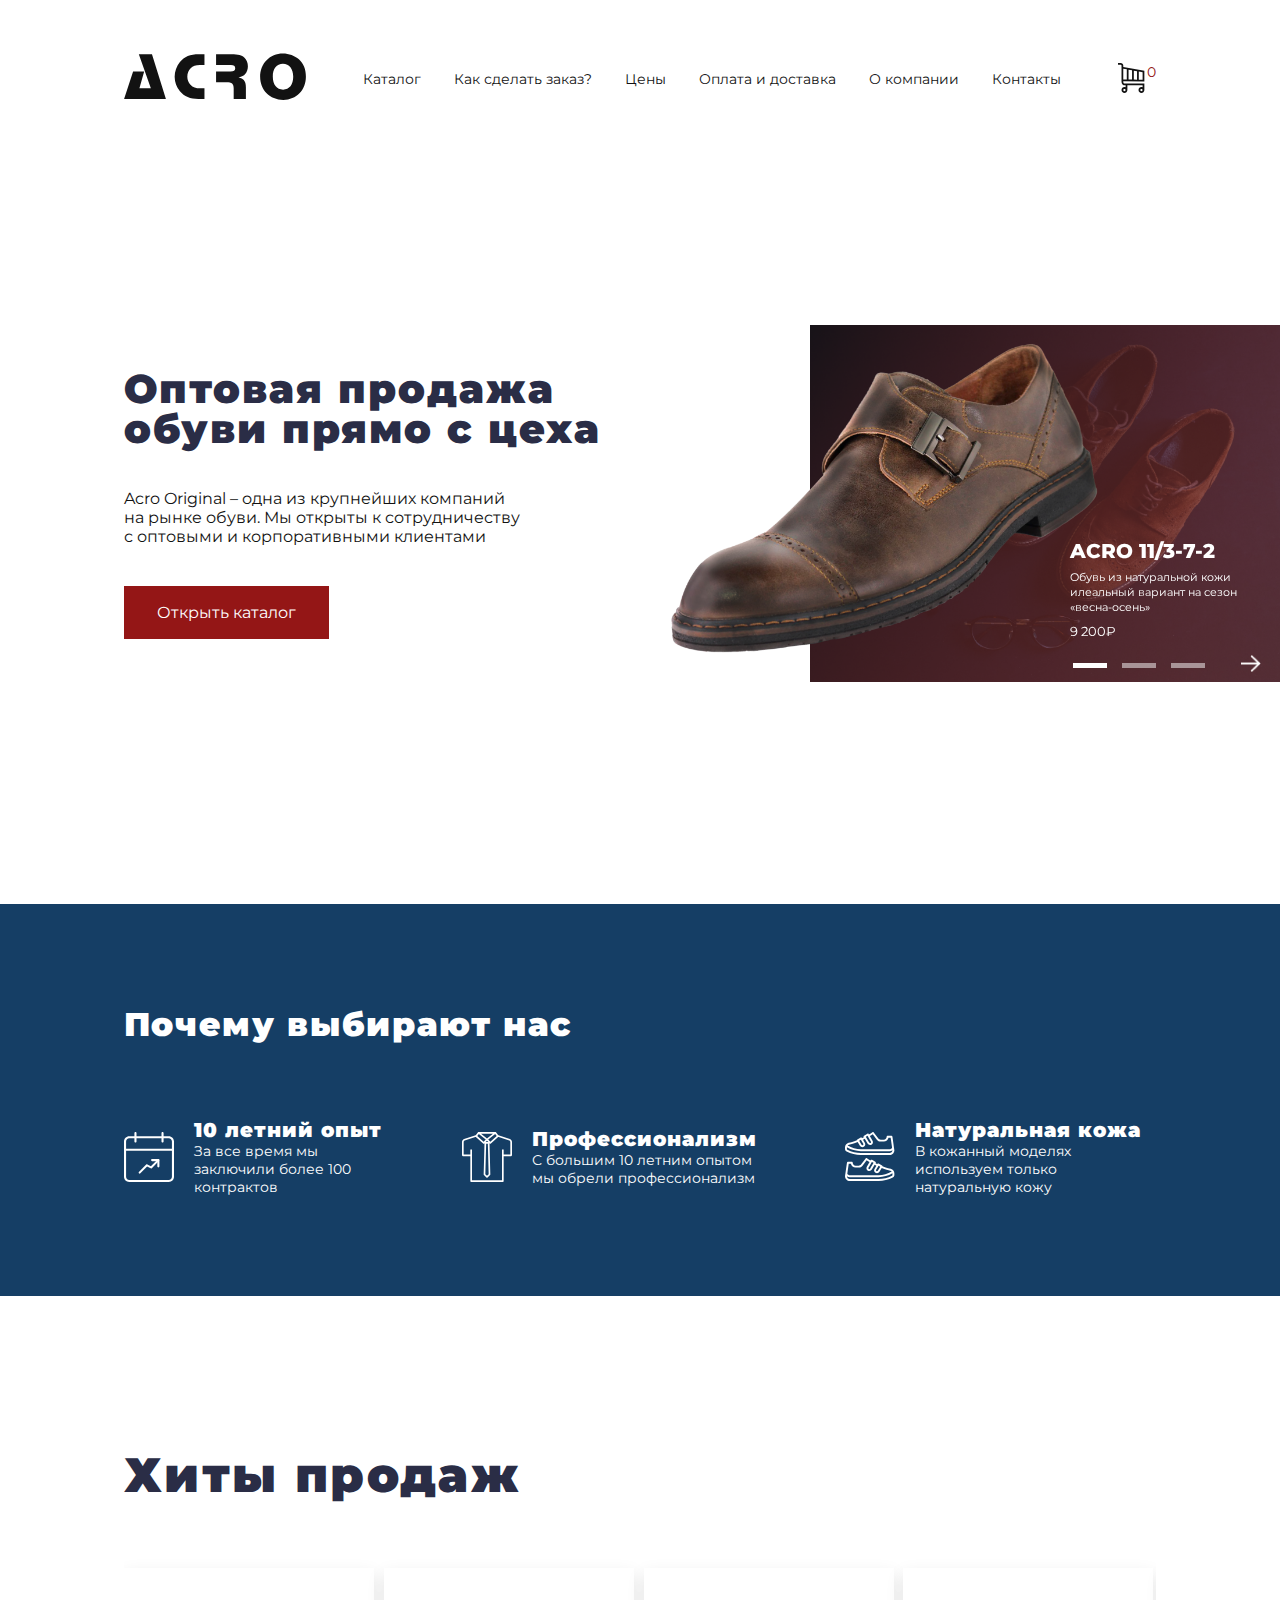
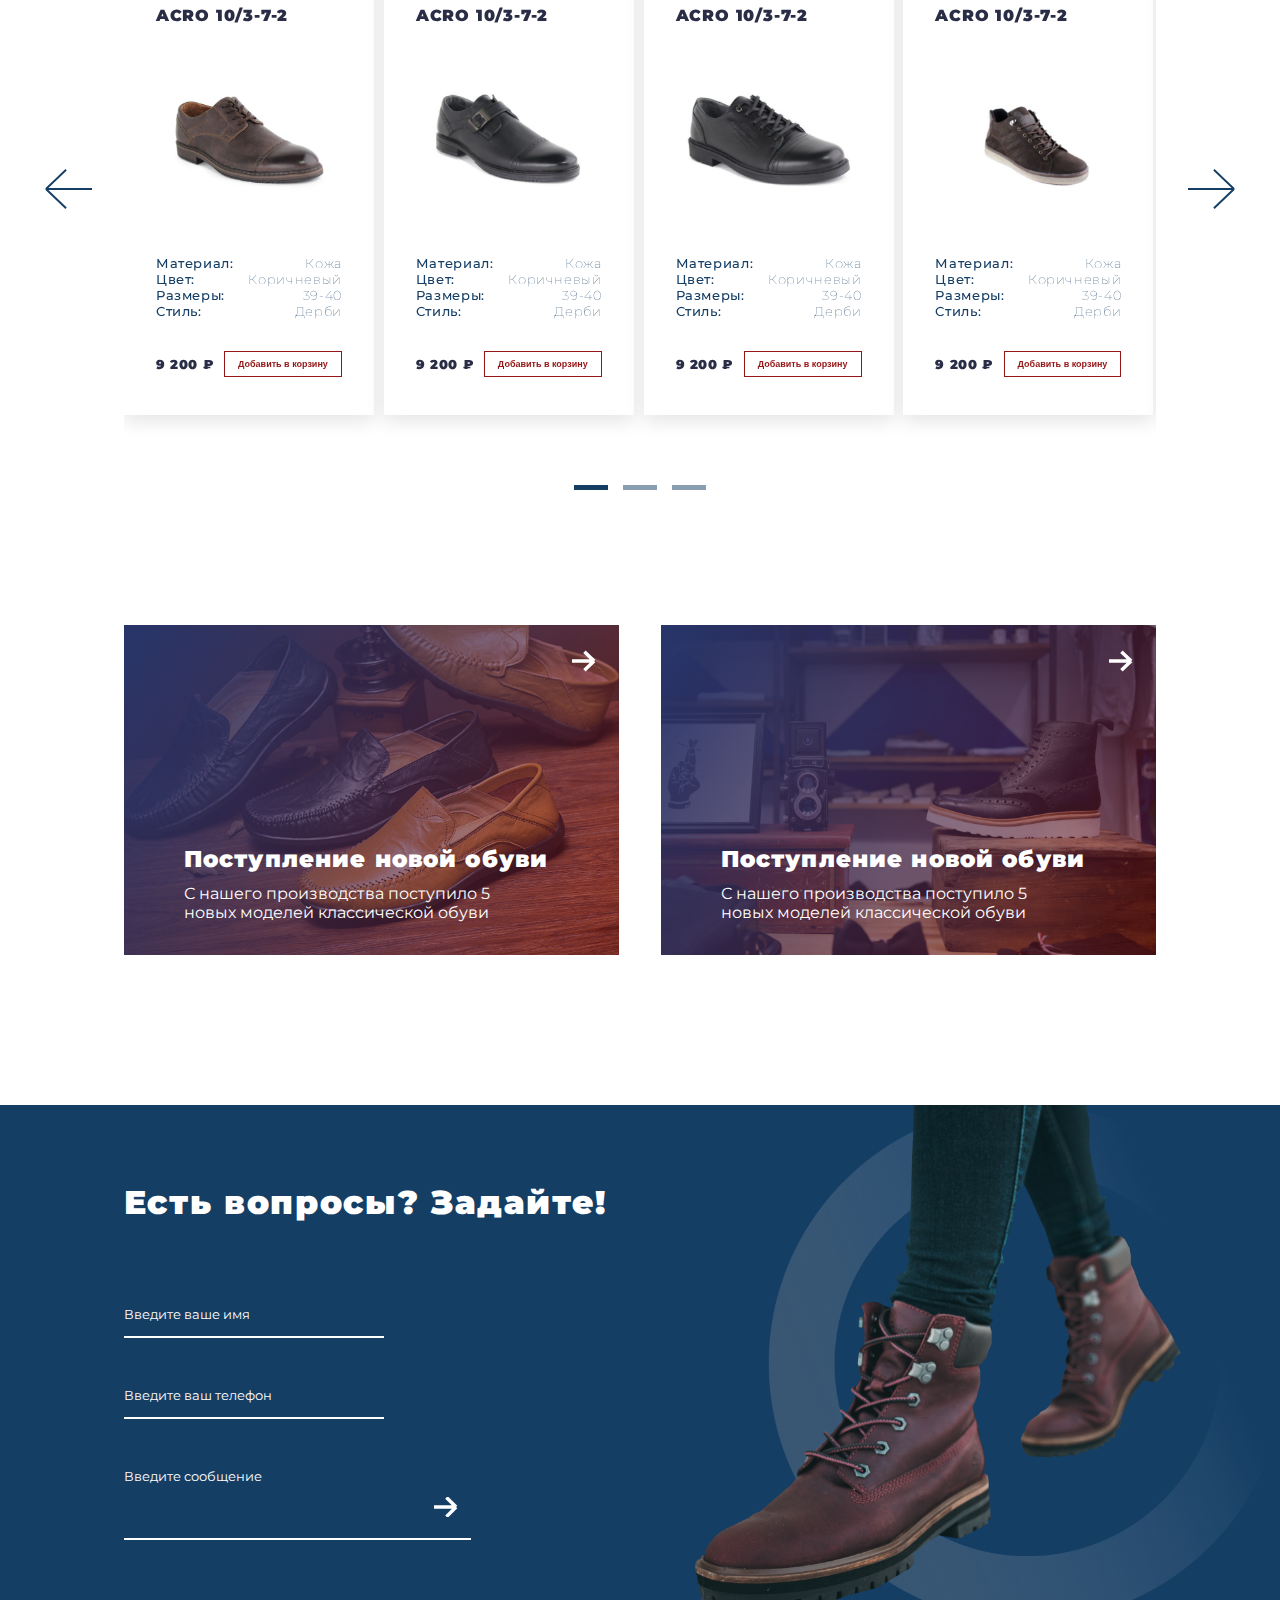
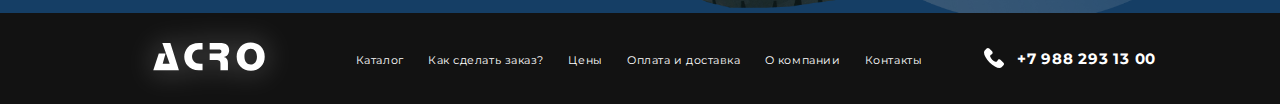
<file: index.html>
<!DOCTYPE html>
<html lang="ru">

<head>
    <meta charset="UTF-8">
    <meta name="viewport" content="width=device-width, initial-scale=1.0">
    <title>Продажа обуви</title>

    <link href="https://fonts.googleapis.com/css2?family=Montserrat:wght@400;900&display=swap" rel="stylesheet">

    <link rel="stylesheet" href="libs/Slick/slick.css">
    <link rel="stylesheet" href="libs/owl-carousel/assets/owl.carousel.css">
    <link rel="stylesheet" href="libs/owl-carousel/assets/owl.theme.default.css">

    <link rel="stylesheet" href="css/main.css">

</head>

<body>

    <header class="header">

        <div class="container">
            <div class="header__nav">

                <div class="header__logo">
                    <div class="header__nav-button">
                        <div class="menu-icon-wrapper">
                            <div class="menu-icon"></div>
                        </div>
                    </div>
                    <a href="index.html">
                        <img src="img/header/header-nav/logo.svg" alt="logo">
                    </a>
                </div>

                <div class="header__nav-link">
                    <a href="catalog.html">Каталог</a>
                    <a href="order.html">Как сделать заказ?</a>
                    <a href="prices.html">Цены</a>
                    <a href="delivery.html">Оплата и доставка</a>
                    <a href="about_company.html">О компании</a>
                    <a href="contacts.html">Контакты</a>
                </div>

                <div class="header__nav-cart">
                    <a href="#">
                        <img src="img/header/header-nav/cart.svg" alt="cart">
                        <p>0</p>
                    </a>
                </div>


            </div>

            <div class="header__promo">
                <div class="header__promo-text">
                    <h1>Оптовая продажа обуви прямо с цеха</h1>
                    <p>
                        Acro Original – одна из крупнейших компаний
                        на рынке обуви. Мы открыты к сотрудничеству
                        с оптовыми и корпоративными клиентами
                    </p>
                    <a href="catalog.html">Открыть каталог</a>
                </div>

                <div class="header__promo-carousel">
                    <div class="owl-carousel owl-carousel-header">

                        <div class="header-slide">

                            <img src="img/header/header-slider/1.png" alt="img">

                            <div class="header-slide__text">
                                <div class="header-slide__text-title">ACRO 11/3-7-2</div>
                                <div class="header-slide__text-subtitle">
                                    Обувь из натуральной кожи илеальный
                                    вариант на сезон «весна-осень»
                                </div>
                                <div class="header-slide__text-price">9 200₽</div>
                            </div>
                        </div>

                        <div class="header-slide">

                            <img src="img/header/header-slider/1.png" alt="img">

                            <div class="header-slide__text">
                                <div class="header-slide__text-title">ACRO 11/3-7-2</div>
                                <div class="header-slide__text-subtitle">
                                    Обувь из натуральной кожи илеальный
                                    вариант на сезон «весна-осень»
                                </div>
                                <div class="header-slide__text-price">9 200₽</div>
                            </div>
                        </div>

                        <div class="header-slide">

                            <img src="img/header/header-slider/1.png" alt="img">

                            <div class="header-slide__text">
                                <div class="header-slide__text-title">ACRO 11/3-7-2</div>
                                <div class="header-slide__text-subtitle">
                                    Обувь из натуральной кожи илеальный
                                    вариант на сезон «весна-осень»
                                </div>
                                <div class="header-slide__text-price">9 200₽</div>
                            </div>
                        </div>

                    </div>
                </div>
            </div>
        </div>

    </header>

    <main>

        <section class="choice">
            <div class="container">
                <h2 class="choice__title">Почему выбирают нас</h2>
                <div class="choice__blocks">

                    <div class="choice__blocks-block">
                        <img src="img/choice/1.svg" alt="img">
                        <div class="choice-text">
                            <div class="choice-title">10 летний опыт</div>
                            <div class="choice-subtitle">
                                За все время мы заключили
                                более 100 контрактов
                            </div>
                        </div>
                    </div>

                    <div class="choice__blocks-block">
                        <img src="img/choice/2.svg" alt="img">
                        <div class="choice-text">
                            <div class="choice-title">Профессионализм</div>
                            <div class="choice-subtitle">
                                С большим 10 летним опытом
                                мы обрели профессионализм
                            </div>
                        </div>
                    </div>

                    <div class="choice__blocks-block">
                        <img src="img/choice/3.svg" alt="img">
                        <div class="choice-text">
                            <div class="choice-title">Натуральная кожа</div>
                            <div class="choice-subtitle">
                                В кожанный моделях используем
                                только натуральную кожу
                            </div>
                        </div>
                    </div>

                </div>
            </div>
        </section>

        <section class="bestsellers">
            <div class="container">
                <h2 class="bestsellers__title">Хиты продаж</h2>
                <div class="owl-carousel owl-bestsellers-slider">

                    <a href="card-product.html" class="bestsellers-card">

                        <div class="bestsellers-card__title">ACRO 10/3-7-2</div>

                        <img src="img/bestsellers/product/1.png" alt="product">

                        <ul>

                            <li>
                                <p>Материал:</p>
                                <span>Кожа</span>
                            </li>

                            <li>
                                <p>Цвет:</p>
                                <span>Коричневый</span>
                            </li>

                            <li>
                                <p>Размеры:</p>
                                <span>39-40</span>
                            </li>

                            <li>
                                <p>Стиль:</p>
                                <span>Дерби</span>
                            </li>

                        </ul>

                        <div class="bestsellers-card__bottom">
                            <div class="bestsellers-card__bottom-price">9 200 ₽</div>
                            <button class="bestsellers-card__bottom-cart">Добавить в корзину</button>
                        </div>

                    </a>

                    <a href="card-product.html" class="bestsellers-card">

                        <div class="bestsellers-card__title">ACRO 10/3-7-2</div>

                        <img src="img/bestsellers/product/2.png" alt="product">

                        <ul>

                            <li>
                                <p>Материал:</p>
                                <span>Кожа</span>
                            </li>

                            <li>
                                <p>Цвет:</p>
                                <span>Коричневый</span>
                            </li>

                            <li>
                                <p>Размеры:</p>
                                <span>39-40</span>
                            </li>

                            <li>
                                <p>Стиль:</p>
                                <span>Дерби</span>
                            </li>

                        </ul>

                        <div class="bestsellers-card__bottom">
                            <div class="bestsellers-card__bottom-price">9 200 ₽</div>
                            <button class="bestsellers-card__bottom-cart">Добавить в корзину</button>
                        </div>

                    </a>

                    <a href="card-product.html" class="bestsellers-card">

                        <div class="bestsellers-card__title">ACRO 10/3-7-2</div>

                        <img src="img/bestsellers/product/3.png" alt="product">

                        <ul>

                            <li>
                                <p>Материал:</p>
                                <span>Кожа</span>
                            </li>

                            <li>
                                <p>Цвет:</p>
                                <span>Коричневый</span>
                            </li>

                            <li>
                                <p>Размеры:</p>
                                <span>39-40</span>
                            </li>

                            <li>
                                <p>Стиль:</p>
                                <span>Дерби</span>
                            </li>

                        </ul>

                        <div class="bestsellers-card__bottom">
                            <div class="bestsellers-card__bottom-price">9 200 ₽</div>
                            <button class="bestsellers-card__bottom-cart">Добавить в корзину</button>
                        </div>

                    </a>

                    <a href="card-product.html" class="bestsellers-card">

                        <div class="bestsellers-card__title">ACRO 10/3-7-2</div>

                        <img src="img/bestsellers/product/4.png" alt="product">

                        <ul>

                            <li>
                                <p>Материал:</p>
                                <span>Кожа</span>
                            </li>

                            <li>
                                <p>Цвет:</p>
                                <span>Коричневый</span>
                            </li>

                            <li>
                                <p>Размеры:</p>
                                <span>39-40</span>
                            </li>

                            <li>
                                <p>Стиль:</p>
                                <span>Дерби</span>
                            </li>

                        </ul>

                        <div class="bestsellers-card__bottom">
                            <div class="bestsellers-card__bottom-price">9 200 ₽</div>
                            <button class="bestsellers-card__bottom-cart">Добавить в корзину</button>
                        </div>

                    </a>


                    <a href="card-product.html" class="bestsellers-card">

                        <div class="bestsellers-card__title">ACRO 10/3-7-2</div>

                        <img src="img/bestsellers/product/1.png" alt="product">

                        <ul>

                            <li>
                                <p>Материал:</p>
                                <span>Кожа</span>
                            </li>

                            <li>
                                <p>Цвет:</p>
                                <span>Коричневый</span>
                            </li>

                            <li>
                                <p>Размеры:</p>
                                <span>39-40</span>
                            </li>

                            <li>
                                <p>Стиль:</p>
                                <span>Дерби</span>
                            </li>

                        </ul>

                        <div class="bestsellers-card__bottom">
                            <div class="bestsellers-card__bottom-price">9 200 ₽</div>
                            <button class="bestsellers-card__bottom-cart">Добавить в корзину</button>
                        </div>

                    </a>

                    <a href="card-product.html" class="bestsellers-card">

                        <div class="bestsellers-card__title">ACRO 10/3-7-2</div>

                        <img src="img/bestsellers/product/2.png" alt="product">

                        <ul>

                            <li>
                                <p>Материал:</p>
                                <span>Кожа</span>
                            </li>

                            <li>
                                <p>Цвет:</p>
                                <span>Коричневый</span>
                            </li>

                            <li>
                                <p>Размеры:</p>
                                <span>39-40</span>
                            </li>

                            <li>
                                <p>Стиль:</p>
                                <span>Дерби</span>
                            </li>

                        </ul>

                        <div class="bestsellers-card__bottom">
                            <div class="bestsellers-card__bottom-price">9 200 ₽</div>
                            <button class="bestsellers-card__bottom-cart">Добавить в корзину</button>
                        </div>

                    </a>

                    <a href="card-product.html" class="bestsellers-card">

                        <div class="bestsellers-card__title">ACRO 10/3-7-2</div>

                        <img src="img/bestsellers/product/3.png" alt="product">

                        <ul>

                            <li>
                                <p>Материал:</p>
                                <span>Кожа</span>
                            </li>

                            <li>
                                <p>Цвет:</p>
                                <span>Коричневый</span>
                            </li>

                            <li>
                                <p>Размеры:</p>
                                <span>39-40</span>
                            </li>

                            <li>
                                <p>Стиль:</p>
                                <span>Дерби</span>
                            </li>

                        </ul>

                        <div class="bestsellers-card__bottom">
                            <div class="bestsellers-card__bottom-price">9 200 ₽</div>
                            <button class="bestsellers-card__bottom-cart">Добавить в корзину</button>
                        </div>

                    </a>

                    <a href="card-product.html" class="bestsellers-card">

                        <div class="bestsellers-card__title">ACRO 10/3-7-2</div>

                        <img src="img/bestsellers/product/4.png" alt="product">

                        <ul>

                            <li>
                                <p>Материал:</p>
                                <span>Кожа</span>
                            </li>

                            <li>
                                <p>Цвет:</p>
                                <span>Коричневый</span>
                            </li>

                            <li>
                                <p>Размеры:</p>
                                <span>39-40</span>
                            </li>

                            <li>
                                <p>Стиль:</p>
                                <span>Дерби</span>
                            </li>

                        </ul>

                        <div class="bestsellers-card__bottom">
                            <div class="bestsellers-card__bottom-price">9 200 ₽</div>
                            <button class="bestsellers-card__bottom-cart">Добавить в корзину</button>
                        </div>

                    </a>

                    <a href="card-product.html" class="bestsellers-card">

                        <div class="bestsellers-card__title">ACRO 10/3-7-2</div>

                        <img src="img/bestsellers/product/1.png" alt="product">

                        <ul>

                            <li>
                                <p>Материал:</p>
                                <span>Кожа</span>
                            </li>

                            <li>
                                <p>Цвет:</p>
                                <span>Коричневый</span>
                            </li>

                            <li>
                                <p>Размеры:</p>
                                <span>39-40</span>
                            </li>

                            <li>
                                <p>Стиль:</p>
                                <span>Дерби</span>
                            </li>

                        </ul>

                        <div class="bestsellers-card__bottom">
                            <div class="bestsellers-card__bottom-price">9 200 ₽</div>
                            <button class="bestsellers-card__bottom-cart">Добавить в корзину</button>
                        </div>

                    </a>

                    <a href="card-product.html" class="bestsellers-card">

                        <div class="bestsellers-card__title">ACRO 10/3-7-2</div>

                        <img src="img/bestsellers/product/2.png" alt="product">

                        <ul>

                            <li>
                                <p>Материал:</p>
                                <span>Кожа</span>
                            </li>

                            <li>
                                <p>Цвет:</p>
                                <span>Коричневый</span>
                            </li>

                            <li>
                                <p>Размеры:</p>
                                <span>39-40</span>
                            </li>

                            <li>
                                <p>Стиль:</p>
                                <span>Дерби</span>
                            </li>

                        </ul>

                        <div class="bestsellers-card__bottom">
                            <div class="bestsellers-card__bottom-price">9 200 ₽</div>
                            <button class="bestsellers-card__bottom-cart">Добавить в корзину</button>
                        </div>

                    </a>

                    <a href="card-product.html" class="bestsellers-card">

                        <div class="bestsellers-card__title">ACRO 10/3-7-2</div>

                        <img src="img/bestsellers/product/3.png" alt="product">

                        <ul>

                            <li>
                                <p>Материал:</p>
                                <span>Кожа</span>
                            </li>

                            <li>
                                <p>Цвет:</p>
                                <span>Коричневый</span>
                            </li>

                            <li>
                                <p>Размеры:</p>
                                <span>39-40</span>
                            </li>

                            <li>
                                <p>Стиль:</p>
                                <span>Дерби</span>
                            </li>

                        </ul>

                        <div class="bestsellers-card__bottom">
                            <div class="bestsellers-card__bottom-price">9 200 ₽</div>
                            <button class="bestsellers-card__bottom-cart">Добавить в корзину</button>
                        </div>

                    </a>

                    <a href="card-product.html" class="bestsellers-card">

                        <div class="bestsellers-card__title">ACRO 10/3-7-2</div>

                        <img src="img/bestsellers/product/4.png" alt="product">

                        <ul>

                            <li>
                                <p>Материал:</p>
                                <span>Кожа</span>
                            </li>

                            <li>
                                <p>Цвет:</p>
                                <span>Коричневый</span>
                            </li>

                            <li>
                                <p>Размеры:</p>
                                <span>39-40</span>
                            </li>

                            <li>
                                <p>Стиль:</p>
                                <span>Дерби</span>
                            </li>

                        </ul>

                        <div class="bestsellers-card__bottom">
                            <div class="bestsellers-card__bottom-price">9 200 ₽</div>
                            <button class="bestsellers-card__bottom-cart">Добавить в корзину</button>
                        </div>

                    </a>


                </div>
            </div>
        </section>

        <section class="news">
            <div class="container container--news">

                <a href="#" class="news__block" style="background-image: linear-gradient(122.94deg, #27356A 0%, rgba(148, 22, 22, 0.42) 100%),
            url(img/news/news-bg/1.png);">
                    <img src="img/news/arrow/arrow.svg" alt="arrow">
                    <h3 class="news__block-text-title">Поступление новой обуви</h3>
                    <div class="news__block-text-subtitle">
                        С нашего производства поступило 5
                        новых моделей классической обуви
                    </div>
                </a>

                <a href="#" class="news__block" style="background-image: linear-gradient(122.94deg, #27356A 0%, rgba(148, 22, 22, 0.42) 100%),
            url(img/news/news-bg/2.png);">
                    <img src="img/news/arrow/arrow.svg" alt="arrow">
                    <h3 class="news__block-text-title">Поступление новой обуви</h3>
                    <div class="news__block-text-subtitle">
                        С нашего производства поступило 5
                        новых моделей классической обуви
                    </div>
                </a>

            </div>
        </section>

        <section class="feedback">
            <div class="container">
                <img src="img/feedback/bg.png" alt="feedback">
                <h2 class="feedback__title">Есть вопросы? Задайте!</h2>
                <form action="#">
                    <input type="text" name="name" placeholder="Введите ваше имя">
                    <input type="number" name="telephone" placeholder="Введите ваш телефон">
                    <input type="text" name="message" placeholder="Введите сообщение">
                    <button type="submit"></button>
                </form>
            </div>
        </section>

    </main>

    <footer class="footer">
        <div class="container">
            <div class="footer__nav">

                <div class="footer__logo">
                    <a href="index.html">
                        <img src="img/footer/logo/logo.svg" alt="logo">
                    </a>
                </div>

                <div class="footer__nav-link">
                    <a href="catalog.html">Каталог</a>
                    <a href="order.html">Как сделать заказ?</a>
                    <a href="prices.html">Цены</a>
                    <a href="delivery.html">Оплата и доставка</a>
                    <a href="about_company.html">О компании</a>
                    <a href="contacts.html">Контакты</a>
                </div>

                <div class="footer__telephone">
                    <img src="img/footer/icon/icon.svg" alt="telephone">
                    <div class="footer__telephone-number">+7 988 293 13 00</div>
                </div>

            </div>
        </div>
    </footer>

    <script src="libs/jquery/jquery-3.4.1.min.js"></script>

    <script src="libs/Slick/slick.js"></script>
    <script src="libs/owl-carousel/owl.carousel.js"></script>
    <script src="js/main.js"></script>
</body>

</html>
</file>
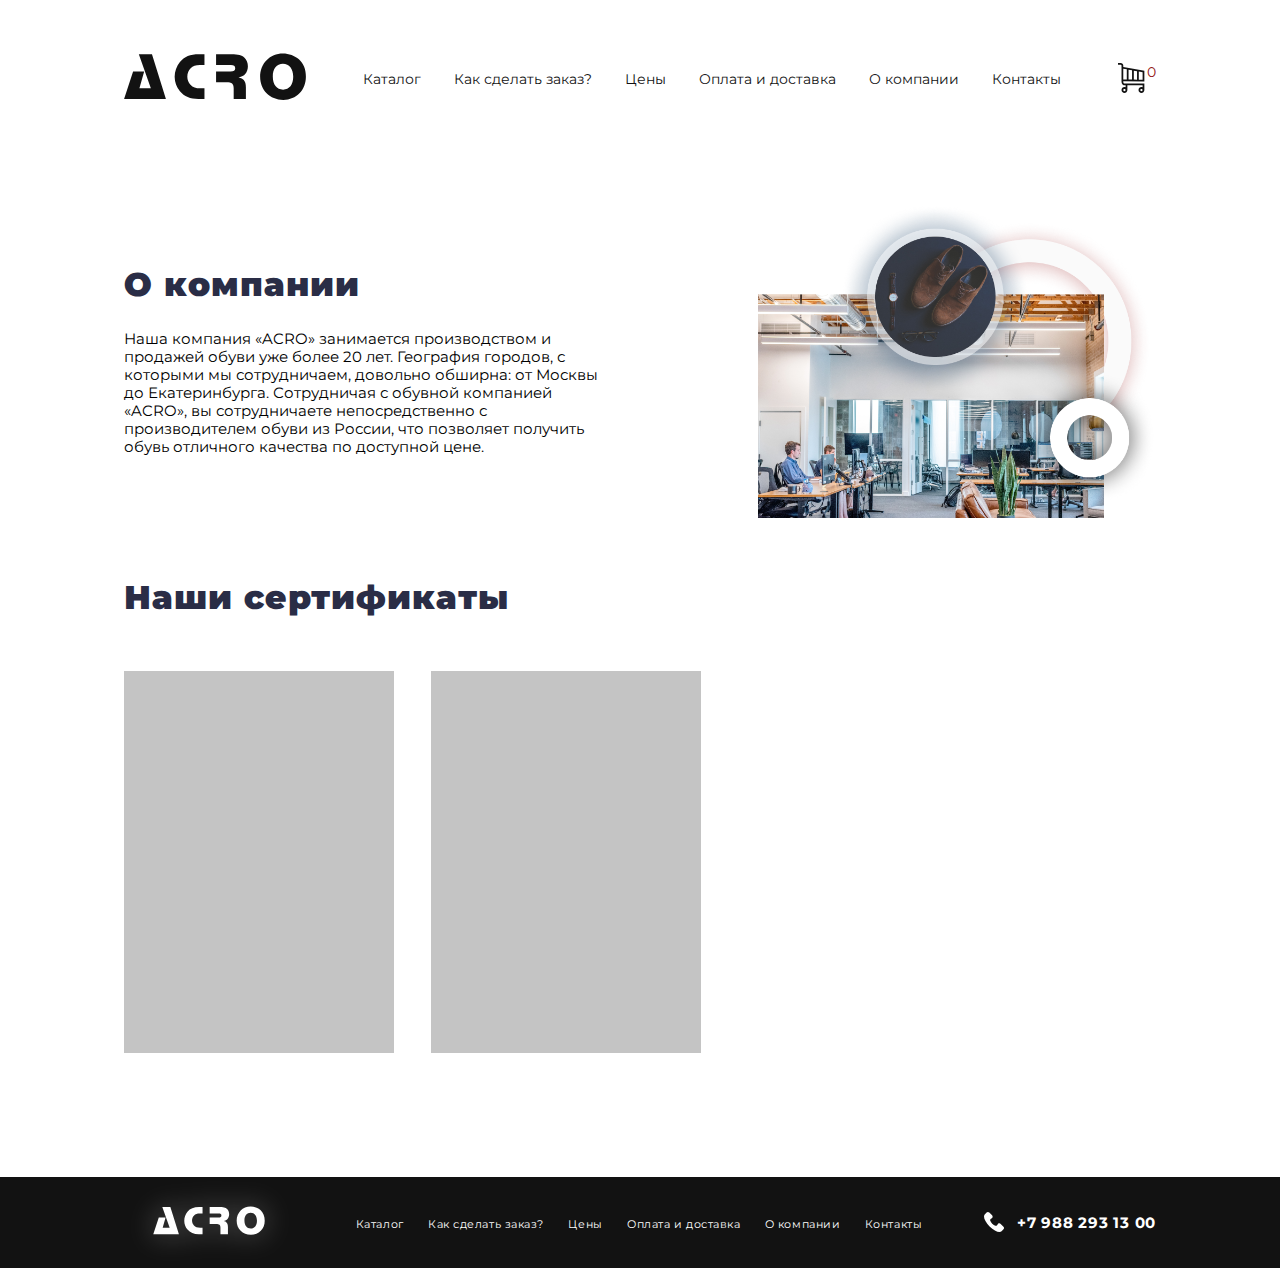
<file: about_company.html>
<!DOCTYPE html>
<html lang="ru">

<head>
    <meta charset="UTF-8">
    <meta name="viewport" content="width=device-width, initial-scale=1.0">
    <title>Catalog</title>

    <link href="https://fonts.googleapis.com/css2?family=Montserrat:wght@400;900&display=swap" rel="stylesheet">

    <link rel="stylesheet" href="about_company/css/main.css">
</head>

<body>
    <header class="header">

        <div class="container">
            <div class="header__nav">

                <div class="header__logo">
                    <div class="header__nav-button">
                        <div class="menu-icon-wrapper">
                            <div class="menu-icon"></div>
                        </div>
                    </div>
                    <a href="index.html">
                        <img src="img/header/header-nav/logo.svg" alt="logo">
                    </a>
                </div>

                <div class="header__nav-link">
                    <a href="catalog.html">Каталог</a>
                    <a href="order.html">Как сделать заказ?</a>
                    <a href="prices.html">Цены</a>
                    <a href="delivery.html">Оплата и доставка</a>
                    <a href="about_company.html">О компании</a>
                    <a href="contacts.html">Контакты</a>
                </div>

                <div class="header__nav-cart">
                    <a href="#">
                        <img src="img/header/header-nav/cart.svg" alt="cart">
                        <p>0</p>
                    </a>
                </div>

            </div>
        </div>

    </header>

    <main>
        <div class="container">
            <section class="about-company-row">
                <div class="about-company-row__text">
                    <h1 class="about-company-row__text-title">О компании</h1>
                    <p class="about-company-row__text-subtitle">
                        Наша компания «ACRO» занимается производством
                        и продажей обуви уже более 20 лет. География городов,
                        с которыми мы сотрудничаем, довольно обширна:
                        от Москвы до Екатеринбурга.
                        Сотрудничая с обувной компанией «ACRO», вы сотрудничаете непосредственно
                        с производителем обуви из России, что позволяет получить обувь отличного качества по доступной
                        цене.
                    </p>
                </div>

                <img src="about_company/img/1.png" alt="about-company" class="about-company-img">
            </section>

            <section class="certificates">
                <h2 class="certificates__title">Наши сертификаты</h2>
                <div class="certificates__img">
                    <img src="about_company/img/certificates/1.svg" alt="certificates">
                    <img src="about_company/img/certificates/1.svg" alt="certificates">
                </div>
            </section>
        </div>
    </main>

    <footer class="footer">
        <div class="container">
            <div class="footer__nav">

                <div class="footer__logo">
                    <a href="index.html">
                        <img src="img/footer/logo/logo.svg" alt="logo">
                    </a>
                </div>

                <div class="footer__nav-link">
                    <a href="catalog.html">Каталог</a>
                    <a href="order.html">Как сделать заказ?</a>
                    <a href="prices.html">Цены</a>
                    <a href="delivery.html">Оплата и доставка</a>
                    <a href="about_company.html">О компании</a>
                    <a href="contacts.html">Контакты</a>
                </div>

                <div class="footer__telephone">
                    <img src="img/footer/icon/icon.svg" alt="telephone">
                    <div class="footer__telephone-number">+7 988 293 13 00</div>
                </div>

            </div>
        </div>
    </footer>

    <script src="libs/jquery/jquery-3.4.1.min.js"></script>
    <script src="js/main.js"></script>
</body>

</html>
</file>
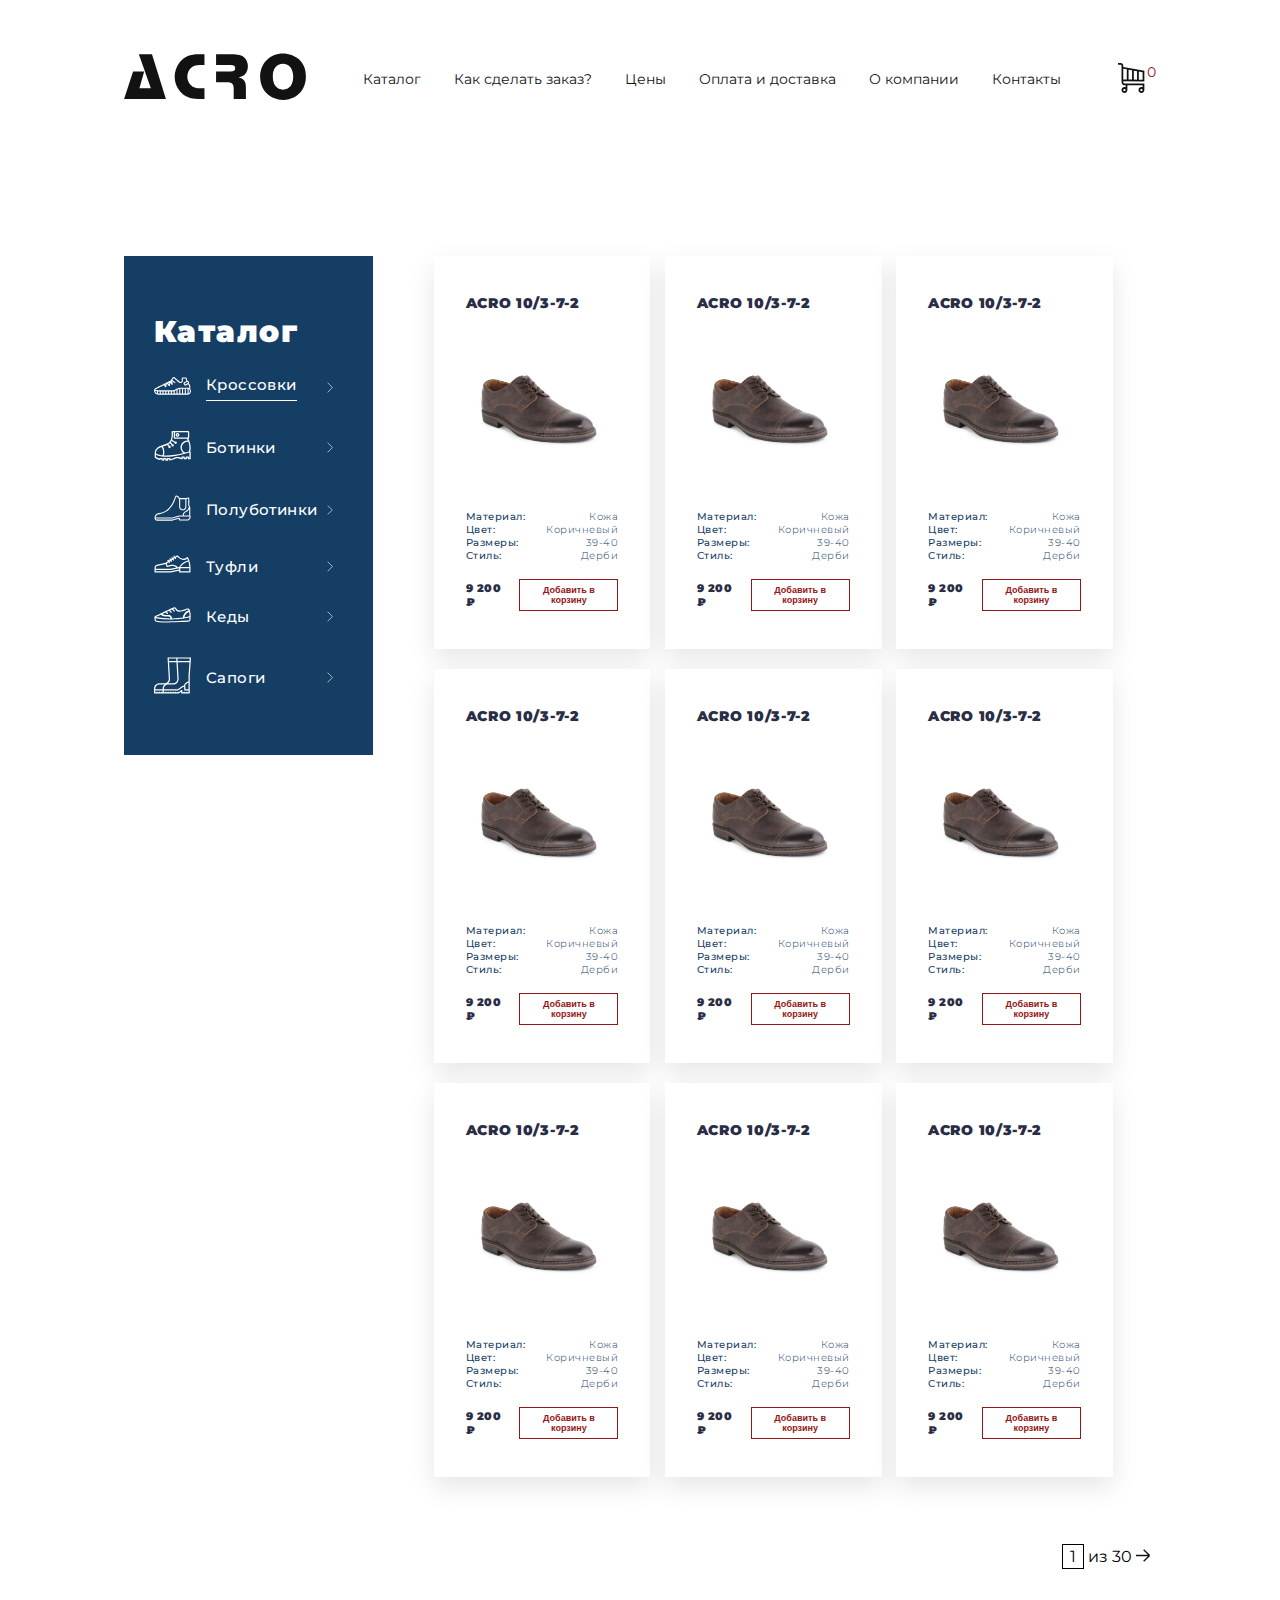
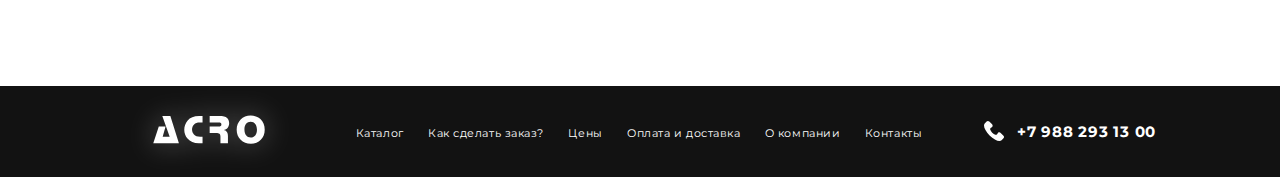
<file: catalog.html>
<!DOCTYPE html>
<html lang="ru">

<head>
    <meta charset="UTF-8">
    <meta name="viewport" content="width=device-width, initial-scale=1.0">
    <title>Catalog</title>
    
    <link href="https://fonts.googleapis.com/css2?family=Montserrat:wght@400;900&display=swap" rel="stylesheet">

    <link rel="stylesheet" href="catalog/css/main.css">
</head>

<body>
    <header class="header">

        <div class="container">
            <div class="header__nav">

                <div class="header__logo">
                    <div class="header__nav-button">
                        <div class="menu-icon-wrapper">
                            <div class="menu-icon"></div>
                        </div>
                    </div>
                    <a href="index.html">
                        <img src="img/header/header-nav/logo.svg" alt="logo">
                    </a>
                </div>

                <div class="header__nav-link">
                    <a href="catalog.html">Каталог</a>
                    <a href="order.html">Как сделать заказ?</a>
                    <a href="prices.html">Цены</a>
                    <a href="delivery.html">Оплата и доставка</a>
                    <a href="about_company.html">О компании</a>
                    <a href="contacts.html">Контакты</a>
                </div>

                <div class="header__nav-cart">
                    <a href="#">
                        <img src="img/header/header-nav/cart.svg" alt="cart">
                        <p>0</p>
                    </a>
                </div>

            </div>
        </div>

    </header>

    <main>
        <div class="container main__container">
            <div class="sidebar">

                <h1 class="sidebar__title">Каталог</h1>
                <nav class="sidebar__navigation">
                    <ul class="navigation__list">

                        <li class="navigation__item active">

                            <div class="navigation__item-icon">
                                <img src="catalog/img/sidebar/logo/1.svg" alt="icon">
                            </div>

                            <div class="navigation__item-title">Кроссовки</div>

                            <div class="navigation__item-arrow">
                                <img src="catalog/img/sidebar/arrow/arrow.svg" alt="arrow-icon">
                            </div>

                        </li>

                        <li class="navigation__item">

                            <div class="navigation__item-icon">
                                <img src="catalog/img/sidebar/logo/2.svg" alt="icon">
                            </div>

                            <div class="navigation__item-title">Ботинки</div>

                            <div class="navigation__item-arrow">
                                <img src="catalog/img/sidebar/arrow/arrow.svg" alt="arrow-icon">
                            </div>

                        </li>

                        <li class="navigation__item">

                            <div class="navigation__item-icon">
                                <img src="catalog/img/sidebar/logo/3.svg" alt="icon">
                            </div>

                            <div class="navigation__item-title">Полуботинки</div>

                            <div class="navigation__item-arrow">
                                <img src="catalog/img/sidebar/arrow/arrow.svg" alt="arrow-icon">
                            </div>

                        </li>

                        <li class="navigation__item">

                            <div class="navigation__item-icon">
                                <img src="catalog/img/sidebar/logo/4.svg" alt="icon">
                            </div>

                            <div class="navigation__item-title">Туфли</div>

                            <div class="navigation__item-arrow">
                                <img src="catalog/img/sidebar/arrow/arrow.svg" alt="arrow-icon">
                            </div>

                        </li>

                        <li class="navigation__item">

                            <div class="navigation__item-icon">
                                <img src="catalog/img/sidebar/logo/5.svg" alt="icon">
                            </div>

                            <div class="navigation__item-title">Кеды</div>

                            <div class="navigation__item-arrow">
                                <img src="catalog/img/sidebar/arrow/arrow.svg" alt="arrow-icon">
                            </div>

                        </li>

                        <li class="navigation__item">

                            <div class="navigation__item-icon">
                                <img src="catalog/img/sidebar/logo/6.svg" alt="icon">
                            </div>

                            <div class="navigation__item-title">Сапоги</div>

                            <div class="navigation__item-arrow">
                                <img src="catalog/img/sidebar/arrow/arrow.svg" alt="arrow-icon">
                            </div>

                        </li>

                    </ul>
                </nav>

            </div>

            <div class="cards">

                <a href="card-product.html" class="cards__card">

                    <div class="cards__card__title">ACRO 10/3-7-2</div>

                    <img src="img/bestsellers/product/1.png" alt="product">

                    <ul>

                        <li>
                            <p>Материал:</p>
                            <span>Кожа</span>
                        </li>

                        <li>
                            <p>Цвет:</p>
                            <span>Коричневый</span>
                        </li>

                        <li>
                            <p>Размеры:</p>
                            <span>39-40</span>
                        </li>

                        <li>
                            <p>Стиль:</p>
                            <span>Дерби</span>
                        </li>

                    </ul>

                    <div class="cards__card__bottom">
                        <div class="cards__card__bottom-price">9 200 ₽</div>
                        <button class="cards__card__bottom-cart">Добавить в корзину</button>
                    </div>

                </a>
        
                <a href="card-product.html" class="cards__card">

                    <div class="cards__card__title">ACRO 10/3-7-2</div>

                    <img src="img/bestsellers/product/1.png" alt="product">

                    <ul>

                        <li>
                            <p>Материал:</p>
                            <span>Кожа</span>
                        </li>

                        <li>
                            <p>Цвет:</p>
                            <span>Коричневый</span>
                        </li>

                        <li>
                            <p>Размеры:</p>
                            <span>39-40</span>
                        </li>

                        <li>
                            <p>Стиль:</p>
                            <span>Дерби</span>
                        </li>

                    </ul>

                    <div class="cards__card__bottom">
                        <div class="cards__card__bottom-price">9 200 ₽</div>
                        <button class="cards__card__bottom-cart">Добавить в корзину</button>
                    </div>

                </a>

                <a href="card-product.html" class="cards__card">

                    <div class="cards__card__title">ACRO 10/3-7-2</div>

                    <img src="img/bestsellers/product/1.png" alt="product">

                    <ul>

                        <li>
                            <p>Материал:</p>
                            <span>Кожа</span>
                        </li>

                        <li>
                            <p>Цвет:</p>
                            <span>Коричневый</span>
                        </li>

                        <li>
                            <p>Размеры:</p>
                            <span>39-40</span>
                        </li>

                        <li>
                            <p>Стиль:</p>
                            <span>Дерби</span>
                        </li>

                    </ul>

                    <div class="cards__card__bottom">
                        <div class="cards__card__bottom-price">9 200 ₽</div>
                        <button class="cards__card__bottom-cart">Добавить в корзину</button>
                    </div>

                </a>
        
                <a href="card-product.html" class="cards__card">

                    <div class="cards__card__title">ACRO 10/3-7-2</div>

                    <img src="img/bestsellers/product/1.png" alt="product">

                    <ul>

                        <li>
                            <p>Материал:</p>
                            <span>Кожа</span>
                        </li>

                        <li>
                            <p>Цвет:</p>
                            <span>Коричневый</span>
                        </li>

                        <li>
                            <p>Размеры:</p>
                            <span>39-40</span>
                        </li>

                        <li>
                            <p>Стиль:</p>
                            <span>Дерби</span>
                        </li>

                    </ul>

                    <div class="cards__card__bottom">
                        <div class="cards__card__bottom-price">9 200 ₽</div>
                        <button class="cards__card__bottom-cart">Добавить в корзину</button>
                    </div>

                </a>

                <a href="card-product.html" class="cards__card">

                    <div class="cards__card__title">ACRO 10/3-7-2</div>

                    <img src="img/bestsellers/product/1.png" alt="product">

                    <ul>

                        <li>
                            <p>Материал:</p>
                            <span>Кожа</span>
                        </li>

                        <li>
                            <p>Цвет:</p>
                            <span>Коричневый</span>
                        </li>

                        <li>
                            <p>Размеры:</p>
                            <span>39-40</span>
                        </li>

                        <li>
                            <p>Стиль:</p>
                            <span>Дерби</span>
                        </li>

                    </ul>

                    <div class="cards__card__bottom">
                        <div class="cards__card__bottom-price">9 200 ₽</div>
                        <button class="cards__card__bottom-cart">Добавить в корзину</button>
                    </div>

                </a>

                <a href="card-product.html" class="cards__card">

                    <div class="cards__card__title">ACRO 10/3-7-2</div>

                    <img src="img/bestsellers/product/1.png" alt="product">

                    <ul>

                        <li>
                            <p>Материал:</p>
                            <span>Кожа</span>
                        </li>

                        <li>
                            <p>Цвет:</p>
                            <span>Коричневый</span>
                        </li>

                        <li>
                            <p>Размеры:</p>
                            <span>39-40</span>
                        </li>

                        <li>
                            <p>Стиль:</p>
                            <span>Дерби</span>
                        </li>

                    </ul>

                    <div class="cards__card__bottom">
                        <div class="cards__card__bottom-price">9 200 ₽</div>
                        <button class="cards__card__bottom-cart">Добавить в корзину</button>
                    </div>

                </a>

                <a href="card-product.html" class="cards__card">

                    <div class="cards__card__title">ACRO 10/3-7-2</div>

                    <img src="img/bestsellers/product/1.png" alt="product">

                    <ul>

                        <li>
                            <p>Материал:</p>
                            <span>Кожа</span>
                        </li>

                        <li>
                            <p>Цвет:</p>
                            <span>Коричневый</span>
                        </li>

                        <li>
                            <p>Размеры:</p>
                            <span>39-40</span>
                        </li>

                        <li>
                            <p>Стиль:</p>
                            <span>Дерби</span>
                        </li>

                    </ul>

                    <div class="cards__card__bottom">
                        <div class="cards__card__bottom-price">9 200 ₽</div>
                        <button class="cards__card__bottom-cart">Добавить в корзину</button>
                    </div>

                </a>

                <a href="card-product.html" class="cards__card">

                    <div class="cards__card__title">ACRO 10/3-7-2</div>

                    <img src="img/bestsellers/product/1.png" alt="product">

                    <ul>

                        <li>
                            <p>Материал:</p>
                            <span>Кожа</span>
                        </li>

                        <li>
                            <p>Цвет:</p>
                            <span>Коричневый</span>
                        </li>

                        <li>
                            <p>Размеры:</p>
                            <span>39-40</span>
                        </li>

                        <li>
                            <p>Стиль:</p>
                            <span>Дерби</span>
                        </li>

                    </ul>

                    <div class="cards__card__bottom">
                        <div class="cards__card__bottom-price">9 200 ₽</div>
                        <button class="cards__card__bottom-cart">Добавить в корзину</button>
                    </div>

                </a>

                <a href="card-product.html" class="cards__card">

                    <div class="cards__card__title">ACRO 10/3-7-2</div>

                    <img src="img/bestsellers/product/1.png" alt="product">

                    <ul>

                        <li>
                            <p>Материал:</p>
                            <span>Кожа</span>
                        </li>

                        <li>
                            <p>Цвет:</p>
                            <span>Коричневый</span>
                        </li>

                        <li>
                            <p>Размеры:</p>
                            <span>39-40</span>
                        </li>

                        <li>
                            <p>Стиль:</p>
                            <span>Дерби</span>
                        </li>

                    </ul>

                    <div class="cards__card__bottom">
                        <div class="cards__card__bottom-price">9 200 ₽</div>
                        <button class="cards__card__bottom-cart">Добавить в корзину</button>
                    </div>

                </a>

                <div class="pagination">
                    <a href="#">1</a>
                    из
                    <a href="#">30</a>
                    <a href="#"><img src="catalog/img/card/arrow/arrow.svg" alt="arrow"></a>
                </div>

            </div>
        </div>
    </main>

    <footer class="footer">
        <div class="container">
            <div class="footer__nav">

                <div class="footer__logo">
                    <a href="index.html">
                        <img src="img/footer/logo/logo.svg" alt="logo">
                    </a>
                </div>

                <div class="footer__nav-link">
                    <a href="catalog.html">Каталог</a>
                    <a href="order.html">Как сделать заказ?</a>
                    <a href="prices.html">Цены</a>
                    <a href="delivery.html">Оплата и доставка</a>
                    <a href="about_company.html">О компании</a>
                    <a href="contacts.html">Контакты</a>
                </div>

                <div class="footer__telephone">
                    <img src="img/footer/icon/icon.svg" alt="telephone">
                    <div class="footer__telephone-number">+7 988 293 13 00</div>
                </div>

            </div>
        </div>
    </footer>

    <script src="libs/jquery/jquery-3.4.1.min.js"></script>
    <script src="js/main.js"></script>
</body>

</html>
</file>
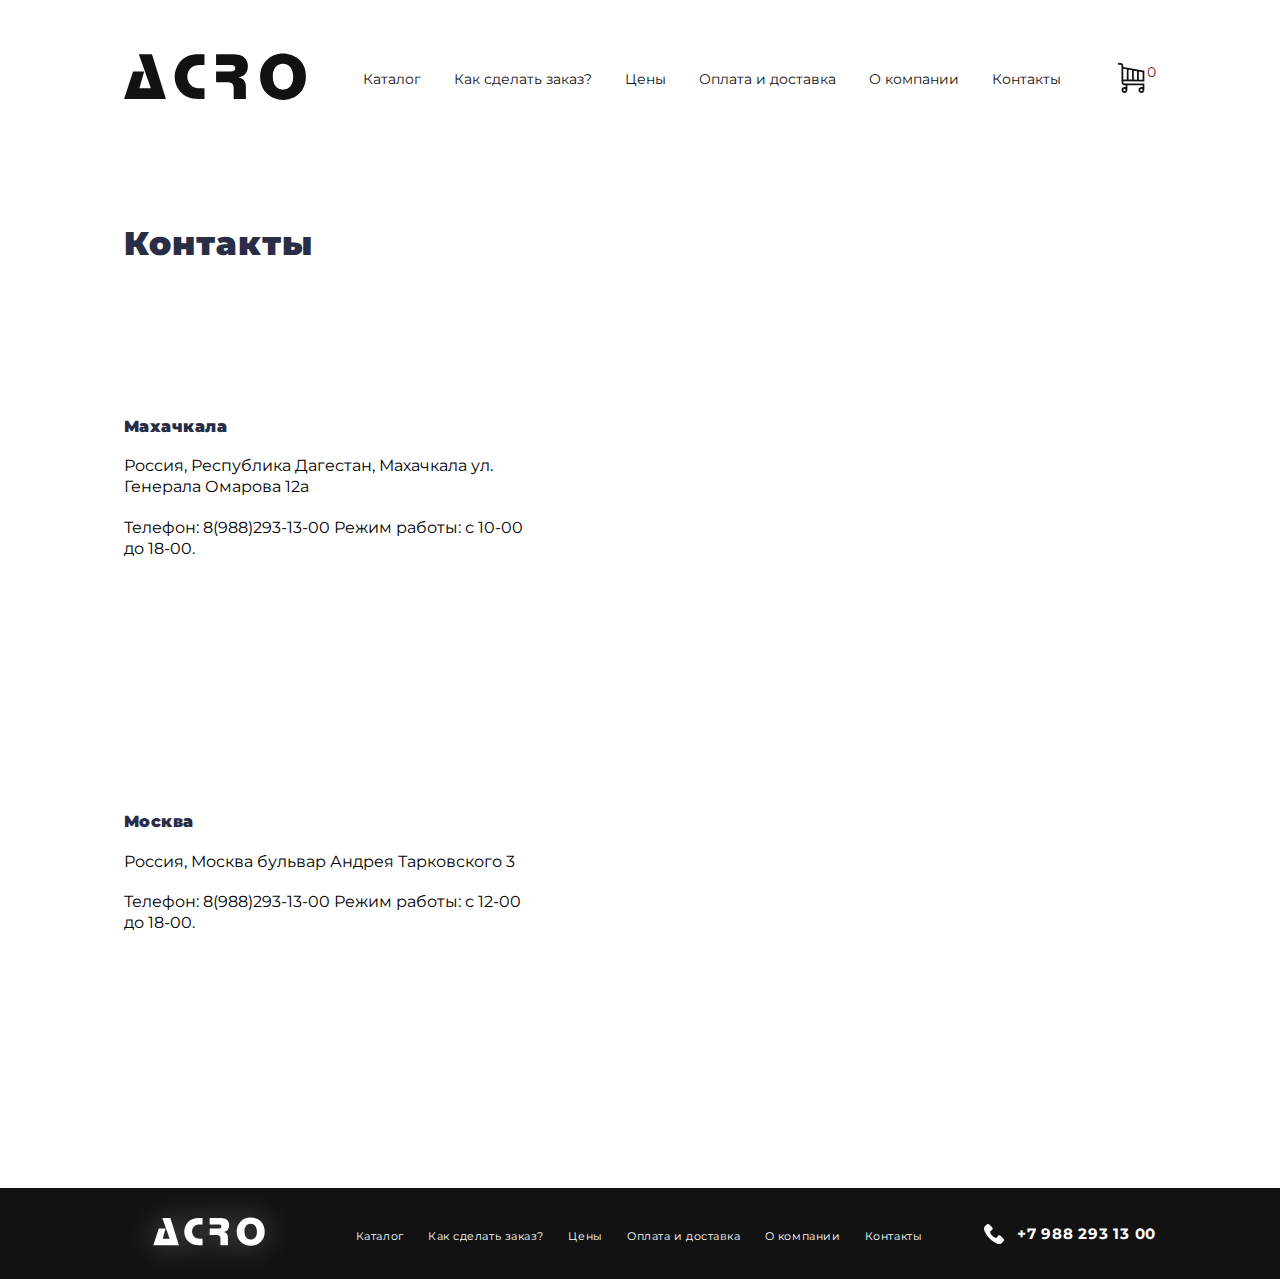
<file: contacts.html>
<!DOCTYPE html>
<html lang="ru">

<head>
    <meta charset="UTF-8">
    <meta name="viewport" content="width=device-width, initial-scale=1.0">
    <title>Catalog</title>

    <link href="https://fonts.googleapis.com/css2?family=Montserrat:wght@400;900&display=swap" rel="stylesheet">

    <link rel="stylesheet" href="contacts/css/main.css">

    <script src="https://api-maps.yandex.ru/2.1/?apikey=ae8b071b-08e0-4172-a2ca-c584acfbad63&lang=ru_RU"
        type="text/javascript"></script>

</head>

<body>
    <header class="header">

        <div class="container">
            <div class="header__nav">

                <div class="header__logo">
                    <div class="header__nav-button">
                        <div class="menu-icon-wrapper">
                            <div class="menu-icon"></div>
                        </div>
                    </div>
                    <a href="index.html">
                        <img src="img/header/header-nav/logo.svg" alt="logo">
                    </a>
                </div>

                <div class="header__nav-link">
                    <a href="catalog.html">Каталог</a>
                    <a href="order.html">Как сделать заказ?</a>
                    <a href="prices.html">Цены</a>
                    <a href="delivery.html">Оплата и доставка</a>
                    <a href="about_company.html">О компании</a>
                    <a href="contacts.html">Контакты</a>
                </div>

                <div class="header__nav-cart">
                    <a href="#">
                        <img src="img/header/header-nav/cart.svg" alt="cart">
                        <p>0</p>
                    </a>
                </div>

            </div>
        </div>

    </header>

    <main>
        <div class="container">
            <section class="contacts">

                <h1 class="contacts__title">Контакты</h1>

                <div class="contacts__row">

                    <div class="contacts__row-text">
                        <h2 class="contacts__row-text-title">Махачкала</h2>

                        <p class="contacts__row-text-subtitle">
                            Россия, Республика Дагестан, Махачкала ул. Генерала Омарова 12а
                        </p>

                        <p class="contacts__row-text-subtitle">
                            Телефон: 8(988)293-13-00 Режим работы: с 10-00 до 18-00.
                        </p>
                    </div>


                    <div class="contacts__row-map" id="map" style="width: 500px; height: 330px"></div>

                </div>

                <div class="contacts__row">

                    <div class="contacts__row-text">
                        <h2 class="contacts__row-text-title">Москва</h2>

                        <p class="contacts__row-text-subtitle">
                            Россия, Москва бульвар Андрея Тарковского 3
                        </p>

                        <p class="contacts__row-text-subtitle">
                            Телефон: 8(988)293-13-00 Режим работы: с 12-00 до 18-00.
                        </p>
                    </div>

                    <div class="contacts__row-map" id="map-two" style="width: 500px; height: 330px"></div>
                    
                </div>

            </section>
        </div>
    </main>

    <footer class="footer">
        <div class="container">
            <div class="footer__nav">

                <div class="footer__logo">
                    <a href="index.html">
                        <img src="img/footer/logo/logo.svg" alt="logo">
                    </a>
                </div>

                <div class="footer__nav-link">
                    <a href="catalog.html">Каталог</a>
                    <a href="order.html">Как сделать заказ?</a>
                    <a href="prices.html">Цены</a>
                    <a href="delivery.html">Оплата и доставка</a>
                    <a href="about_company.html">О компании</a>
                    <a href="contacts.html">Контакты</a>
                </div>

                <div class="footer__telephone">
                    <img src="img/footer/icon/icon.svg" alt="telephone">
                    <div class="footer__telephone-number">+7 988 293 13 00</div>
                </div>

            </div>
        </div>
    </footer>

    <script src="libs/jquery/jquery-3.4.1.min.js"></script>
    <script src="js/main.js"></script>
    <script src="contacts/js/script.js"></script>

</body>

</html>
</file>
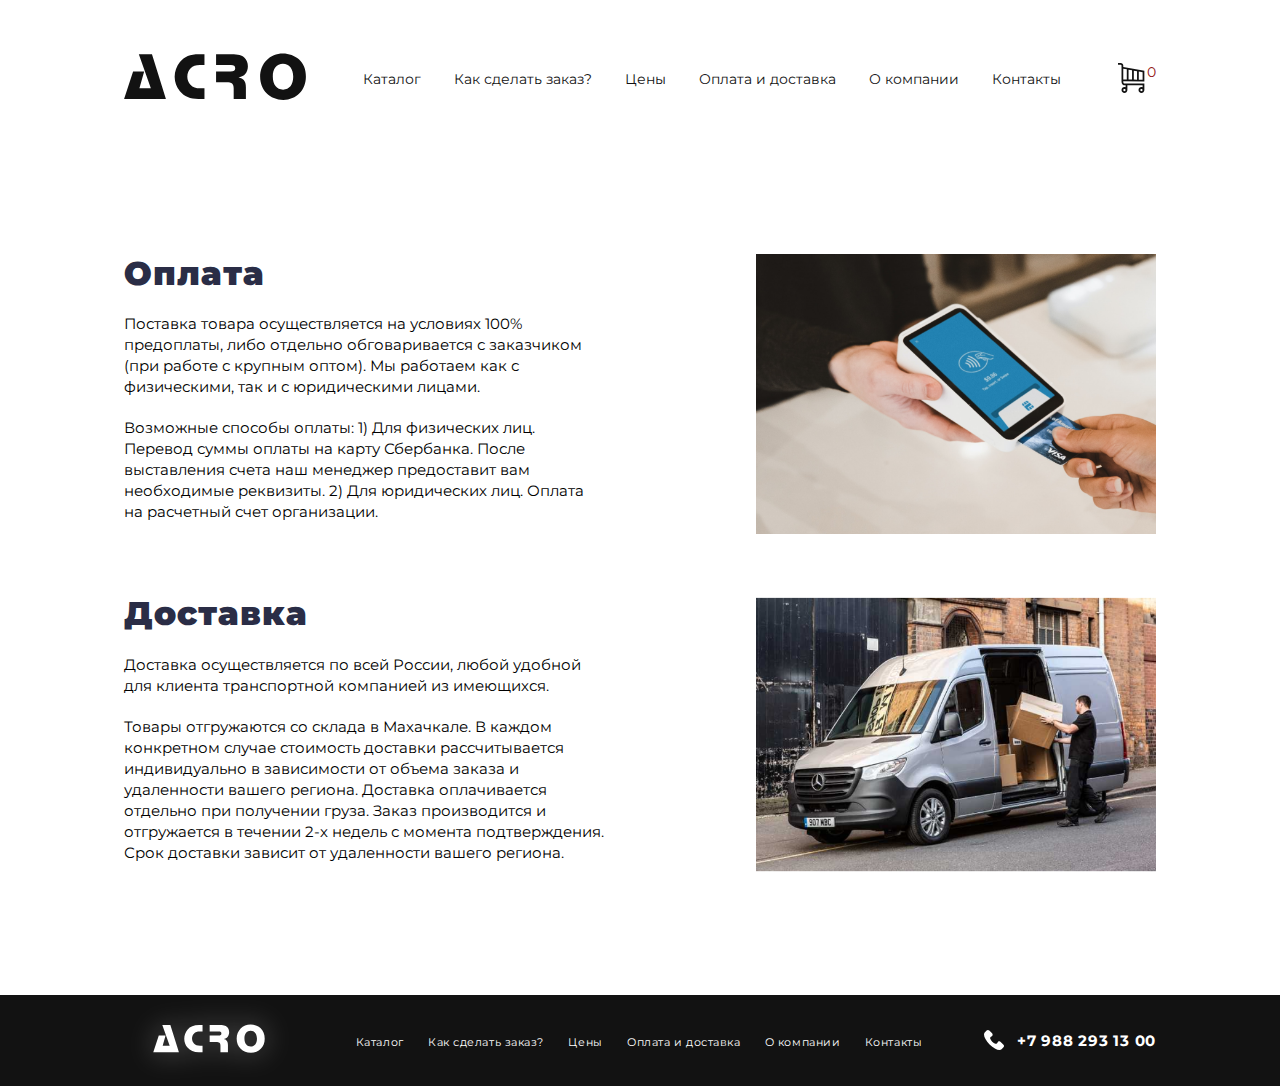
<file: delivery.html>
<!DOCTYPE html>
<html lang="ru">

<head>
    <meta charset="UTF-8">
    <meta name="viewport" content="width=device-width, initial-scale=1.0">
    <title>Catalog</title>

    <link href="https://fonts.googleapis.com/css2?family=Montserrat:wght@400;900&display=swap" rel="stylesheet">

    <link rel="stylesheet" href="delivery/css/main.css">
</head>

<body>
    <header class="header">

        <div class="container">
            <div class="header__nav">

                <div class="header__logo">
                    <div class="header__nav-button">
                        <div class="menu-icon-wrapper">
                            <div class="menu-icon"></div>
                        </div>
                    </div>
                    <a href="index.html">
                        <img src="img/header/header-nav/logo.svg" alt="logo">
                    </a>
                </div>

                <div class="header__nav-link">
                    <a href="catalog.html">Каталог</a>
                    <a href="order.html">Как сделать заказ?</a>
                    <a href="prices.html">Цены</a>
                    <a href="delivery.html">Оплата и доставка</a>
                    <a href="about_company.html">О компании</a>
                    <a href="contacts.html">Контакты</a>
                </div>

                <div class="header__nav-cart">
                    <a href="#">
                        <img src="img/header/header-nav/cart.svg" alt="cart">
                        <p>0</p>
                    </a>
                </div>

            </div>
        </div>

    </header>

    <main>

        <section class="delivery">
            <div class="container">

                <div class="delivery__row">

                    <div class="delivery__row-text">
                        <h1 class="delivery__row-text__title">Оплата</h1>
                        <p class="delivery__row-text__subtitle">
                            Поставка товара осуществляется на условиях 100% предоплаты, либо отдельно обговаривается с
                            заказчиком (при работе с крупным оптом). Мы работаем как с физическими, так и с юридическими
                            лицами.
                        </p>
                        <p class="delivery__row-text__subtitle">
                            Возможные способы оплаты: 1) Для физических лиц. Перевод суммы оплаты на карту Сбербанка.
                            После выставления счета наш менеджер предоставит вам необходимые реквизиты. 2) Для
                            юридических лиц. Оплата на расчетный счет организации.
                        </p>
                    </div>

                    <img src="delivery/img/1.png" alt="delivery" class="delivery__row-img">

                </div>

                <div class="delivery__row">

                    <div class="delivery__row-text">
                        <h2 class="delivery__row-text__title">Доставка</h2>
                        <p class="delivery__row-text__subtitle">
                            Доставка осуществляется по всей России, любой удобной для клиента транспортной компанией из
                            имеющихся.
                        </p>
                        <p class="delivery__row-text__subtitle">
                            Товары отгружаются со склада в Махачкале. В каждом конкретном случае стоимость доставки
                            рассчитывается индивидуально в зависимости от объема заказа и удаленности вашего региона.
                            Доставка оплачивается отдельно при получении груза. Заказ производится и отгружается в
                            течении 2-х недель с момента подтверждения. Срок доставки зависит от удаленности вашего
                            региона.
                        </p>
                    </div>

                    <img src="delivery/img/2.png" alt="delivery" class="delivery__row-img">

                </div>

            </div>
        </section>

    </main>

    <footer class="footer">
        <div class="container">
            <div class="footer__nav">

                <div class="footer__logo">
                    <a href="index.html">
                        <img src="img/footer/logo/logo.svg" alt="logo">
                    </a>
                </div>

                <div class="footer__nav-link">
                    <a href="catalog.html">Каталог</a>
                    <a href="order.html">Как сделать заказ?</a>
                    <a href="prices.html">Цены</a>
                    <a href="delivery.html">Оплата и доставка</a>
                    <a href="about_company.html">О компании</a>
                    <a href="contacts.html">Контакты</a>
                </div>

                <div class="footer__telephone">
                    <img src="img/footer/icon/icon.svg" alt="telephone">
                    <div class="footer__telephone-number">+7 988 293 13 00</div>
                </div>

            </div>
        </div>
    </footer>

    <script src="libs/jquery/jquery-3.4.1.min.js"></script>
    <script src="js/main.js"></script>
</body>

</html>
</file>
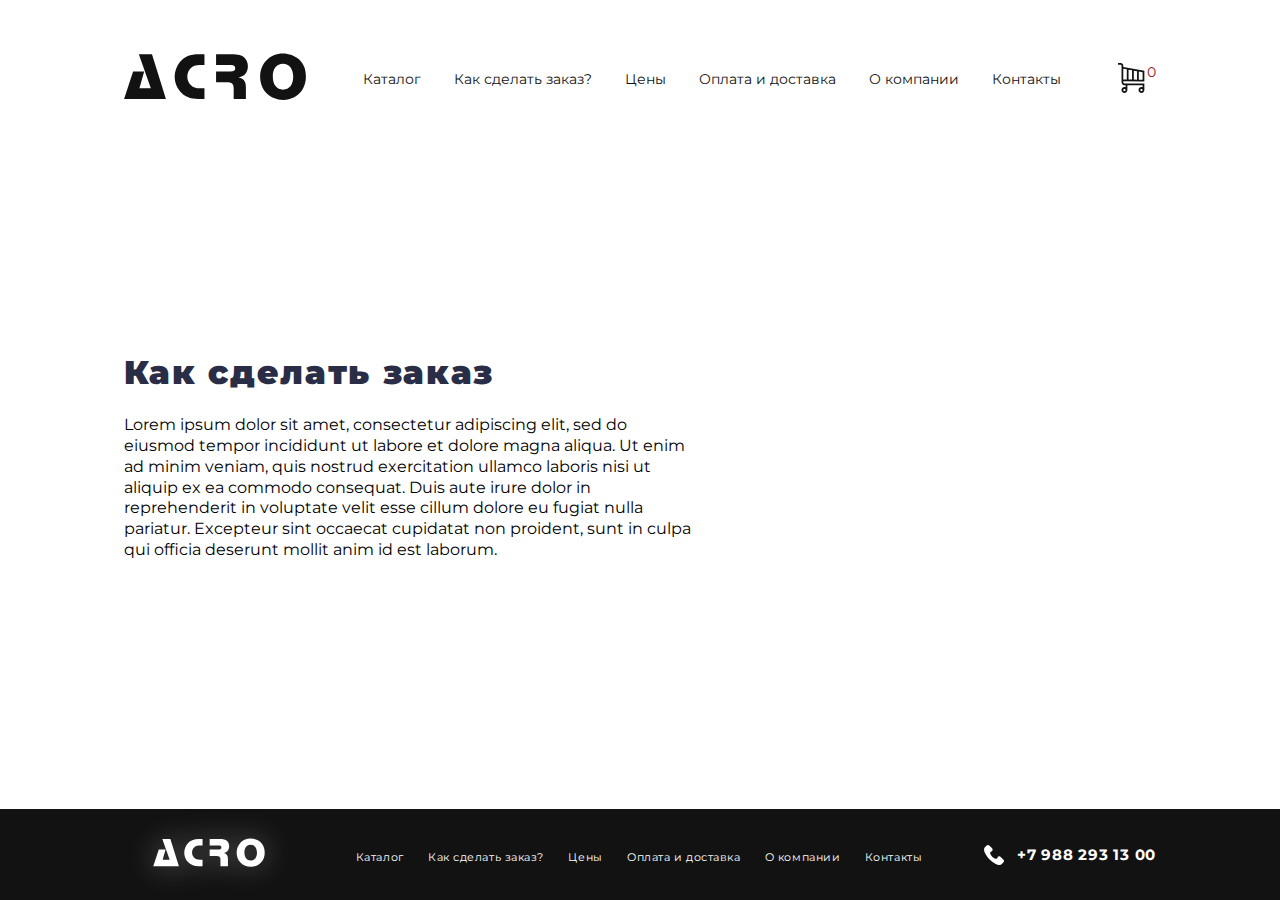
<file: order.html>
<!DOCTYPE html>
<html lang="ru">

<head>
    <meta charset="UTF-8">
    <meta name="viewport" content="width=device-width, initial-scale=1.0">
    <title>Catalog</title>

    <link href="https://fonts.googleapis.com/css2?family=Montserrat:wght@400;900&display=swap" rel="stylesheet">

    <link rel="stylesheet" href="order/css/main.css">
</head>

<body>

    <header class="header">

        <div class="container">
            <div class="header__nav">

                <div class="header__logo">
                    <div class="header__nav-button">
                        <div class="menu-icon-wrapper">
                            <div class="menu-icon"></div>
                        </div>
                    </div>
                    <a href="index.html">
                        <img src="img/header/header-nav/logo.svg" alt="logo">
                    </a>
                </div>

                <div class="header__nav-link">
                    <a href="catalog.html">Каталог</a>
                    <a href="order.html">Как сделать заказ?</a>
                    <a href="prices.html">Цены</a>
                    <a href="delivery.html">Оплата и доставка</a>
                    <a href="about_company.html">О компании</a>
                    <a href="contacts.html">Контакты</a>
                </div>

                <div class="header__nav-cart">
                    <a href="#">
                        <img src="img/header/header-nav/cart.svg" alt="cart">
                        <p>0</p>
                    </a>
                </div>

            </div>
        </div>

    </header>

    <main>
        <div class="container order-container">
            <h1 class="title">Как сделать заказ</h1>
            <p class="subtitle">
                Lorem ipsum dolor sit amet, consectetur adipiscing elit, sed do eiusmod tempor incididunt ut labore et
                dolore magna aliqua. Ut enim ad minim veniam, quis nostrud exercitation ullamco laboris nisi ut aliquip
                ex ea commodo consequat. Duis aute irure dolor in reprehenderit in voluptate velit esse cillum dolore eu
                fugiat nulla pariatur. Excepteur sint occaecat cupidatat non proident, sunt in culpa qui officia
                deserunt mollit anim id est laborum.
            </p>
        </div>
    </main>

    <footer class="footer">
        <div class="container">
            <div class="footer__nav">

                <div class="footer__logo">
                    <a href="index.html">
                        <img src="img/footer/logo/logo.svg" alt="logo">
                    </a>
                </div>

                <div class="footer__nav-link">
                    <a href="catalog.html">Каталог</a>
                    <a href="order.html">Как сделать заказ?</a>
                    <a href="prices.html">Цены</a>
                    <a href="delivery.html">Оплата и доставка</a>
                    <a href="about_company.html">О компании</a>
                    <a href="contacts.html">Контакты</a>
                </div>

                <div class="footer__telephone">
                    <img src="img/footer/icon/icon.svg" alt="telephone">
                    <div class="footer__telephone-number">+7 988 293 13 00</div>
                </div>

            </div>
        </div>
    </footer>

    <script src="libs/jquery/jquery-3.4.1.min.js"></script>
    <script src="js/main.js"></script>

</body>

</html>
</file>
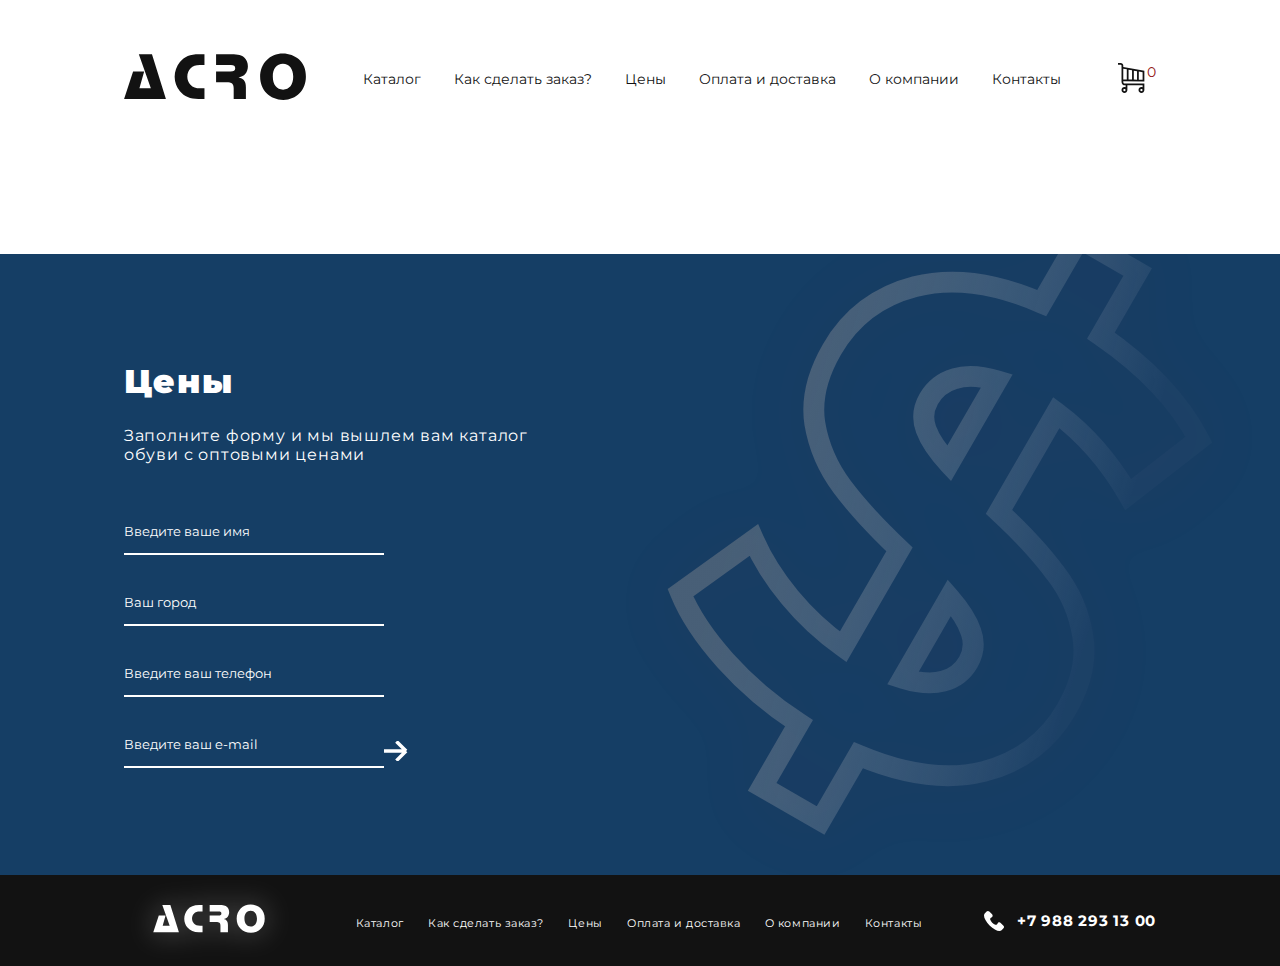
<file: prices.html>
<!DOCTYPE html>
<html lang="ru">

<head>
    <meta charset="UTF-8">
    <meta name="viewport" content="width=device-width, initial-scale=1.0">
    <title>Catalog</title>

    <link href="https://fonts.googleapis.com/css2?family=Montserrat:wght@400;900&display=swap" rel="stylesheet">

    <link rel="stylesheet" href="prices/css/main.css">
</head>

<body>
    <header class="header">

        <div class="container">
            <div class="header__nav">

                <div class="header__logo">
                    <div class="header__nav-button">
                        <div class="menu-icon-wrapper">
                            <div class="menu-icon"></div>
                        </div>
                    </div>
                    <a href="index.html">
                        <img src="img/header/header-nav/logo.svg" alt="logo">
                    </a>
                </div>

                <div class="header__nav-link">
                    <a href="catalog.html">Каталог</a>
                    <a href="order.html">Как сделать заказ?</a>
                    <a href="prices.html">Цены</a>
                    <a href="delivery.html">Оплата и доставка</a>
                    <a href="about_company.html">О компании</a>
                    <a href="contacts.html">Контакты</a>
                </div>

                <div class="header__nav-cart">
                    <a href="#">
                        <img src="img/header/header-nav/cart.svg" alt="cart">
                        <p>0</p>
                    </a>
                </div>

            </div>
        </div>

    </header>

    <main>

        <section class="prices">
            <div class="container">
                <img src="prices/img/bg.svg" alt="feedback">
                <h2 class="price__title">Цены</h2>
                <p>Заполните форму и мы вышлем вам каталог обуви с оптовыми ценами</p>
                <form action="#">
                    <input type="text" name="name" placeholder="Введите ваше имя">
                    <input type="text" name="name" placeholder="Ваш город">
                    <input type="number" name="telephone" placeholder="Введите ваш телефон">
                    <input type="text" name="message" placeholder="Введите ваш e-mail">
                    <button type="submit"></button>
                </form>
            </div>
        </section>

    </main>

    <footer class="footer">
        <div class="container">
            <div class="footer__nav">

                <div class="footer__logo">
                    <a href="index.html">
                        <img src="img/footer/logo/logo.svg" alt="logo">
                    </a>
                </div>

                <div class="footer__nav-link">
                    <a href="catalog.html">Каталог</a>
                    <a href="order.html">Как сделать заказ?</a>
                    <a href="prices.html">Цены</a>
                    <a href="delivery.html">Оплата и доставка</a>
                    <a href="about_company.html">О компании</a>
                    <a href="contacts.html">Контакты</a>
                </div>

                <div class="footer__telephone">
                    <img src="img/footer/icon/icon.svg" alt="telephone">
                    <div class="footer__telephone-number">+7 988 293 13 00</div>
                </div>

            </div>
        </div>
    </footer>

    <script src="libs/jquery/jquery-3.4.1.min.js"></script>
    <script src="js/main.js"></script>

</body>

</html>
</file>
<file: css/main.css>
* {
  padding: 0;
  margin: 0;
  box-sizing: border-box;
}

body {
  background: #fff;
  color: #000;
  font-family: "Montserrat", sans-serif;
}

.container {
  width: 83%;
  max-width: 1400px;
  padding: 0 15px;
  margin: 0 auto;
}
@media (max-width: 980px) {
  .container {
    width: 100%;
  }
}

.hidden {
  display: none;
}

.header__nav {
  -webkit-tap-highlight-color: #00000000;
  margin-top: 53px;
  display: flex;
  justify-content: space-between;
  align-items: center;
}
@media (max-width: 980px) {
  .header__nav {
    margin-top: 27px;
  }
}
@media (max-width: 790px) {
  .header__nav {
    margin-bottom: 60px;
  }
}

.header__nav-button {
  display: none;
}
.header__nav-button .menu-icon-wrapper {
  height: 30px;
  width: 30px;
  margin-bottom: 15px;
  display: flex;
  justify-content: center;
  align-items: center;
}
.header__nav-button .menu-icon-wrapper .menu-icon {
  position: relative;
  width: 23px;
  height: 4px;
  background-color: #000;
}
.header__nav-button .menu-icon-wrapper .menu-icon::before {
  position: absolute;
  left: 0;
  top: -10px;
  content: "";
  display: block;
  width: 30px;
  height: 4px;
  background-color: #000;
  transition: transform 0.2s ease-in, top 0.2s linear 0.2s;
}
.header__nav-button .menu-icon-wrapper .menu-icon::after {
  position: absolute;
  left: 0;
  top: 10px;
  content: "";
  display: block;
  width: 26px;
  height: 4px;
  background-color: #000;
  transition: transform 0.2s ease-in, top 0.2s linear 0.2s;
}
.header__nav-button .menu-icon-wrapper .menu-icon.menu-icon-active {
  width: 30px;
  background-color: transparent;
}
.header__nav-button .menu-icon-wrapper .menu-icon.menu-icon-active::before {
  width: 30px;
  transform: rotate(45deg);
  top: 0;
  transition: top 0.2s linear, transform 0.2s ease-in 0.2s;
}
.header__nav-button .menu-icon-wrapper .menu-icon.menu-icon-active::after {
  width: 30px;
  transform: rotate(-45deg);
  top: 0;
  transition: top 0.2s linear, transform 0.2s ease-in 0.2s;
}
@media (max-width: 980px) {
  .header__nav-button {
    display: block;
  }
}

.header__logo {
  -webkit-tap-highlight-color: #00000000;
  cursor: pointer;
  transition: 0.3s;
}
.header__logo img {
  width: 182px;
}
@media (max-width: 1150px) {
  .header__logo {
    display: flex;
  }
  .header__logo img {
    width: 132px;
  }
}
@media (max-width: 980px) {
  .header__logo {
    display: flex;
  }
  .header__logo a {
    margin-left: 30px;
  }
}

.header__nav-link a {
  text-decoration: none;
  color: #121212;
  font-size: 14px;
  transition: 0.3s;
}
.header__nav-link a:not(:first-child) {
  margin-left: 29px;
}
.header__nav-link a:hover {
  padding-bottom: 10px;
  border-bottom: 2px solid #121212;
}
@media (max-width: 1150px) {
  .header__nav-link a {
    font-size: 13px;
    transition: 0.3s;
  }
  .header__nav-link a:not(:first-child) {
    margin-left: 20px;
  }
}
@media (max-width: 980px) {
  .header__nav-link {
    height: 0;
    z-index: 9;
    position: absolute;
    top: 80px;
    left: 0;
    width: 100%;
    display: flex;
    flex-direction: column;
    align-items: center;
    background: #000000e6;
    overflow: hidden;
    transition: 0.3s;
  }
  .header__nav-link a {
    color: #fff;
    margin-left: 0;
  }
  .header__nav-link a:not(:first-child) {
    margin-left: 0;
    margin-top: 15px;
  }
  .header__nav-link a:hover {
    padding-bottom: 10px;
    border-bottom: 2px solid #ffffff;
  }
}

@media (max-width: 980px) {
  .nav-active {
    height: auto;
    padding: 20px 0;
  }
}

.header__nav-cart {
  display: flex;
  cursor: pointer;
  transition: 0.3s;
}
.header__nav-cart a {
  display: flex;
  text-decoration: none;
}
.header__nav-cart img {
  width: 27px;
  margin-right: 1.8px;
}
.header__nav-cart p {
  font-size: 14px;
  letter-spacing: 0.03em;
  color: #941616;
}
.header__nav-cart:hover {
  margin-bottom: 15px;
}
@media (max-width: 1150px) {
  .header__nav-cart img {
    width: 23px;
    margin-right: 1.8px;
  }
  .header__nav-cart p {
    font-size: 13px;
  }
}

.header__promo {
  min-height: 450px;
  height: calc(100vh - 100px);
  display: flex;
  align-items: center;
  justify-content: space-between;
}
@media (max-width: 790px) {
  .header__promo {
    min-height: 718px;
    flex-direction: column;
    align-items: flex-start;
    justify-content: flex-start;
  }
}
@media (max-width: 430px) {
  .header__promo {
    min-height: 660px;
  }
}
@media (max-width: 380px) {
  .header__promo {
    min-height: 628px;
  }
}

.header__promo-text {
  width: 521px;
}
.header__promo-text h1 {
  font-style: normal;
  font-weight: 900;
  font-size: 40px;
  line-height: 100%;
  letter-spacing: 0.05em;
  color: #2A2D46;
}
.header__promo-text p {
  margin-top: 40px;
  width: 400px;
  font-style: normal;
  font-weight: normal;
  font-size: 16px;
  color: #121212;
}
.header__promo-text a {
  text-decoration: none;
  color: #fff;
  display: inline-block;
  margin-top: 40px;
  padding: 17px 33px;
  background: #941616;
  border: 0;
  outline: 0;
  cursor: pointer;
  transition: 0.3s;
}
.header__promo-text a:hover {
  background: #121212;
}
@media (max-width: 1150px) {
  .header__promo-text {
    width: 370px;
  }
  .header__promo-text h1 {
    font-weight: 900;
    font-size: 28px;
    line-height: 1.1;
    letter-spacing: 0.03em;
  }
  .header__promo-text p {
    margin-top: 20px;
    width: auto;
    font-size: 13px;
  }
  .header__promo-text a {
    margin-top: 20px;
    padding: 13px 29px;
  }
}
@media (max-width: 790px) {
  .header__promo-text {
    width: 445px;
  }
  .header__promo-text h1 {
    font-weight: 900;
    font-size: 31px;
    line-height: 1.1;
    letter-spacing: 0.03em;
  }
  .header__promo-text p {
    margin-top: 12px;
    width: auto;
    font-size: 14px;
  }
  .header__promo-text a {
    margin-top: 20px;
    padding: 8px 20px;
  }
}
@media (max-width: 500px) {
  .header__promo-text {
    width: 300px;
  }
  .header__promo-text h1 {
    font-weight: 900;
    font-size: 25px;
    line-height: 1.1;
    letter-spacing: 0.03em;
  }
  .header__promo-text p {
    margin-top: 11px;
    width: auto;
    font-size: 13px;
  }
  .header__promo-text a {
    margin-top: 20px;
    padding: 8px 20px;
  }
}

.header__promo-carousel {
  overflow: hidden;
  position: absolute;
  right: 0;
}
.header__promo-carousel::before {
  display: block;
  content: "";
  width: 470px;
  height: 380px;
  position: absolute;
  right: 0;
  background: url(../img/header/header-slider/bg/bg.png) center center no-repeat;
  background-size: cover;
}
@media (max-width: 1150px) {
  .header__promo-carousel::before {
    width: 440px;
    height: 360px;
  }
}
@media (max-width: 980px) {
  .header__promo-carousel::before {
    width: 370px;
    height: 310px;
  }
}
@media (max-width: 790px) {
  .header__promo-carousel {
    width: 100%;
    min-height: 500px;
    top: 350px;
    left: 0;
  }
  .header__promo-carousel::before {
    width: 100%;
    min-height: 500px;
    left: 0;
    bottom: -50px;
  }
}
@media (max-width: 430px) {
  .header__promo-carousel {
    width: 100%;
    min-height: 450px;
    top: 350px;
    left: 0;
  }
  .header__promo-carousel::before {
    width: 100%;
    min-height: 450px;
    left: 0;
    bottom: -40px;
  }
}
@media (max-width: 380px) {
  .header__promo-carousel {
    width: 100%;
    min-height: 410px;
    top: 350px;
    left: 0;
  }
  .header__promo-carousel::before {
    width: 100%;
    min-height: 410px;
    left: 0;
    bottom: -40px;
  }
}

.owl-carousel-header {
  width: 660px;
}
@media (max-width: 980px) {
  .owl-carousel-header {
    width: 500px;
  }
}
@media (max-width: 790px) {
  .owl-carousel-header {
    width: 100%;
  }
}
.owl-carousel-header .header-slide img {
  width: 500px;
}
@media (max-width: 1150px) {
  .owl-carousel-header .header-slide img {
    width: 450px;
  }
}
@media (max-width: 980px) {
  .owl-carousel-header .header-slide img {
    width: 380px;
  }
}
@media (max-width: 790px) {
  .owl-carousel-header .header-slide img {
    width: 90%;
    max-width: 430px;
  }
}
.owl-carousel-header .owl-nav .owl-prev {
  display: none;
}
.owl-carousel-header .owl-nav button.owl-next {
  position: absolute;
  right: 19px;
  bottom: 10px;
  z-index: 9;
  width: 20px;
  height: 17px;
  outline: none;
  background-image: url(../img/header/header-slider/arrow/next.png);
  background-position: center;
  background-size: cover;
  background-repeat: no-repeat;
}
.owl-carousel-header .owl-nav button.owl-next span {
  display: none;
}
@media (max-width: 790px) {
  .owl-carousel-header .owl-nav button.owl-next {
    bottom: -10px;
    left: 180px;
  }
}
.owl-carousel-header .owl-dots {
  position: absolute;
  right: 75px;
  bottom: 10px;
}
.owl-carousel-header .owl-dots button {
  outline: 0;
  width: 34px;
  height: 5px;
  background: #ffffff80;
}
.owl-carousel-header .owl-dots button.active {
  background: #fff;
}
.owl-carousel-header .owl-dots button:not(:first-child) {
  margin-left: 15px;
}
@media (max-width: 790px) {
  .owl-carousel-header .owl-dots {
    bottom: -10px;
    left: 20px;
  }
}

.header-slide__text {
  width: 190px;
  position: absolute;
  right: 20px;
  bottom: 43px;
  z-index: 9;
  color: #fff;
  font-size: 11px;
}
@media (max-width: 980px) {
  .header-slide__text {
    width: 150px;
    right: 10px;
    bottom: 33px;
    font-size: 10px;
  }
}
@media (max-width: 790px) {
  .header-slide__text {
    position: relative;
    margin-top: 50px;
    left: 20px;
  }
}

.header-slide__text-title {
  font-weight: 800;
  font-size: 20px;
  line-height: 1.2;
}

.header-slide__text-subtitle {
  margin: 7px 0;
  line-height: 1.4;
}
@media (max-width: 980px) {
  .header-slide__text-subtitle {
    margin: 12px 0;
    line-height: 1.2;
  }
}

.header-slide__text-price {
  font-size: 13px;
}
@media (max-width: 980px) {
  .header-slide__text-price {
    font-size: 12px;
  }
}

.choice {
  background: #153E65;
  color: #fff;
  padding: 100px 0;
}
@media (max-width: 980px) {
  .choice {
    padding: 50px 0;
  }
}

.choice__title {
  font-weight: 900;
  font-size: 33px;
  letter-spacing: 0.05em;
  margin-bottom: 74px;
}
@media (max-width: 980px) {
  .choice__title {
    font-size: 26px;
    margin-bottom: 44px;
  }
}
@media (max-width: 790px) {
  .choice__title {
    font-size: 22px;
    text-align: center;
  }
}
@media (max-width: 400px) {
  .choice__title {
    font-size: 18px;
  }
}

.choice__blocks {
  display: flex;
  justify-content: space-between;
}
@media (max-width: 790px) {
  .choice__blocks {
    width: 100%;
    flex-direction: column;
    align-items: center;
    justify-content: center;
  }
}

.choice__blocks-block {
  display: flex;
  align-items: center;
}
.choice__blocks-block:not(:last-child) {
  margin-right: 70px;
}
.choice__blocks-block img {
  width: 50px;
  margin-right: 20px;
}
@media (max-width: 1237px) {
  .choice__blocks-block:not(:last-child) {
    margin-right: 50px;
  }
  .choice__blocks-block img {
    width: 40px;
    margin-right: 15px;
  }
}
@media (max-width: 1132px) {
  .choice__blocks-block:not(:last-child) {
    margin-right: 30px;
  }
  .choice__blocks-block img {
    width: 33px;
    margin-right: 12px;
  }
}
@media (max-width: 790px) {
  .choice__blocks-block {
    flex-direction: column;
    justify-content: center;
  }
  .choice__blocks-block:not(:last-child) {
    margin-bottom: 40px;
    margin-right: 0px;
  }
}

.choice-text .choice-title {
  font-weight: 900;
  font-size: 20px;
  letter-spacing: 0.05em;
}
.choice-text .choice-subtitle {
  font-size: 14px;
}
@media (max-width: 1237px) {
  .choice-text .choice-title {
    font-weight: 900;
    font-size: 18px;
    letter-spacing: 0.05em;
  }
  .choice-text .choice-subtitle {
    font-size: 12px;
  }
}
@media (max-width: 1010px) {
  .choice-text .choice-subtitle {
    font-size: 11px;
  }
}
@media (max-width: 790px) {
  .choice-text {
    text-align: center;
    width: 180px;
  }
  .choice-text .choice-title {
    text-align: center;
    margin-top: 10px;
    margin-bottom: 10px;
  }
  .choice-text .choice-subtitle {
    text-align: center;
  }
}

.bestsellers {
  padding: 150px 0;
}
@media (max-width: 1214px) {
  .bestsellers {
    padding: 100px 0;
  }
}
@media (max-width: 800px) {
  .bestsellers .container {
    padding: 0;
    width: 95%;
  }
}

.bestsellers__title {
  font-weight: 900;
  font-size: 48px;
  letter-spacing: 0.05em;
  color: #2A2D46;
}
@media (max-width: 980px) {
  .bestsellers__title {
    text-align: center;
    font-size: 33px;
  }
}

.owl-bestsellers-slider .owl-nav button.owl-prev, .owl-bestsellers-slider .owl-nav button.owl-next {
  top: 50%;
  transform: translateY(-50%);
  position: absolute;
  width: 48px;
  height: 40px;
  background-repeat: no-repeat;
  background-position: center;
  background-size: cover;
  outline: 0;
}
.owl-bestsellers-slider .owl-nav button.owl-prev {
  left: -80px;
  background-image: url(../img/bestsellers/arrow/1.svg);
}
.owl-bestsellers-slider .owl-nav button.owl-prev span {
  display: none;
}
.owl-bestsellers-slider .owl-nav button.owl-next {
  right: -80px;
  background-image: url(../img/bestsellers/arrow/2.svg);
}
.owl-bestsellers-slider .owl-nav button.owl-next span {
  display: none;
}
@media (max-width: 980px) {
  .owl-bestsellers-slider .owl-nav {
    display: none;
  }
  .owl-bestsellers-slider .owl-nav * {
    padding: 0;
    margin: 0;
  }
}
.owl-bestsellers-slider .owl-dots {
  position: absolute;
  left: 50%;
  transform: translateX(-50%);
}
.owl-bestsellers-slider .owl-dots button {
  outline: 0;
  width: 34px;
  height: 5px;
  background: #153e6580;
}
.owl-bestsellers-slider .owl-dots button.active {
  background: #153E65;
}
.owl-bestsellers-slider .owl-dots button:not(:first-child) {
  margin-left: 15px;
}
@media (max-width: 600px) {
  .owl-bestsellers-slider .owl-dots button:not(:first-child) {
    margin-left: 0px;
  }
}
@media (max-width: 690px) {
  .owl-bestsellers-slider .owl-dots button {
    width: 32px;
    height: 5px;
  }
}
@media (max-width: 600px) {
  .owl-bestsellers-slider .owl-dots {
    position: relative;
    left: 0;
    transform: translateX(0%);
    display: flex;
    justify-content: space-around;
    flex-wrap: wrap;
  }
}
@media (max-width: 980px) {
  .owl-bestsellers-slider {
    margin-left: 15px;
  }
}
@media (max-width: 900px) {
  .owl-bestsellers-slider {
    margin-left: 7px;
  }
}
@media (max-width: 850px) {
  .owl-bestsellers-slider {
    margin-left: 0px;
  }
}

.bestsellers-card {
  display: block;
  background: #fff;
  text-decoration: none;
  box-shadow: 0px 7px 17px #0000001a;
  max-width: 250px;
  padding: 38px 32px;
  margin-top: 64px;
  margin-bottom: 60px;
  transition: 0.3s;
  cursor: pointer;
}
.bestsellers-card:hover {
  box-shadow: 0px 12px 23px #00000060;
}
.bestsellers-card .bestsellers-card__title {
  font-weight: 900;
  font-size: 16px;
  letter-spacing: 0.05em;
  color: #2A2D46;
}
.bestsellers-card img {
  margin: 35px 0;
  width: 205px;
}
.bestsellers-card ul {
  list-style: none;
  margin-bottom: 32px;
}
.bestsellers-card ul li {
  font-size: 13px;
  letter-spacing: 0.05em;
  color: #153E65;
  display: flex;
  justify-content: space-between;
}
.bestsellers-card ul li p {
  font-weight: 500;
}
.bestsellers-card ul li span {
  font-weight: 100;
  text-align: center;
}
@media (max-width: 420px) {
  .bestsellers-card ul {
    display: none;
  }
}
.bestsellers-card .bestsellers-card__bottom {
  display: flex;
  justify-content: space-between;
  align-items: center;
}
.bestsellers-card .bestsellers-card__bottom .bestsellers-card__bottom-price {
  font-weight: 900;
  font-size: 13px;
  letter-spacing: 0.05em;
  color: #2A2D46;
}
@media (max-width: 420px) {
  .bestsellers-card .bestsellers-card__bottom .bestsellers-card__bottom-price {
    display: none;
  }
}
.bestsellers-card .bestsellers-card__bottom .bestsellers-card__bottom-cart {
  border: 1px solid #941616;
  outline: 0;
  background: transparent;
  padding: 7px 13px;
  font-weight: bold;
  font-size: 9px;
  color: #941616;
  transition: 0.3s;
  cursor: pointer;
}
.bestsellers-card .bestsellers-card__bottom .bestsellers-card__bottom-cart:hover {
  background: #121212;
  color: #fff;
  border-color: #121212;
}
@media (max-width: 420px) {
  .bestsellers-card .bestsellers-card__bottom .bestsellers-card__bottom-cart {
    width: 100%;
  }
}
@media (max-width: 1214px) {
  .bestsellers-card {
    max-width: 220px;
    padding: 30px 13px;
    margin-top: 64px;
    margin-bottom: 60px;
  }
}
@media (max-width: 1035px) {
  .bestsellers-card {
    max-width: 190px;
    padding: 30px 13px;
    margin-top: 44px;
    margin-bottom: 40px;
  }
  .bestsellers-card .bestsellers-card__title {
    font-size: 14px;
    letter-spacing: 0.02em;
  }
  .bestsellers-card img {
    margin: 30px 0;
    max-width: 185px;
  }
  .bestsellers-card ul {
    margin-bottom: 20px;
  }
  .bestsellers-card ul li {
    font-size: 11px;
    letter-spacing: 0.02em;
  }
  .bestsellers-card .bestsellers-card__bottom .bestsellers-card__bottom-price {
    font-size: 11px;
    letter-spacing: 0.05em;
  }
  .bestsellers-card .bestsellers-card__bottom .bestsellers-card__bottom-cart {
    padding: 7px 9px;
    font-size: 9px;
  }
}
@media (max-width: 800px) {
  .bestsellers-card {
    max-width: 230px;
  }
  .bestsellers-card:first-child {
    margin-left: 10px;
  }
}
@media (max-width: 770px) {
  .bestsellers-card:first-child {
    margin-left: 4px;
  }
}
@media (max-width: 740px) {
  .bestsellers-card {
    max-width: 220px;
  }
  .bestsellers-card:first-child {
    margin-left: 5px;
  }
}
@media (max-width: 720px) {
  .bestsellers-card {
    max-width: 210px;
  }
  .bestsellers-card:first-child {
    margin-left: 5px;
  }
}
@media (max-width: 690px) {
  .bestsellers-card {
    max-width: 200px;
  }
  .bestsellers-card:first-child {
    margin-left: 7px;
  }
}
@media (max-width: 660px) {
  .bestsellers-card:first-child {
    margin-left: 3px;
  }
}
@media (max-width: 625px) {
  .bestsellers-card {
    max-width: 190px;
  }
  .bestsellers-card:first-child {
    margin-left: 2px;
  }
}
@media (max-width: 615px) {
  .bestsellers-card {
    max-width: 185px;
  }
  .bestsellers-card:first-child {
    margin-left: 3px;
  }
}
@media (max-width: 599px) {
  .bestsellers-card {
    max-width: 270px;
  }
  .bestsellers-card:first-child {
    margin-left: 2px;
  }
}
@media (max-width: 570px) {
  .bestsellers-card {
    max-width: 260px;
  }
  .bestsellers-card:first-child {
    margin-left: 3px;
  }
}
@media (max-width: 530px) {
  .bestsellers-card {
    max-width: 230px;
  }
  .bestsellers-card:first-child {
    margin-left: 5px;
  }
}
@media (max-width: 500px) {
  .bestsellers-card {
    max-width: 200px;
  }
  .bestsellers-card:first-child {
    margin-left: 15px;
  }
}
@media (max-width: 470px) {
  .bestsellers-card:first-child {
    margin-left: 7px;
  }
}
@media (max-width: 450px) {
  .bestsellers-card:first-child {
    margin-left: 2px;
  }
}
@media (max-width: 420px) {
  .bestsellers-card:first-child {
    margin-left: 0px;
  }
}

.news {
  padding-bottom: 150px;
  position: relative;
}
@media (max-width: 980px) {
  .news {
    padding-bottom: 70px;
  }
}

.container--news {
  display: flex;
  justify-content: space-between;
}
@media (max-width: 600px) {
  .container--news {
    flex-direction: column;
    justify-content: flex-start;
  }
}

.news__block {
  position: relative;
  color: #fff;
  text-decoration: none;
  width: 48%;
  max-width: 600px;
  height: 330px;
  background-position: center;
  background-size: cover;
  background-repeat: no-repeat;
  padding-top: 220px;
  padding-left: 60px;
  cursor: pointer;
  transition: 0.3s;
}
.news__block img {
  width: 25px;
  position: absolute;
  top: 25px;
  right: 22px;
}
.news__block:hover {
  background: linear-gradient(122.94deg, #27356A 0%, rgba(148, 22, 22, 0.42) 100%);
}
@media (max-width: 1112px) {
  .news__block {
    padding-top: 200px;
    padding-left: 30px;
  }
}
@media (max-width: 800px) {
  .news__block {
    width: 49.3%;
    height: 300px;
  }
}
@media (max-width: 650px) {
  .news__block {
    padding-top: 180px;
    padding-left: 20px;
    height: 270px;
  }
}
@media (max-width: 600px) {
  .news__block {
    margin-top: 20px;
    width: 100%;
  }
}

.news__block-text-title {
  font-weight: 900;
  font-size: 23px;
  letter-spacing: 0.05em;
  margin-bottom: 11px;
}
@media (max-width: 980px) {
  .news__block-text-title {
    font-size: 19px;
    letter-spacing: 0.03em;
    margin-bottom: 7px;
  }
}
@media (max-width: 800px) {
  .news__block-text-title {
    font-size: 17px;
    letter-spacing: 0.03em;
    margin-bottom: 5px;
  }
}
@media (max-width: 630px) {
  .news__block-text-title {
    font-size: 15px;
    letter-spacing: 0.03em;
    margin-bottom: 5px;
  }
}

.news__block-text-subtitle {
  font-size: 16px;
  max-width: 306px;
}
@media (max-width: 980px) {
  .news__block-text-subtitle {
    font-size: 13px;
    max-width: 250px;
  }
}
@media (max-width: 800px) {
  .news__block-text-subtitle {
    font-size: 11px;
    max-width: 210px;
  }
}

.feedback {
  position: relative;
  padding-top: 77px;
  padding-bottom: 73px;
  background: #153E65;
  color: #fff;
  overflow: hidden;
}
.feedback img {
  position: absolute;
  right: 0;
  top: 0;
  width: 585px;
}
@media (max-width: 980px) {
  .feedback img {
    opacity: 0.5;
    right: -150px;
    width: 100%;
    max-width: 585px;
  }
}
@media (max-width: 600px) {
  .feedback img {
    display: none;
  }
}
@media (max-width: 600px) {
  .feedback::before {
    content: "";
    width: 160px;
    height: 443px;
    position: absolute;
    bottom: 20px;
    right: 0;
    background-image: url(../../img/feedback/bg-mobile/1.svg);
    background-position: center;
    background-repeat: no-repeat;
    background-size: cover;
  }
}
.feedback .feedback__title {
  margin-bottom: 85px;
  font-weight: 900;
  font-size: 33px;
  letter-spacing: 0.05em;
}
@media (max-width: 600px) {
  .feedback .feedback__title {
    font-size: 27px;
  }
}
.feedback form {
  position: relative;
}
.feedback form input {
  outline: 0;
  display: block;
  background: transparent;
  width: 260px;
  padding-bottom: 14px;
  border: none;
  border-bottom: 2px solid #fff;
  color: #fff;
}
.feedback form input::-webkit-input-placeholder {
  font-family: Montserrat;
  color: #ffff;
  font-weight: normal;
  font-size: 13px;
  line-height: 32px;
}
.feedback form input:first-child {
  margin-bottom: 50px;
}
.feedback form input:nth-child(3) {
  margin-top: 50px;
  padding-bottom: 54px;
  width: 347px;
}
@media (max-width: 600px) {
  .feedback form input:nth-child(3) {
    width: 260px;
    padding-bottom: 14px;
  }
}
.feedback form button {
  cursor: pointer;
  position: absolute;
  bottom: 23px;
  left: 310px;
  width: 25px;
  height: 20px;
  background: transparent;
  background-image: url(../img/feedback/arrow/arrow.svg);
  background-position: center;
  background-repeat: no-repeat;
  background-size: cover;
  border: 0;
  outline: 0;
}
@media (max-width: 600px) {
  .feedback form button {
    background-image: url(../img/feedback/arrow/arrow-mob.svg);
    left: 265px;
    bottom: 10px;
  }
}

.footer {
  background: #121212;
  color: #fff;
  text-decoration: none;
}

.footer__nav {
  display: flex;
  align-items: center;
  justify-content: space-between;
}
@media (max-width: 760px) {
  .footer__nav {
    flex-direction: column;
    justify-content: flex-start;
    align-items: flex-start;
    margin-left: 20px;
  }
}

.footer__logo img {
  width: 170px;
}
@media (max-width: 1190px) {
  .footer__logo img {
    width: 140px;
  }
}
@media (max-width: 760px) {
  .footer__logo img {
    width: 150px;
    margin-left: -20px;
  }
}
@media (max-width: 760px) {
  .footer__logo {
    margin-top: 40px;
  }
}

.footer__nav-link {
  font-family: Montserrat;
  font-size: 18px;
  letter-spacing: 0.03em;
}
.footer__nav-link a {
  color: #fff;
  text-decoration: none;
  font-size: 11px;
  transition: 0.3s;
}
@media (max-width: 1190px) {
  .footer__nav-link a {
    font-size: 11px;
  }
}
@media (max-width: 760px) {
  .footer__nav-link a {
    font-size: 15px;
  }
}
.footer__nav-link a:not(:first-child) {
  margin-left: 19px;
}
@media (max-width: 1190px) {
  .footer__nav-link a:not(:first-child) {
    margin-left: 10px;
  }
}
@media (max-width: 760px) {
  .footer__nav-link a:not(:first-child) {
    margin-left: 0;
    margin-top: 15px;
  }
}
.footer__nav-link a:hover {
  padding-bottom: 10px;
  border-bottom: 2px solid #fff;
}
@media (max-width: 760px) {
  .footer__nav-link {
    display: flex;
    flex-direction: column;
  }
}

.footer__telephone {
  display: flex;
  align-items: center;
}
@media (max-width: 760px) {
  .footer__telephone {
    margin-top: 30px;
    margin-bottom: 60px;
  }
}
.footer__telephone img {
  width: 20px;
  margin-right: 13px;
}
@media (max-width: 1190px) {
  .footer__telephone img {
    width: 14px;
    margin-right: 8px;
  }
}
.footer__telephone .footer__telephone-number {
  font-weight: bold;
  font-size: 15px;
  letter-spacing: 0.05em;
}
@media (max-width: 1190px) {
  .footer__telephone .footer__telephone-number {
    font-size: 11px;
    letter-spacing: 0.03em;
  }
}
@media (max-width: 760px) {
  .footer__telephone .footer__telephone-number {
    font-size: 14px;
  }
}
</file>
<file: about_company/css/main.css>
* {
  padding: 0;
  margin: 0;
  box-sizing: border-box;
}

body {
  background: #fff;
  color: #000;
  font-family: "Montserrat", sans-serif;
}

.container {
  width: 83%;
  max-width: 1400px;
  padding: 0 15px;
  margin: 0 auto;
}
@media (max-width: 980px) {
  .container {
    width: 100%;
  }
}

.hidden {
  display: none;
}

* {
  padding: 0;
  margin: 0;
  box-sizing: border-box;
}

.header__nav {
  -webkit-tap-highlight-color: #00000000;
  margin-top: 53px;
  display: flex;
  justify-content: space-between;
  align-items: center;
}
@media (max-width: 980px) {
  .header__nav {
    margin-top: 27px;
  }
}
@media (max-width: 790px) {
  .header__nav {
    margin-bottom: 60px;
  }
}

.header__nav-button {
  display: none;
}
.header__nav-button .menu-icon-wrapper {
  height: 30px;
  width: 30px;
  margin-bottom: 15px;
  display: flex;
  justify-content: center;
  align-items: center;
}
.header__nav-button .menu-icon-wrapper .menu-icon {
  position: relative;
  width: 23px;
  height: 4px;
  background-color: #000;
}
.header__nav-button .menu-icon-wrapper .menu-icon::before {
  position: absolute;
  left: 0;
  top: -10px;
  content: "";
  display: block;
  width: 30px;
  height: 4px;
  background-color: #000;
  transition: transform 0.2s ease-in, top 0.2s linear 0.2s;
}
.header__nav-button .menu-icon-wrapper .menu-icon::after {
  position: absolute;
  left: 0;
  top: 10px;
  content: "";
  display: block;
  width: 26px;
  height: 4px;
  background-color: #000;
  transition: transform 0.2s ease-in, top 0.2s linear 0.2s;
}
.header__nav-button .menu-icon-wrapper .menu-icon.menu-icon-active {
  width: 30px;
  background-color: transparent;
}
.header__nav-button .menu-icon-wrapper .menu-icon.menu-icon-active::before {
  width: 30px;
  transform: rotate(45deg);
  top: 0;
  transition: top 0.2s linear, transform 0.2s ease-in 0.2s;
}
.header__nav-button .menu-icon-wrapper .menu-icon.menu-icon-active::after {
  width: 30px;
  transform: rotate(-45deg);
  top: 0;
  transition: top 0.2s linear, transform 0.2s ease-in 0.2s;
}
@media (max-width: 980px) {
  .header__nav-button {
    display: block;
  }
}

.header__logo {
  -webkit-tap-highlight-color: #00000000;
  cursor: pointer;
  transition: 0.3s;
}
.header__logo img {
  width: 182px;
}
@media (max-width: 1150px) {
  .header__logo {
    display: flex;
  }
  .header__logo img {
    width: 132px;
  }
}
@media (max-width: 980px) {
  .header__logo {
    display: flex;
  }
  .header__logo a {
    margin-left: 30px;
  }
}

.header__nav-link a {
  text-decoration: none;
  color: #121212;
  font-size: 14px;
  transition: 0.3s;
}
.header__nav-link a:not(:first-child) {
  margin-left: 29px;
}
.header__nav-link a:hover {
  padding-bottom: 10px;
  border-bottom: 2px solid #121212;
}
@media (max-width: 1150px) {
  .header__nav-link a {
    font-size: 13px;
    transition: 0.3s;
  }
  .header__nav-link a:not(:first-child) {
    margin-left: 20px;
  }
}
@media (max-width: 980px) {
  .header__nav-link {
    height: 0;
    z-index: 9;
    position: absolute;
    top: 80px;
    left: 0;
    width: 100%;
    display: flex;
    flex-direction: column;
    align-items: center;
    background: #000000e6;
    overflow: hidden;
    transition: 0.3s;
  }
  .header__nav-link a {
    color: #fff;
    margin-left: 0;
  }
  .header__nav-link a:not(:first-child) {
    margin-left: 0;
    margin-top: 15px;
  }
  .header__nav-link a:hover {
    padding-bottom: 10px;
    border-bottom: 2px solid #ffffff;
  }
}

@media (max-width: 980px) {
  .nav-active {
    height: auto;
    padding: 20px 0;
  }
}

.header__nav-cart {
  display: flex;
  cursor: pointer;
  transition: 0.3s;
}
.header__nav-cart a {
  display: flex;
  text-decoration: none;
}
.header__nav-cart img {
  width: 27px;
  margin-right: 1.8px;
}
.header__nav-cart p {
  font-size: 14px;
  letter-spacing: 0.03em;
  color: #941616;
}
.header__nav-cart:hover {
  margin-bottom: 15px;
}
@media (max-width: 1150px) {
  .header__nav-cart img {
    width: 23px;
    margin-right: 1.8px;
  }
  .header__nav-cart p {
    font-size: 13px;
  }
}

.header__promo {
  min-height: 450px;
  height: calc(100vh - 100px);
  display: flex;
  align-items: center;
  justify-content: space-between;
}
@media (max-width: 790px) {
  .header__promo {
    min-height: 718px;
    flex-direction: column;
    align-items: flex-start;
    justify-content: flex-start;
  }
}
@media (max-width: 430px) {
  .header__promo {
    min-height: 660px;
  }
}
@media (max-width: 380px) {
  .header__promo {
    min-height: 628px;
  }
}

.header__promo-text {
  width: 521px;
}
.header__promo-text h1 {
  font-style: normal;
  font-weight: 900;
  font-size: 40px;
  line-height: 100%;
  letter-spacing: 0.05em;
  color: #2A2D46;
}
.header__promo-text p {
  margin-top: 40px;
  width: 400px;
  font-style: normal;
  font-weight: normal;
  font-size: 16px;
  color: #121212;
}
.header__promo-text a {
  text-decoration: none;
  color: #fff;
  display: inline-block;
  margin-top: 40px;
  padding: 17px 33px;
  background: #941616;
  border: 0;
  outline: 0;
  cursor: pointer;
  transition: 0.3s;
}
.header__promo-text a:hover {
  background: #121212;
}
@media (max-width: 1150px) {
  .header__promo-text {
    width: 370px;
  }
  .header__promo-text h1 {
    font-weight: 900;
    font-size: 28px;
    line-height: 1.1;
    letter-spacing: 0.03em;
  }
  .header__promo-text p {
    margin-top: 20px;
    width: auto;
    font-size: 13px;
  }
  .header__promo-text a {
    margin-top: 20px;
    padding: 13px 29px;
  }
}
@media (max-width: 790px) {
  .header__promo-text {
    width: 445px;
  }
  .header__promo-text h1 {
    font-weight: 900;
    font-size: 31px;
    line-height: 1.1;
    letter-spacing: 0.03em;
  }
  .header__promo-text p {
    margin-top: 12px;
    width: auto;
    font-size: 14px;
  }
  .header__promo-text a {
    margin-top: 20px;
    padding: 8px 20px;
  }
}
@media (max-width: 500px) {
  .header__promo-text {
    width: 300px;
  }
  .header__promo-text h1 {
    font-weight: 900;
    font-size: 25px;
    line-height: 1.1;
    letter-spacing: 0.03em;
  }
  .header__promo-text p {
    margin-top: 11px;
    width: auto;
    font-size: 13px;
  }
  .header__promo-text a {
    margin-top: 20px;
    padding: 8px 20px;
  }
}

.header__promo-carousel {
  overflow: hidden;
  position: absolute;
  right: 0;
}
.header__promo-carousel::before {
  display: block;
  content: "";
  width: 470px;
  height: 380px;
  position: absolute;
  right: 0;
  background: url(../img/header/header-slider/bg/bg.png) center center no-repeat;
  background-size: cover;
}
@media (max-width: 1150px) {
  .header__promo-carousel::before {
    width: 440px;
    height: 360px;
  }
}
@media (max-width: 980px) {
  .header__promo-carousel::before {
    width: 370px;
    height: 310px;
  }
}
@media (max-width: 790px) {
  .header__promo-carousel {
    width: 100%;
    min-height: 500px;
    top: 350px;
    left: 0;
  }
  .header__promo-carousel::before {
    width: 100%;
    min-height: 500px;
    left: 0;
    bottom: -50px;
  }
}
@media (max-width: 430px) {
  .header__promo-carousel {
    width: 100%;
    min-height: 450px;
    top: 350px;
    left: 0;
  }
  .header__promo-carousel::before {
    width: 100%;
    min-height: 450px;
    left: 0;
    bottom: -40px;
  }
}
@media (max-width: 380px) {
  .header__promo-carousel {
    width: 100%;
    min-height: 410px;
    top: 350px;
    left: 0;
  }
  .header__promo-carousel::before {
    width: 100%;
    min-height: 410px;
    left: 0;
    bottom: -40px;
  }
}

.owl-carousel-header {
  width: 660px;
}
@media (max-width: 980px) {
  .owl-carousel-header {
    width: 500px;
  }
}
@media (max-width: 790px) {
  .owl-carousel-header {
    width: 100%;
  }
}
.owl-carousel-header .header-slide img {
  width: 500px;
}
@media (max-width: 1150px) {
  .owl-carousel-header .header-slide img {
    width: 450px;
  }
}
@media (max-width: 980px) {
  .owl-carousel-header .header-slide img {
    width: 380px;
  }
}
@media (max-width: 790px) {
  .owl-carousel-header .header-slide img {
    width: 90%;
    max-width: 430px;
  }
}
.owl-carousel-header .owl-nav .owl-prev {
  display: none;
}
.owl-carousel-header .owl-nav button.owl-next {
  position: absolute;
  right: 19px;
  bottom: 10px;
  z-index: 9;
  width: 20px;
  height: 17px;
  outline: none;
  background-image: url(../img/header/header-slider/arrow/next.png);
  background-position: center;
  background-size: cover;
  background-repeat: no-repeat;
}
.owl-carousel-header .owl-nav button.owl-next span {
  display: none;
}
@media (max-width: 790px) {
  .owl-carousel-header .owl-nav button.owl-next {
    bottom: -10px;
    left: 180px;
  }
}
.owl-carousel-header .owl-dots {
  position: absolute;
  right: 75px;
  bottom: 10px;
}
.owl-carousel-header .owl-dots button {
  outline: 0;
  width: 34px;
  height: 5px;
  background: #ffffff80;
}
.owl-carousel-header .owl-dots button.active {
  background: #fff;
}
.owl-carousel-header .owl-dots button:not(:first-child) {
  margin-left: 15px;
}
@media (max-width: 790px) {
  .owl-carousel-header .owl-dots {
    bottom: -10px;
    left: 20px;
  }
}

.header-slide__text {
  width: 190px;
  position: absolute;
  right: 20px;
  bottom: 43px;
  z-index: 9;
  color: #fff;
  font-size: 11px;
}
@media (max-width: 980px) {
  .header-slide__text {
    width: 150px;
    right: 10px;
    bottom: 33px;
    font-size: 10px;
  }
}
@media (max-width: 790px) {
  .header-slide__text {
    position: relative;
    margin-top: 50px;
    left: 20px;
  }
}

.header-slide__text-title {
  font-weight: 800;
  font-size: 20px;
  line-height: 1.2;
}

.header-slide__text-subtitle {
  margin: 7px 0;
  line-height: 1.4;
}
@media (max-width: 980px) {
  .header-slide__text-subtitle {
    margin: 12px 0;
    line-height: 1.2;
  }
}

.header-slide__text-price {
  font-size: 13px;
}
@media (max-width: 980px) {
  .header-slide__text-price {
    font-size: 12px;
  }
}

.footer {
  background: #121212;
  color: #fff;
  text-decoration: none;
}

.footer__nav {
  display: flex;
  align-items: center;
  justify-content: space-between;
}
@media (max-width: 760px) {
  .footer__nav {
    flex-direction: column;
    justify-content: flex-start;
    align-items: flex-start;
    margin-left: 20px;
  }
}

.footer__logo img {
  width: 170px;
}
@media (max-width: 1190px) {
  .footer__logo img {
    width: 140px;
  }
}
@media (max-width: 760px) {
  .footer__logo img {
    width: 150px;
    margin-left: -20px;
  }
}
@media (max-width: 760px) {
  .footer__logo {
    margin-top: 40px;
  }
}

.footer__nav-link {
  font-family: Montserrat;
  font-size: 18px;
  letter-spacing: 0.03em;
}
.footer__nav-link a {
  color: #fff;
  text-decoration: none;
  font-size: 11px;
  transition: 0.3s;
}
@media (max-width: 1190px) {
  .footer__nav-link a {
    font-size: 11px;
  }
}
@media (max-width: 760px) {
  .footer__nav-link a {
    font-size: 15px;
  }
}
.footer__nav-link a:not(:first-child) {
  margin-left: 19px;
}
@media (max-width: 1190px) {
  .footer__nav-link a:not(:first-child) {
    margin-left: 10px;
  }
}
@media (max-width: 760px) {
  .footer__nav-link a:not(:first-child) {
    margin-left: 0;
    margin-top: 15px;
  }
}
.footer__nav-link a:hover {
  padding-bottom: 10px;
  border-bottom: 2px solid #fff;
}
@media (max-width: 760px) {
  .footer__nav-link {
    display: flex;
    flex-direction: column;
  }
}

.footer__telephone {
  display: flex;
  align-items: center;
}
@media (max-width: 760px) {
  .footer__telephone {
    margin-top: 30px;
    margin-bottom: 60px;
  }
}
.footer__telephone img {
  width: 20px;
  margin-right: 13px;
}
@media (max-width: 1190px) {
  .footer__telephone img {
    width: 14px;
    margin-right: 8px;
  }
}
.footer__telephone .footer__telephone-number {
  font-weight: bold;
  font-size: 15px;
  letter-spacing: 0.05em;
}
@media (max-width: 1190px) {
  .footer__telephone .footer__telephone-number {
    font-size: 11px;
    letter-spacing: 0.03em;
  }
}
@media (max-width: 760px) {
  .footer__telephone .footer__telephone-number {
    font-size: 14px;
  }
}

.about-company-row {
  margin-top: 100px;
  margin-bottom: 60px;
  display: flex;
  justify-content: space-between;
  align-items: center;
}
@media (max-width: 720px) {
  .about-company-row {
    flex-direction: column;
  }
}
.about-company-row .about-company-row__text {
  max-width: 480px;
  color: #000;
}
.about-company-row .about-company-row__text .about-company-row__text-title {
  margin-bottom: 25px;
  font-weight: 900;
  font-size: 33px;
  line-height: 1.2;
  letter-spacing: 0.03em;
  color: #2A2D46;
}
@media (max-width: 720px) {
  .about-company-row .about-company-row__text .about-company-row__text-title {
    font-size: 28px;
    margin-bottom: 17px;
  }
}
.about-company-row .about-company-row__text .about-company-row__text-subtitle {
  font-size: 15px;
  line-height: 1.2;
}
@media (max-width: 720px) {
  .about-company-row .about-company-row__text .about-company-row__text-subtitle {
    font-size: 14px;
  }
}
.about-company-row .about-company-img {
  width: 398px;
}
@media (max-width: 720px) {
  .about-company-row .about-company-img {
    width: 300px;
  }
}

.certificates {
  margin-bottom: 120px;
}
.certificates .certificates__title {
  margin-bottom: 54px;
  font-weight: 900;
  font-size: 33px;
  line-height: 1.2;
  letter-spacing: 0.03em;
  color: #2A2D46;
}
@media (max-width: 720px) {
  .certificates .certificates__title {
    font-size: 28px;
    text-align: center;
  }
}
.certificates .certificates__img img {
  width: 270px;
}
.certificates .certificates__img img:not(:first-child) {
  margin-left: 33px;
}
@media (max-width: 720px) {
  .certificates .certificates__img {
    display: flex;
    flex-direction: column;
    align-items: center;
  }
  .certificates .certificates__img img {
    width: 300px;
  }
  .certificates .certificates__img img:not(:first-child) {
    margin-left: 0px;
    margin-top: 10px;
  }
}
</file>
<file: catalog/css/main.css>
@charset "UTF-8";
* {
  padding: 0;
  margin: 0;
  box-sizing: border-box;
}

body {
  background: #fff;
  color: #000;
  font-family: "Montserrat", sans-serif;
}

.container {
  width: 83%;
  max-width: 1400px;
  padding: 0 15px;
  margin: 0 auto;
}
@media (max-width: 980px) {
  .container {
    width: 100%;
  }
}

.hidden {
  display: none;
}

* {
  padding: 0;
  margin: 0;
  box-sizing: border-box;
  -webkit-user-select: none;
  /* user-select -- это нестандартное свойство */
  -moz-user-select: none;
  /* поэтому нужны префиксы */
  -ms-user-select: none;
}

main {
  margin-top: 152px;
  margin-bottom: 120px;
}
@media (max-width: 980px) {
  main {
    margin-top: 50px;
    margin-bottom: 70px;
  }
}

.main__container {
  display: flex;
  justify-content: space-between;
  align-items: flex-start;
}
@media (max-width: 870px) {
  .main__container {
    flex-direction: column;
  }
}

.header__nav {
  -webkit-tap-highlight-color: #00000000;
  margin-top: 53px;
  display: flex;
  justify-content: space-between;
  align-items: center;
}
@media (max-width: 980px) {
  .header__nav {
    margin-top: 27px;
  }
}
@media (max-width: 790px) {
  .header__nav {
    margin-bottom: 60px;
  }
}

.header__nav-button {
  display: none;
}
.header__nav-button .menu-icon-wrapper {
  height: 30px;
  width: 30px;
  margin-bottom: 15px;
  display: flex;
  justify-content: center;
  align-items: center;
}
.header__nav-button .menu-icon-wrapper .menu-icon {
  position: relative;
  width: 23px;
  height: 4px;
  background-color: #000;
}
.header__nav-button .menu-icon-wrapper .menu-icon::before {
  position: absolute;
  left: 0;
  top: -10px;
  content: "";
  display: block;
  width: 30px;
  height: 4px;
  background-color: #000;
  transition: transform 0.2s ease-in, top 0.2s linear 0.2s;
}
.header__nav-button .menu-icon-wrapper .menu-icon::after {
  position: absolute;
  left: 0;
  top: 10px;
  content: "";
  display: block;
  width: 26px;
  height: 4px;
  background-color: #000;
  transition: transform 0.2s ease-in, top 0.2s linear 0.2s;
}
.header__nav-button .menu-icon-wrapper .menu-icon.menu-icon-active {
  width: 30px;
  background-color: transparent;
}
.header__nav-button .menu-icon-wrapper .menu-icon.menu-icon-active::before {
  width: 30px;
  transform: rotate(45deg);
  top: 0;
  transition: top 0.2s linear, transform 0.2s ease-in 0.2s;
}
.header__nav-button .menu-icon-wrapper .menu-icon.menu-icon-active::after {
  width: 30px;
  transform: rotate(-45deg);
  top: 0;
  transition: top 0.2s linear, transform 0.2s ease-in 0.2s;
}
@media (max-width: 980px) {
  .header__nav-button {
    display: block;
  }
}

.header__logo {
  -webkit-tap-highlight-color: #00000000;
  cursor: pointer;
  transition: 0.3s;
}
.header__logo img {
  width: 182px;
}
@media (max-width: 1150px) {
  .header__logo {
    display: flex;
  }
  .header__logo img {
    width: 132px;
  }
}
@media (max-width: 980px) {
  .header__logo {
    display: flex;
  }
  .header__logo a {
    margin-left: 30px;
  }
}

.header__nav-link a {
  text-decoration: none;
  color: #121212;
  font-size: 14px;
  transition: 0.3s;
}
.header__nav-link a:not(:first-child) {
  margin-left: 29px;
}
.header__nav-link a:hover {
  padding-bottom: 10px;
  border-bottom: 2px solid #121212;
}
@media (max-width: 1150px) {
  .header__nav-link a {
    font-size: 13px;
    transition: 0.3s;
  }
  .header__nav-link a:not(:first-child) {
    margin-left: 20px;
  }
}
@media (max-width: 980px) {
  .header__nav-link {
    height: 0;
    z-index: 9;
    position: absolute;
    top: 80px;
    left: 0;
    width: 100%;
    display: flex;
    flex-direction: column;
    align-items: center;
    background: #000000e6;
    overflow: hidden;
    transition: 0.3s;
  }
  .header__nav-link a {
    color: #fff;
    margin-left: 0;
  }
  .header__nav-link a:not(:first-child) {
    margin-left: 0;
    margin-top: 15px;
  }
  .header__nav-link a:hover {
    padding-bottom: 10px;
    border-bottom: 2px solid #ffffff;
  }
}

@media (max-width: 980px) {
  .nav-active {
    height: auto;
    padding: 20px 0;
  }
}

.header__nav-cart {
  display: flex;
  cursor: pointer;
  transition: 0.3s;
}
.header__nav-cart a {
  display: flex;
  text-decoration: none;
}
.header__nav-cart img {
  width: 27px;
  margin-right: 1.8px;
}
.header__nav-cart p {
  font-size: 14px;
  letter-spacing: 0.03em;
  color: #941616;
}
.header__nav-cart:hover {
  margin-bottom: 15px;
}
@media (max-width: 1150px) {
  .header__nav-cart img {
    width: 23px;
    margin-right: 1.8px;
  }
  .header__nav-cart p {
    font-size: 13px;
  }
}

.header__promo {
  min-height: 450px;
  height: calc(100vh - 100px);
  display: flex;
  align-items: center;
  justify-content: space-between;
}
@media (max-width: 790px) {
  .header__promo {
    min-height: 718px;
    flex-direction: column;
    align-items: flex-start;
    justify-content: flex-start;
  }
}
@media (max-width: 430px) {
  .header__promo {
    min-height: 660px;
  }
}
@media (max-width: 380px) {
  .header__promo {
    min-height: 628px;
  }
}

.header__promo-text {
  width: 521px;
}
.header__promo-text h1 {
  font-style: normal;
  font-weight: 900;
  font-size: 40px;
  line-height: 100%;
  letter-spacing: 0.05em;
  color: #2A2D46;
}
.header__promo-text p {
  margin-top: 40px;
  width: 400px;
  font-style: normal;
  font-weight: normal;
  font-size: 16px;
  color: #121212;
}
.header__promo-text a {
  text-decoration: none;
  color: #fff;
  display: inline-block;
  margin-top: 40px;
  padding: 17px 33px;
  background: #941616;
  border: 0;
  outline: 0;
  cursor: pointer;
  transition: 0.3s;
}
.header__promo-text a:hover {
  background: #121212;
}
@media (max-width: 1150px) {
  .header__promo-text {
    width: 370px;
  }
  .header__promo-text h1 {
    font-weight: 900;
    font-size: 28px;
    line-height: 1.1;
    letter-spacing: 0.03em;
  }
  .header__promo-text p {
    margin-top: 20px;
    width: auto;
    font-size: 13px;
  }
  .header__promo-text a {
    margin-top: 20px;
    padding: 13px 29px;
  }
}
@media (max-width: 790px) {
  .header__promo-text {
    width: 445px;
  }
  .header__promo-text h1 {
    font-weight: 900;
    font-size: 31px;
    line-height: 1.1;
    letter-spacing: 0.03em;
  }
  .header__promo-text p {
    margin-top: 12px;
    width: auto;
    font-size: 14px;
  }
  .header__promo-text a {
    margin-top: 20px;
    padding: 8px 20px;
  }
}
@media (max-width: 500px) {
  .header__promo-text {
    width: 300px;
  }
  .header__promo-text h1 {
    font-weight: 900;
    font-size: 25px;
    line-height: 1.1;
    letter-spacing: 0.03em;
  }
  .header__promo-text p {
    margin-top: 11px;
    width: auto;
    font-size: 13px;
  }
  .header__promo-text a {
    margin-top: 20px;
    padding: 8px 20px;
  }
}

.header__promo-carousel {
  overflow: hidden;
  position: absolute;
  right: 0;
}
.header__promo-carousel::before {
  display: block;
  content: "";
  width: 470px;
  height: 380px;
  position: absolute;
  right: 0;
  background: url(../img/header/header-slider/bg/bg.png) center center no-repeat;
  background-size: cover;
}
@media (max-width: 1150px) {
  .header__promo-carousel::before {
    width: 440px;
    height: 360px;
  }
}
@media (max-width: 980px) {
  .header__promo-carousel::before {
    width: 370px;
    height: 310px;
  }
}
@media (max-width: 790px) {
  .header__promo-carousel {
    width: 100%;
    min-height: 500px;
    top: 350px;
    left: 0;
  }
  .header__promo-carousel::before {
    width: 100%;
    min-height: 500px;
    left: 0;
    bottom: -50px;
  }
}
@media (max-width: 430px) {
  .header__promo-carousel {
    width: 100%;
    min-height: 450px;
    top: 350px;
    left: 0;
  }
  .header__promo-carousel::before {
    width: 100%;
    min-height: 450px;
    left: 0;
    bottom: -40px;
  }
}
@media (max-width: 380px) {
  .header__promo-carousel {
    width: 100%;
    min-height: 410px;
    top: 350px;
    left: 0;
  }
  .header__promo-carousel::before {
    width: 100%;
    min-height: 410px;
    left: 0;
    bottom: -40px;
  }
}

.owl-carousel-header {
  width: 660px;
}
@media (max-width: 980px) {
  .owl-carousel-header {
    width: 500px;
  }
}
@media (max-width: 790px) {
  .owl-carousel-header {
    width: 100%;
  }
}
.owl-carousel-header .header-slide img {
  width: 500px;
}
@media (max-width: 1150px) {
  .owl-carousel-header .header-slide img {
    width: 450px;
  }
}
@media (max-width: 980px) {
  .owl-carousel-header .header-slide img {
    width: 380px;
  }
}
@media (max-width: 790px) {
  .owl-carousel-header .header-slide img {
    width: 90%;
    max-width: 430px;
  }
}
.owl-carousel-header .owl-nav .owl-prev {
  display: none;
}
.owl-carousel-header .owl-nav button.owl-next {
  position: absolute;
  right: 19px;
  bottom: 10px;
  z-index: 9;
  width: 20px;
  height: 17px;
  outline: none;
  background-image: url(../img/header/header-slider/arrow/next.png);
  background-position: center;
  background-size: cover;
  background-repeat: no-repeat;
}
.owl-carousel-header .owl-nav button.owl-next span {
  display: none;
}
@media (max-width: 790px) {
  .owl-carousel-header .owl-nav button.owl-next {
    bottom: -10px;
    left: 180px;
  }
}
.owl-carousel-header .owl-dots {
  position: absolute;
  right: 75px;
  bottom: 10px;
}
.owl-carousel-header .owl-dots button {
  outline: 0;
  width: 34px;
  height: 5px;
  background: #ffffff80;
}
.owl-carousel-header .owl-dots button.active {
  background: #fff;
}
.owl-carousel-header .owl-dots button:not(:first-child) {
  margin-left: 15px;
}
@media (max-width: 790px) {
  .owl-carousel-header .owl-dots {
    bottom: -10px;
    left: 20px;
  }
}

.header-slide__text {
  width: 190px;
  position: absolute;
  right: 20px;
  bottom: 43px;
  z-index: 9;
  color: #fff;
  font-size: 11px;
}
@media (max-width: 980px) {
  .header-slide__text {
    width: 150px;
    right: 10px;
    bottom: 33px;
    font-size: 10px;
  }
}
@media (max-width: 790px) {
  .header-slide__text {
    position: relative;
    margin-top: 50px;
    left: 20px;
  }
}

.header-slide__text-title {
  font-weight: 800;
  font-size: 20px;
  line-height: 1.2;
}

.header-slide__text-subtitle {
  margin: 7px 0;
  line-height: 1.4;
}
@media (max-width: 980px) {
  .header-slide__text-subtitle {
    margin: 12px 0;
    line-height: 1.2;
  }
}

.header-slide__text-price {
  font-size: 13px;
}
@media (max-width: 980px) {
  .header-slide__text-price {
    font-size: 12px;
  }
}

.footer {
  background: #121212;
  color: #fff;
  text-decoration: none;
}

.footer__nav {
  display: flex;
  align-items: center;
  justify-content: space-between;
}
@media (max-width: 760px) {
  .footer__nav {
    flex-direction: column;
    justify-content: flex-start;
    align-items: flex-start;
    margin-left: 20px;
  }
}

.footer__logo img {
  width: 170px;
}
@media (max-width: 1190px) {
  .footer__logo img {
    width: 140px;
  }
}
@media (max-width: 760px) {
  .footer__logo img {
    width: 150px;
    margin-left: -20px;
  }
}
@media (max-width: 760px) {
  .footer__logo {
    margin-top: 40px;
  }
}

.footer__nav-link {
  font-family: Montserrat;
  font-size: 18px;
  letter-spacing: 0.03em;
}
.footer__nav-link a {
  color: #fff;
  text-decoration: none;
  font-size: 11px;
  transition: 0.3s;
}
@media (max-width: 1190px) {
  .footer__nav-link a {
    font-size: 11px;
  }
}
@media (max-width: 760px) {
  .footer__nav-link a {
    font-size: 15px;
  }
}
.footer__nav-link a:not(:first-child) {
  margin-left: 19px;
}
@media (max-width: 1190px) {
  .footer__nav-link a:not(:first-child) {
    margin-left: 10px;
  }
}
@media (max-width: 760px) {
  .footer__nav-link a:not(:first-child) {
    margin-left: 0;
    margin-top: 15px;
  }
}
.footer__nav-link a:hover {
  padding-bottom: 10px;
  border-bottom: 2px solid #fff;
}
@media (max-width: 760px) {
  .footer__nav-link {
    display: flex;
    flex-direction: column;
  }
}

.footer__telephone {
  display: flex;
  align-items: center;
}
@media (max-width: 760px) {
  .footer__telephone {
    margin-top: 30px;
    margin-bottom: 60px;
  }
}
.footer__telephone img {
  width: 20px;
  margin-right: 13px;
}
@media (max-width: 1190px) {
  .footer__telephone img {
    width: 14px;
    margin-right: 8px;
  }
}
.footer__telephone .footer__telephone-number {
  font-weight: bold;
  font-size: 15px;
  letter-spacing: 0.05em;
}
@media (max-width: 1190px) {
  .footer__telephone .footer__telephone-number {
    font-size: 11px;
    letter-spacing: 0.03em;
  }
}
@media (max-width: 760px) {
  .footer__telephone .footer__telephone-number {
    font-size: 14px;
  }
}

.sidebar {
  display: inline-block;
  background: #153E65;
  padding-left: 30px;
  padding-right: 40px;
  color: #FFFFFF;
}
@media (max-width: 870px) {
  .sidebar {
    margin-bottom: 35px;
    background: transparent;
    padding-left: 0;
    padding-right: 0;
    position: absolute;
    left: 0;
    top: 70px;
    width: 100%;
  }
  .sidebar .sidebar__navigation {
    background: #153E65;
    padding: 20px 20px;
    overflow-y: scroll;
  }
  .sidebar .sidebar__navigation ul {
    display: flex;
  }
}

.sidebar__title {
  font-weight: 900;
  font-size: 30px;
  letter-spacing: 0.05em;
  margin-top: 57px;
  margin-bottom: 25px;
}
@media (max-width: 870px) {
  .sidebar__title {
    color: #2A2D46;
    font-size: 27px;
    margin-left: 30px;
  }
}

.sidebar__navigation {
  margin-bottom: 57px;
}
.sidebar__navigation ul li {
  cursor: pointer;
  position: relative;
  display: flex;
  align-items: center;
  transition: 0.3s;
}
.sidebar__navigation ul li:not(:first-child) {
  margin-top: 30px;
}
@media (max-width: 870px) {
  .sidebar__navigation ul li:not(:first-child) {
    margin-top: 0;
  }
  .sidebar__navigation ul li:not(:first-child):not(:first-child) {
    margin-left: 10px;
  }
}
.sidebar__navigation ul li:hover {
  padding: 10px 15px;
  background: #ffffff25;
}
.sidebar__navigation ul li:hover .navigation__item-arrow {
  padding-right: 10px;
}
.sidebar__navigation ul li .navigation__item-icon img {
  width: 37px;
}
.sidebar__navigation ul li .navigation__item-title {
  margin-left: 15px;
  margin-right: 15px;
  font-weight: 500;
  font-size: 15px;
  letter-spacing: 0.03em;
}
.sidebar__navigation ul li .navigation__item-arrow {
  position: absolute;
  right: 0;
}
.sidebar__navigation ul li .navigation__item-arrow img {
  width: 6px;
}
@media (max-width: 870px) {
  .sidebar__navigation ul li .navigation__item-arrow {
    display: none;
  }
}
.sidebar__navigation ul .active .navigation__item-title {
  padding-bottom: 6px;
  border-bottom: 1px solid #ffffff;
}
@media (max-width: 870px) {
  .sidebar__navigation ul .active .navigation__item-title {
    border: none;
  }
}

.cards {
  width: 75%;
  display: flex;
  flex-wrap: wrap;
}
@media (max-width: 1280px) {
  .cards {
    width: 70%;
    max-width: 800px;
  }
}
@media (max-width: 870px) {
  .cards {
    width: 100%;
    max-width: 870px;
    margin-top: 180px;
  }
}

.cards__card {
  text-decoration: none;
  background: #FFFFFF;
  box-shadow: 0px 10px 25px #0000001a;
  width: 30%;
  max-width: 250px;
  padding: 38px 32px;
  margin-bottom: 20px;
  transition: 0.3s;
  cursor: pointer;
  margin-left: 2%;
}
@media (max-width: 870px) {
  .cards__card {
    margin-left: 0;
    width: 48%;
    max-width: 48%;
  }
  .cards__card:nth-child(even) {
    margin-left: 2%;
  }
}
@media (max-width: 420px) {
  .cards__card {
    padding: 23px 10px;
  }
}
.cards__card:nth-child(3n+1) {
  margin-left: 0;
}
.cards__card:hover {
  box-shadow: 0px 12px 23px #00000060;
}
.cards__card .cards__card__title {
  font-weight: 900;
  font-size: 16px;
  letter-spacing: 0.05em;
  color: #2A2D46;
}
@media (max-width: 1280px) {
  .cards__card .cards__card__title {
    font-size: 14px;
  }
}
.cards__card img {
  margin: 35px 0;
  width: 95%;
  max-width: 205px;
}
@media (max-width: 420px) {
  .cards__card img {
    margin: 23px 0;
  }
}
.cards__card ul {
  list-style: none;
  margin-bottom: 32px;
}
@media (max-width: 1280px) {
  .cards__card ul {
    margin-bottom: 17px;
  }
}
@media (max-width: 420px) {
  .cards__card ul {
    display: none;
  }
}
.cards__card ul li {
  font-size: 13px;
  letter-spacing: 0.05em;
  color: #153E65;
  display: flex;
  justify-content: space-between;
}
@media (max-width: 1280px) {
  .cards__card ul li {
    font-size: 10px;
  }
}
.cards__card ul li p {
  font-weight: 500;
}
.cards__card ul li span {
  font-weight: 300;
  text-align: center;
}
.cards__card .cards__card__bottom {
  display: flex;
  justify-content: space-between;
  align-items: center;
}
.cards__card .cards__card__bottom .cards__card__bottom-price {
  font-weight: 900;
  font-size: 13px;
  letter-spacing: 0.05em;
  color: #2A2D46;
  margin-right: 10px;
}
@media (max-width: 1340px) {
  .cards__card .cards__card__bottom .cards__card__bottom-price {
    font-size: 11px;
  }
}
@media (max-width: 420px) {
  .cards__card .cards__card__bottom .cards__card__bottom-price {
    display: none;
  }
}
.cards__card .cards__card__bottom .cards__card__bottom-cart {
  border: 1px solid #941616;
  outline: 0;
  background: transparent;
  padding: 7px 10px;
  font-weight: bold;
  font-size: 9px;
  color: #941616;
  transition: 0.3s;
  cursor: pointer;
}
@media (max-width: 1340px) {
  .cards__card .cards__card__bottom .cards__card__bottom-cart {
    padding: 5px 8px;
  }
}
@media (max-width: 420px) {
  .cards__card .cards__card__bottom .cards__card__bottom-cart {
    width: 100%;
  }
}
.cards__card .cards__card__bottom .cards__card__bottom-cart:hover {
  background: #121212;
  color: #fff;
  border-color: #121212;
}

.pagination {
  margin-top: 50px;
  margin-left: 87%;
}
@media (max-width: 720px) {
  .pagination {
    margin-left: 67%;
  }
}
.pagination a {
  text-decoration: none;
  color: #000;
}
.pagination a:first-child {
  padding: 2px 7px;
  border: 1px solid #000000;
  cursor: pointer;
}
.pagination a:last-child img {
  width: 15px;
}
</file>
<file: contacts/css/main.css>
* {
  padding: 0;
  margin: 0;
  box-sizing: border-box;
}

body {
  background: #fff;
  color: #000;
  font-family: "Montserrat", sans-serif;
}

.container {
  width: 83%;
  max-width: 1400px;
  padding: 0 15px;
  margin: 0 auto;
}
@media (max-width: 980px) {
  .container {
    width: 100%;
  }
}

.hidden {
  display: none;
}

* {
  padding: 0;
  margin: 0;
  box-sizing: border-box;
}

.header__nav {
  -webkit-tap-highlight-color: #00000000;
  margin-top: 53px;
  display: flex;
  justify-content: space-between;
  align-items: center;
}
@media (max-width: 980px) {
  .header__nav {
    margin-top: 27px;
  }
}
@media (max-width: 790px) {
  .header__nav {
    margin-bottom: 60px;
  }
}

.header__nav-button {
  display: none;
}
.header__nav-button .menu-icon-wrapper {
  height: 30px;
  width: 30px;
  margin-bottom: 15px;
  display: flex;
  justify-content: center;
  align-items: center;
}
.header__nav-button .menu-icon-wrapper .menu-icon {
  position: relative;
  width: 23px;
  height: 4px;
  background-color: #000;
}
.header__nav-button .menu-icon-wrapper .menu-icon::before {
  position: absolute;
  left: 0;
  top: -10px;
  content: "";
  display: block;
  width: 30px;
  height: 4px;
  background-color: #000;
  transition: transform 0.2s ease-in, top 0.2s linear 0.2s;
}
.header__nav-button .menu-icon-wrapper .menu-icon::after {
  position: absolute;
  left: 0;
  top: 10px;
  content: "";
  display: block;
  width: 26px;
  height: 4px;
  background-color: #000;
  transition: transform 0.2s ease-in, top 0.2s linear 0.2s;
}
.header__nav-button .menu-icon-wrapper .menu-icon.menu-icon-active {
  width: 30px;
  background-color: transparent;
}
.header__nav-button .menu-icon-wrapper .menu-icon.menu-icon-active::before {
  width: 30px;
  transform: rotate(45deg);
  top: 0;
  transition: top 0.2s linear, transform 0.2s ease-in 0.2s;
}
.header__nav-button .menu-icon-wrapper .menu-icon.menu-icon-active::after {
  width: 30px;
  transform: rotate(-45deg);
  top: 0;
  transition: top 0.2s linear, transform 0.2s ease-in 0.2s;
}
@media (max-width: 980px) {
  .header__nav-button {
    display: block;
  }
}

.header__logo {
  -webkit-tap-highlight-color: #00000000;
  cursor: pointer;
  transition: 0.3s;
}
.header__logo img {
  width: 182px;
}
@media (max-width: 1150px) {
  .header__logo {
    display: flex;
  }
  .header__logo img {
    width: 132px;
  }
}
@media (max-width: 980px) {
  .header__logo {
    display: flex;
  }
  .header__logo a {
    margin-left: 30px;
  }
}

.header__nav-link a {
  text-decoration: none;
  color: #121212;
  font-size: 14px;
  transition: 0.3s;
}
.header__nav-link a:not(:first-child) {
  margin-left: 29px;
}
.header__nav-link a:hover {
  padding-bottom: 10px;
  border-bottom: 2px solid #121212;
}
@media (max-width: 1150px) {
  .header__nav-link a {
    font-size: 13px;
    transition: 0.3s;
  }
  .header__nav-link a:not(:first-child) {
    margin-left: 20px;
  }
}
@media (max-width: 980px) {
  .header__nav-link {
    height: 0;
    z-index: 9;
    position: absolute;
    top: 80px;
    left: 0;
    width: 100%;
    display: flex;
    flex-direction: column;
    align-items: center;
    background: #000000e6;
    overflow: hidden;
    transition: 0.3s;
  }
  .header__nav-link a {
    color: #fff;
    margin-left: 0;
  }
  .header__nav-link a:not(:first-child) {
    margin-left: 0;
    margin-top: 15px;
  }
  .header__nav-link a:hover {
    padding-bottom: 10px;
    border-bottom: 2px solid #ffffff;
  }
}

@media (max-width: 980px) {
  .nav-active {
    height: auto;
    padding: 20px 0;
  }
}

.header__nav-cart {
  display: flex;
  cursor: pointer;
  transition: 0.3s;
}
.header__nav-cart a {
  display: flex;
  text-decoration: none;
}
.header__nav-cart img {
  width: 27px;
  margin-right: 1.8px;
}
.header__nav-cart p {
  font-size: 14px;
  letter-spacing: 0.03em;
  color: #941616;
}
.header__nav-cart:hover {
  margin-bottom: 15px;
}
@media (max-width: 1150px) {
  .header__nav-cart img {
    width: 23px;
    margin-right: 1.8px;
  }
  .header__nav-cart p {
    font-size: 13px;
  }
}

.header__promo {
  min-height: 450px;
  height: calc(100vh - 100px);
  display: flex;
  align-items: center;
  justify-content: space-between;
}
@media (max-width: 790px) {
  .header__promo {
    min-height: 718px;
    flex-direction: column;
    align-items: flex-start;
    justify-content: flex-start;
  }
}
@media (max-width: 430px) {
  .header__promo {
    min-height: 660px;
  }
}
@media (max-width: 380px) {
  .header__promo {
    min-height: 628px;
  }
}

.header__promo-text {
  width: 521px;
}
.header__promo-text h1 {
  font-style: normal;
  font-weight: 900;
  font-size: 40px;
  line-height: 100%;
  letter-spacing: 0.05em;
  color: #2A2D46;
}
.header__promo-text p {
  margin-top: 40px;
  width: 400px;
  font-style: normal;
  font-weight: normal;
  font-size: 16px;
  color: #121212;
}
.header__promo-text a {
  text-decoration: none;
  color: #fff;
  display: inline-block;
  margin-top: 40px;
  padding: 17px 33px;
  background: #941616;
  border: 0;
  outline: 0;
  cursor: pointer;
  transition: 0.3s;
}
.header__promo-text a:hover {
  background: #121212;
}
@media (max-width: 1150px) {
  .header__promo-text {
    width: 370px;
  }
  .header__promo-text h1 {
    font-weight: 900;
    font-size: 28px;
    line-height: 1.1;
    letter-spacing: 0.03em;
  }
  .header__promo-text p {
    margin-top: 20px;
    width: auto;
    font-size: 13px;
  }
  .header__promo-text a {
    margin-top: 20px;
    padding: 13px 29px;
  }
}
@media (max-width: 790px) {
  .header__promo-text {
    width: 445px;
  }
  .header__promo-text h1 {
    font-weight: 900;
    font-size: 31px;
    line-height: 1.1;
    letter-spacing: 0.03em;
  }
  .header__promo-text p {
    margin-top: 12px;
    width: auto;
    font-size: 14px;
  }
  .header__promo-text a {
    margin-top: 20px;
    padding: 8px 20px;
  }
}
@media (max-width: 500px) {
  .header__promo-text {
    width: 300px;
  }
  .header__promo-text h1 {
    font-weight: 900;
    font-size: 25px;
    line-height: 1.1;
    letter-spacing: 0.03em;
  }
  .header__promo-text p {
    margin-top: 11px;
    width: auto;
    font-size: 13px;
  }
  .header__promo-text a {
    margin-top: 20px;
    padding: 8px 20px;
  }
}

.header__promo-carousel {
  overflow: hidden;
  position: absolute;
  right: 0;
}
.header__promo-carousel::before {
  display: block;
  content: "";
  width: 470px;
  height: 380px;
  position: absolute;
  right: 0;
  background: url(../img/header/header-slider/bg/bg.png) center center no-repeat;
  background-size: cover;
}
@media (max-width: 1150px) {
  .header__promo-carousel::before {
    width: 440px;
    height: 360px;
  }
}
@media (max-width: 980px) {
  .header__promo-carousel::before {
    width: 370px;
    height: 310px;
  }
}
@media (max-width: 790px) {
  .header__promo-carousel {
    width: 100%;
    min-height: 500px;
    top: 350px;
    left: 0;
  }
  .header__promo-carousel::before {
    width: 100%;
    min-height: 500px;
    left: 0;
    bottom: -50px;
  }
}
@media (max-width: 430px) {
  .header__promo-carousel {
    width: 100%;
    min-height: 450px;
    top: 350px;
    left: 0;
  }
  .header__promo-carousel::before {
    width: 100%;
    min-height: 450px;
    left: 0;
    bottom: -40px;
  }
}
@media (max-width: 380px) {
  .header__promo-carousel {
    width: 100%;
    min-height: 410px;
    top: 350px;
    left: 0;
  }
  .header__promo-carousel::before {
    width: 100%;
    min-height: 410px;
    left: 0;
    bottom: -40px;
  }
}

.owl-carousel-header {
  width: 660px;
}
@media (max-width: 980px) {
  .owl-carousel-header {
    width: 500px;
  }
}
@media (max-width: 790px) {
  .owl-carousel-header {
    width: 100%;
  }
}
.owl-carousel-header .header-slide img {
  width: 500px;
}
@media (max-width: 1150px) {
  .owl-carousel-header .header-slide img {
    width: 450px;
  }
}
@media (max-width: 980px) {
  .owl-carousel-header .header-slide img {
    width: 380px;
  }
}
@media (max-width: 790px) {
  .owl-carousel-header .header-slide img {
    width: 90%;
    max-width: 430px;
  }
}
.owl-carousel-header .owl-nav .owl-prev {
  display: none;
}
.owl-carousel-header .owl-nav button.owl-next {
  position: absolute;
  right: 19px;
  bottom: 10px;
  z-index: 9;
  width: 20px;
  height: 17px;
  outline: none;
  background-image: url(../img/header/header-slider/arrow/next.png);
  background-position: center;
  background-size: cover;
  background-repeat: no-repeat;
}
.owl-carousel-header .owl-nav button.owl-next span {
  display: none;
}
@media (max-width: 790px) {
  .owl-carousel-header .owl-nav button.owl-next {
    bottom: -10px;
    left: 180px;
  }
}
.owl-carousel-header .owl-dots {
  position: absolute;
  right: 75px;
  bottom: 10px;
}
.owl-carousel-header .owl-dots button {
  outline: 0;
  width: 34px;
  height: 5px;
  background: #ffffff80;
}
.owl-carousel-header .owl-dots button.active {
  background: #fff;
}
.owl-carousel-header .owl-dots button:not(:first-child) {
  margin-left: 15px;
}
@media (max-width: 790px) {
  .owl-carousel-header .owl-dots {
    bottom: -10px;
    left: 20px;
  }
}

.header-slide__text {
  width: 190px;
  position: absolute;
  right: 20px;
  bottom: 43px;
  z-index: 9;
  color: #fff;
  font-size: 11px;
}
@media (max-width: 980px) {
  .header-slide__text {
    width: 150px;
    right: 10px;
    bottom: 33px;
    font-size: 10px;
  }
}
@media (max-width: 790px) {
  .header-slide__text {
    position: relative;
    margin-top: 50px;
    left: 20px;
  }
}

.header-slide__text-title {
  font-weight: 800;
  font-size: 20px;
  line-height: 1.2;
}

.header-slide__text-subtitle {
  margin: 7px 0;
  line-height: 1.4;
}
@media (max-width: 980px) {
  .header-slide__text-subtitle {
    margin: 12px 0;
    line-height: 1.2;
  }
}

.header-slide__text-price {
  font-size: 13px;
}
@media (max-width: 980px) {
  .header-slide__text-price {
    font-size: 12px;
  }
}

.footer {
  background: #121212;
  color: #fff;
  text-decoration: none;
}

.footer__nav {
  display: flex;
  align-items: center;
  justify-content: space-between;
}
@media (max-width: 760px) {
  .footer__nav {
    flex-direction: column;
    justify-content: flex-start;
    align-items: flex-start;
    margin-left: 20px;
  }
}

.footer__logo img {
  width: 170px;
}
@media (max-width: 1190px) {
  .footer__logo img {
    width: 140px;
  }
}
@media (max-width: 760px) {
  .footer__logo img {
    width: 150px;
    margin-left: -20px;
  }
}
@media (max-width: 760px) {
  .footer__logo {
    margin-top: 40px;
  }
}

.footer__nav-link {
  font-family: Montserrat;
  font-size: 18px;
  letter-spacing: 0.03em;
}
.footer__nav-link a {
  color: #fff;
  text-decoration: none;
  font-size: 11px;
  transition: 0.3s;
}
@media (max-width: 1190px) {
  .footer__nav-link a {
    font-size: 11px;
  }
}
@media (max-width: 760px) {
  .footer__nav-link a {
    font-size: 15px;
  }
}
.footer__nav-link a:not(:first-child) {
  margin-left: 19px;
}
@media (max-width: 1190px) {
  .footer__nav-link a:not(:first-child) {
    margin-left: 10px;
  }
}
@media (max-width: 760px) {
  .footer__nav-link a:not(:first-child) {
    margin-left: 0;
    margin-top: 15px;
  }
}
.footer__nav-link a:hover {
  padding-bottom: 10px;
  border-bottom: 2px solid #fff;
}
@media (max-width: 760px) {
  .footer__nav-link {
    display: flex;
    flex-direction: column;
  }
}

.footer__telephone {
  display: flex;
  align-items: center;
}
@media (max-width: 760px) {
  .footer__telephone {
    margin-top: 30px;
    margin-bottom: 60px;
  }
}
.footer__telephone img {
  width: 20px;
  margin-right: 13px;
}
@media (max-width: 1190px) {
  .footer__telephone img {
    width: 14px;
    margin-right: 8px;
  }
}
.footer__telephone .footer__telephone-number {
  font-weight: bold;
  font-size: 15px;
  letter-spacing: 0.05em;
}
@media (max-width: 1190px) {
  .footer__telephone .footer__telephone-number {
    font-size: 11px;
    letter-spacing: 0.03em;
  }
}
@media (max-width: 760px) {
  .footer__telephone .footer__telephone-number {
    font-size: 14px;
  }
}

.contacts {
  margin-top: 120px;
  margin-bottom: 150px;
}
.contacts .contacts__title {
  margin-bottom: 60px;
  font-weight: 900;
  font-size: 33px;
  line-height: 1.2;
  letter-spacing: 0.03em;
  color: #2A2D46;
}
.contacts .contacts__row {
  display: flex;
  justify-content: space-between;
  align-items: center;
}
.contacts .contacts__row:not(:first-child) {
  margin-top: 55px;
}
.contacts .contacts__row .contacts__row-text {
  width: 400px;
}
.contacts .contacts__row .contacts__row-text .contacts__row-text-title {
  font-weight: 900;
  font-size: 16px;
  line-height: 1.2;
  letter-spacing: 0.03em;
  color: #2A2D46;
}
.contacts .contacts__row .contacts__row-text .contacts__row-text-subtitle {
  font-size: 16px;
  line-height: 1.3;
  color: #000000;
}
.contacts .contacts__row .contacts__row-text .contacts__row-text-subtitle:not(:first-child) {
  margin-top: 20px;
}
</file>
<file: delivery/css/main.css>
* {
  padding: 0;
  margin: 0;
  box-sizing: border-box;
}

body {
  background: #fff;
  color: #000;
  font-family: "Montserrat", sans-serif;
}

.container {
  width: 83%;
  max-width: 1400px;
  padding: 0 15px;
  margin: 0 auto;
}
@media (max-width: 980px) {
  .container {
    width: 100%;
  }
}

.hidden {
  display: none;
}

* {
  padding: 0;
  margin: 0;
  box-sizing: border-box;
}

.header__nav {
  -webkit-tap-highlight-color: #00000000;
  margin-top: 53px;
  display: flex;
  justify-content: space-between;
  align-items: center;
}
@media (max-width: 980px) {
  .header__nav {
    margin-top: 27px;
  }
}
@media (max-width: 790px) {
  .header__nav {
    margin-bottom: 60px;
  }
}

.header__nav-button {
  display: none;
}
.header__nav-button .menu-icon-wrapper {
  height: 30px;
  width: 30px;
  margin-bottom: 15px;
  display: flex;
  justify-content: center;
  align-items: center;
}
.header__nav-button .menu-icon-wrapper .menu-icon {
  position: relative;
  width: 23px;
  height: 4px;
  background-color: #000;
}
.header__nav-button .menu-icon-wrapper .menu-icon::before {
  position: absolute;
  left: 0;
  top: -10px;
  content: "";
  display: block;
  width: 30px;
  height: 4px;
  background-color: #000;
  transition: transform 0.2s ease-in, top 0.2s linear 0.2s;
}
.header__nav-button .menu-icon-wrapper .menu-icon::after {
  position: absolute;
  left: 0;
  top: 10px;
  content: "";
  display: block;
  width: 26px;
  height: 4px;
  background-color: #000;
  transition: transform 0.2s ease-in, top 0.2s linear 0.2s;
}
.header__nav-button .menu-icon-wrapper .menu-icon.menu-icon-active {
  width: 30px;
  background-color: transparent;
}
.header__nav-button .menu-icon-wrapper .menu-icon.menu-icon-active::before {
  width: 30px;
  transform: rotate(45deg);
  top: 0;
  transition: top 0.2s linear, transform 0.2s ease-in 0.2s;
}
.header__nav-button .menu-icon-wrapper .menu-icon.menu-icon-active::after {
  width: 30px;
  transform: rotate(-45deg);
  top: 0;
  transition: top 0.2s linear, transform 0.2s ease-in 0.2s;
}
@media (max-width: 980px) {
  .header__nav-button {
    display: block;
  }
}

.header__logo {
  -webkit-tap-highlight-color: #00000000;
  cursor: pointer;
  transition: 0.3s;
}
.header__logo img {
  width: 182px;
}
@media (max-width: 1150px) {
  .header__logo {
    display: flex;
  }
  .header__logo img {
    width: 132px;
  }
}
@media (max-width: 980px) {
  .header__logo {
    display: flex;
  }
  .header__logo a {
    margin-left: 30px;
  }
}

.header__nav-link a {
  text-decoration: none;
  color: #121212;
  font-size: 14px;
  transition: 0.3s;
}
.header__nav-link a:not(:first-child) {
  margin-left: 29px;
}
.header__nav-link a:hover {
  padding-bottom: 10px;
  border-bottom: 2px solid #121212;
}
@media (max-width: 1150px) {
  .header__nav-link a {
    font-size: 13px;
    transition: 0.3s;
  }
  .header__nav-link a:not(:first-child) {
    margin-left: 20px;
  }
}
@media (max-width: 980px) {
  .header__nav-link {
    height: 0;
    z-index: 9;
    position: absolute;
    top: 80px;
    left: 0;
    width: 100%;
    display: flex;
    flex-direction: column;
    align-items: center;
    background: #000000e6;
    overflow: hidden;
    transition: 0.3s;
  }
  .header__nav-link a {
    color: #fff;
    margin-left: 0;
  }
  .header__nav-link a:not(:first-child) {
    margin-left: 0;
    margin-top: 15px;
  }
  .header__nav-link a:hover {
    padding-bottom: 10px;
    border-bottom: 2px solid #ffffff;
  }
}

@media (max-width: 980px) {
  .nav-active {
    height: auto;
    padding: 20px 0;
  }
}

.header__nav-cart {
  display: flex;
  cursor: pointer;
  transition: 0.3s;
}
.header__nav-cart a {
  display: flex;
  text-decoration: none;
}
.header__nav-cart img {
  width: 27px;
  margin-right: 1.8px;
}
.header__nav-cart p {
  font-size: 14px;
  letter-spacing: 0.03em;
  color: #941616;
}
.header__nav-cart:hover {
  margin-bottom: 15px;
}
@media (max-width: 1150px) {
  .header__nav-cart img {
    width: 23px;
    margin-right: 1.8px;
  }
  .header__nav-cart p {
    font-size: 13px;
  }
}

.header__promo {
  min-height: 450px;
  height: calc(100vh - 100px);
  display: flex;
  align-items: center;
  justify-content: space-between;
}
@media (max-width: 790px) {
  .header__promo {
    min-height: 718px;
    flex-direction: column;
    align-items: flex-start;
    justify-content: flex-start;
  }
}
@media (max-width: 430px) {
  .header__promo {
    min-height: 660px;
  }
}
@media (max-width: 380px) {
  .header__promo {
    min-height: 628px;
  }
}

.header__promo-text {
  width: 521px;
}
.header__promo-text h1 {
  font-style: normal;
  font-weight: 900;
  font-size: 40px;
  line-height: 100%;
  letter-spacing: 0.05em;
  color: #2A2D46;
}
.header__promo-text p {
  margin-top: 40px;
  width: 400px;
  font-style: normal;
  font-weight: normal;
  font-size: 16px;
  color: #121212;
}
.header__promo-text a {
  text-decoration: none;
  color: #fff;
  display: inline-block;
  margin-top: 40px;
  padding: 17px 33px;
  background: #941616;
  border: 0;
  outline: 0;
  cursor: pointer;
  transition: 0.3s;
}
.header__promo-text a:hover {
  background: #121212;
}
@media (max-width: 1150px) {
  .header__promo-text {
    width: 370px;
  }
  .header__promo-text h1 {
    font-weight: 900;
    font-size: 28px;
    line-height: 1.1;
    letter-spacing: 0.03em;
  }
  .header__promo-text p {
    margin-top: 20px;
    width: auto;
    font-size: 13px;
  }
  .header__promo-text a {
    margin-top: 20px;
    padding: 13px 29px;
  }
}
@media (max-width: 790px) {
  .header__promo-text {
    width: 445px;
  }
  .header__promo-text h1 {
    font-weight: 900;
    font-size: 31px;
    line-height: 1.1;
    letter-spacing: 0.03em;
  }
  .header__promo-text p {
    margin-top: 12px;
    width: auto;
    font-size: 14px;
  }
  .header__promo-text a {
    margin-top: 20px;
    padding: 8px 20px;
  }
}
@media (max-width: 500px) {
  .header__promo-text {
    width: 300px;
  }
  .header__promo-text h1 {
    font-weight: 900;
    font-size: 25px;
    line-height: 1.1;
    letter-spacing: 0.03em;
  }
  .header__promo-text p {
    margin-top: 11px;
    width: auto;
    font-size: 13px;
  }
  .header__promo-text a {
    margin-top: 20px;
    padding: 8px 20px;
  }
}

.header__promo-carousel {
  overflow: hidden;
  position: absolute;
  right: 0;
}
.header__promo-carousel::before {
  display: block;
  content: "";
  width: 470px;
  height: 380px;
  position: absolute;
  right: 0;
  background: url(../img/header/header-slider/bg/bg.png) center center no-repeat;
  background-size: cover;
}
@media (max-width: 1150px) {
  .header__promo-carousel::before {
    width: 440px;
    height: 360px;
  }
}
@media (max-width: 980px) {
  .header__promo-carousel::before {
    width: 370px;
    height: 310px;
  }
}
@media (max-width: 790px) {
  .header__promo-carousel {
    width: 100%;
    min-height: 500px;
    top: 350px;
    left: 0;
  }
  .header__promo-carousel::before {
    width: 100%;
    min-height: 500px;
    left: 0;
    bottom: -50px;
  }
}
@media (max-width: 430px) {
  .header__promo-carousel {
    width: 100%;
    min-height: 450px;
    top: 350px;
    left: 0;
  }
  .header__promo-carousel::before {
    width: 100%;
    min-height: 450px;
    left: 0;
    bottom: -40px;
  }
}
@media (max-width: 380px) {
  .header__promo-carousel {
    width: 100%;
    min-height: 410px;
    top: 350px;
    left: 0;
  }
  .header__promo-carousel::before {
    width: 100%;
    min-height: 410px;
    left: 0;
    bottom: -40px;
  }
}

.owl-carousel-header {
  width: 660px;
}
@media (max-width: 980px) {
  .owl-carousel-header {
    width: 500px;
  }
}
@media (max-width: 790px) {
  .owl-carousel-header {
    width: 100%;
  }
}
.owl-carousel-header .header-slide img {
  width: 500px;
}
@media (max-width: 1150px) {
  .owl-carousel-header .header-slide img {
    width: 450px;
  }
}
@media (max-width: 980px) {
  .owl-carousel-header .header-slide img {
    width: 380px;
  }
}
@media (max-width: 790px) {
  .owl-carousel-header .header-slide img {
    width: 90%;
    max-width: 430px;
  }
}
.owl-carousel-header .owl-nav .owl-prev {
  display: none;
}
.owl-carousel-header .owl-nav button.owl-next {
  position: absolute;
  right: 19px;
  bottom: 10px;
  z-index: 9;
  width: 20px;
  height: 17px;
  outline: none;
  background-image: url(../img/header/header-slider/arrow/next.png);
  background-position: center;
  background-size: cover;
  background-repeat: no-repeat;
}
.owl-carousel-header .owl-nav button.owl-next span {
  display: none;
}
@media (max-width: 790px) {
  .owl-carousel-header .owl-nav button.owl-next {
    bottom: -10px;
    left: 180px;
  }
}
.owl-carousel-header .owl-dots {
  position: absolute;
  right: 75px;
  bottom: 10px;
}
.owl-carousel-header .owl-dots button {
  outline: 0;
  width: 34px;
  height: 5px;
  background: #ffffff80;
}
.owl-carousel-header .owl-dots button.active {
  background: #fff;
}
.owl-carousel-header .owl-dots button:not(:first-child) {
  margin-left: 15px;
}
@media (max-width: 790px) {
  .owl-carousel-header .owl-dots {
    bottom: -10px;
    left: 20px;
  }
}

.header-slide__text {
  width: 190px;
  position: absolute;
  right: 20px;
  bottom: 43px;
  z-index: 9;
  color: #fff;
  font-size: 11px;
}
@media (max-width: 980px) {
  .header-slide__text {
    width: 150px;
    right: 10px;
    bottom: 33px;
    font-size: 10px;
  }
}
@media (max-width: 790px) {
  .header-slide__text {
    position: relative;
    margin-top: 50px;
    left: 20px;
  }
}

.header-slide__text-title {
  font-weight: 800;
  font-size: 20px;
  line-height: 1.2;
}

.header-slide__text-subtitle {
  margin: 7px 0;
  line-height: 1.4;
}
@media (max-width: 980px) {
  .header-slide__text-subtitle {
    margin: 12px 0;
    line-height: 1.2;
  }
}

.header-slide__text-price {
  font-size: 13px;
}
@media (max-width: 980px) {
  .header-slide__text-price {
    font-size: 12px;
  }
}

.footer {
  background: #121212;
  color: #fff;
  text-decoration: none;
}

.footer__nav {
  display: flex;
  align-items: center;
  justify-content: space-between;
}
@media (max-width: 760px) {
  .footer__nav {
    flex-direction: column;
    justify-content: flex-start;
    align-items: flex-start;
    margin-left: 20px;
  }
}

.footer__logo img {
  width: 170px;
}
@media (max-width: 1190px) {
  .footer__logo img {
    width: 140px;
  }
}
@media (max-width: 760px) {
  .footer__logo img {
    width: 150px;
    margin-left: -20px;
  }
}
@media (max-width: 760px) {
  .footer__logo {
    margin-top: 40px;
  }
}

.footer__nav-link {
  font-family: Montserrat;
  font-size: 18px;
  letter-spacing: 0.03em;
}
.footer__nav-link a {
  color: #fff;
  text-decoration: none;
  font-size: 11px;
  transition: 0.3s;
}
@media (max-width: 1190px) {
  .footer__nav-link a {
    font-size: 11px;
  }
}
@media (max-width: 760px) {
  .footer__nav-link a {
    font-size: 15px;
  }
}
.footer__nav-link a:not(:first-child) {
  margin-left: 19px;
}
@media (max-width: 1190px) {
  .footer__nav-link a:not(:first-child) {
    margin-left: 10px;
  }
}
@media (max-width: 760px) {
  .footer__nav-link a:not(:first-child) {
    margin-left: 0;
    margin-top: 15px;
  }
}
.footer__nav-link a:hover {
  padding-bottom: 10px;
  border-bottom: 2px solid #fff;
}
@media (max-width: 760px) {
  .footer__nav-link {
    display: flex;
    flex-direction: column;
  }
}

.footer__telephone {
  display: flex;
  align-items: center;
}
@media (max-width: 760px) {
  .footer__telephone {
    margin-top: 30px;
    margin-bottom: 60px;
  }
}
.footer__telephone img {
  width: 20px;
  margin-right: 13px;
}
@media (max-width: 1190px) {
  .footer__telephone img {
    width: 14px;
    margin-right: 8px;
  }
}
.footer__telephone .footer__telephone-number {
  font-weight: bold;
  font-size: 15px;
  letter-spacing: 0.05em;
}
@media (max-width: 1190px) {
  .footer__telephone .footer__telephone-number {
    font-size: 11px;
    letter-spacing: 0.03em;
  }
}
@media (max-width: 760px) {
  .footer__telephone .footer__telephone-number {
    font-size: 14px;
  }
}

.delivery {
  margin-top: 150px;
  margin-bottom: 120px;
}
@media (max-width: 720px) {
  .delivery {
    margin-top: 20px;
    margin-bottom: 70px;
  }
}
.delivery .delivery__row {
  display: flex;
  justify-content: space-between;
}
@media (max-width: 720px) {
  .delivery .delivery__row {
    flex-direction: column;
  }
}
.delivery .delivery__row:not(:first-child) {
  margin-top: 60px;
}
.delivery .delivery__row .delivery__row-text {
  max-width: 480px;
  color: #000;
}
@media (max-width: 870px) {
  .delivery .delivery__row .delivery__row-text {
    max-width: 340px;
  }
}
.delivery .delivery__row .delivery__row-text__title {
  font-weight: 900;
  font-size: 33px;
  line-height: 1.2;
  letter-spacing: 0.03em;
  color: #2A2D46;
  margin-bottom: 20px;
}
@media (max-width: 870px) {
  .delivery .delivery__row .delivery__row-text__title {
    font-size: 27px;
    margin-bottom: 15px;
  }
}
.delivery .delivery__row .delivery__row-text__subtitle {
  font-size: 15px;
  line-height: 1.4;
}
.delivery .delivery__row .delivery__row-text__subtitle:not(:first-child) {
  margin-top: 20px;
}
@media (max-width: 870px) {
  .delivery .delivery__row .delivery__row-text__subtitle {
    font-size: 12px;
    line-height: 1.3;
  }
  .delivery .delivery__row .delivery__row-text__subtitle:not(:first-child) {
    margin-top: 15px;
  }
}
.delivery .delivery__row .delivery__row-img {
  width: 400px;
}
@media (max-width: 720px) {
  .delivery .delivery__row .delivery__row-img {
    margin-top: 10px;
    width: 300px;
  }
}
</file>
<file: order/css/main.css>
* {
  padding: 0;
  margin: 0;
  box-sizing: border-box;
}

body {
  background: #fff;
  color: #000;
  font-family: "Montserrat", sans-serif;
}

.container {
  width: 83%;
  max-width: 1400px;
  padding: 0 15px;
  margin: 0 auto;
}
@media (max-width: 980px) {
  .container {
    width: 100%;
  }
}

.hidden {
  display: none;
}

* {
  padding: 0;
  margin: 0;
  box-sizing: border-box;
}

.header__nav {
  -webkit-tap-highlight-color: #00000000;
  margin-top: 53px;
  display: flex;
  justify-content: space-between;
  align-items: center;
}
@media (max-width: 980px) {
  .header__nav {
    margin-top: 27px;
  }
}
@media (max-width: 790px) {
  .header__nav {
    margin-bottom: 60px;
  }
}

.header__nav-button {
  display: none;
}
.header__nav-button .menu-icon-wrapper {
  height: 30px;
  width: 30px;
  margin-bottom: 15px;
  display: flex;
  justify-content: center;
  align-items: center;
}
.header__nav-button .menu-icon-wrapper .menu-icon {
  position: relative;
  width: 23px;
  height: 4px;
  background-color: #000;
}
.header__nav-button .menu-icon-wrapper .menu-icon::before {
  position: absolute;
  left: 0;
  top: -10px;
  content: "";
  display: block;
  width: 30px;
  height: 4px;
  background-color: #000;
  transition: transform 0.2s ease-in, top 0.2s linear 0.2s;
}
.header__nav-button .menu-icon-wrapper .menu-icon::after {
  position: absolute;
  left: 0;
  top: 10px;
  content: "";
  display: block;
  width: 26px;
  height: 4px;
  background-color: #000;
  transition: transform 0.2s ease-in, top 0.2s linear 0.2s;
}
.header__nav-button .menu-icon-wrapper .menu-icon.menu-icon-active {
  width: 30px;
  background-color: transparent;
}
.header__nav-button .menu-icon-wrapper .menu-icon.menu-icon-active::before {
  width: 30px;
  transform: rotate(45deg);
  top: 0;
  transition: top 0.2s linear, transform 0.2s ease-in 0.2s;
}
.header__nav-button .menu-icon-wrapper .menu-icon.menu-icon-active::after {
  width: 30px;
  transform: rotate(-45deg);
  top: 0;
  transition: top 0.2s linear, transform 0.2s ease-in 0.2s;
}
@media (max-width: 980px) {
  .header__nav-button {
    display: block;
  }
}

.header__logo {
  -webkit-tap-highlight-color: #00000000;
  cursor: pointer;
  transition: 0.3s;
}
.header__logo img {
  width: 182px;
}
@media (max-width: 1150px) {
  .header__logo {
    display: flex;
  }
  .header__logo img {
    width: 132px;
  }
}
@media (max-width: 980px) {
  .header__logo {
    display: flex;
  }
  .header__logo a {
    margin-left: 30px;
  }
}

.header__nav-link a {
  text-decoration: none;
  color: #121212;
  font-size: 14px;
  transition: 0.3s;
}
.header__nav-link a:not(:first-child) {
  margin-left: 29px;
}
.header__nav-link a:hover {
  padding-bottom: 10px;
  border-bottom: 2px solid #121212;
}
@media (max-width: 1150px) {
  .header__nav-link a {
    font-size: 13px;
    transition: 0.3s;
  }
  .header__nav-link a:not(:first-child) {
    margin-left: 20px;
  }
}
@media (max-width: 980px) {
  .header__nav-link {
    height: 0;
    z-index: 9;
    position: absolute;
    top: 80px;
    left: 0;
    width: 100%;
    display: flex;
    flex-direction: column;
    align-items: center;
    background: #000000e6;
    overflow: hidden;
    transition: 0.3s;
  }
  .header__nav-link a {
    color: #fff;
    margin-left: 0;
  }
  .header__nav-link a:not(:first-child) {
    margin-left: 0;
    margin-top: 15px;
  }
  .header__nav-link a:hover {
    padding-bottom: 10px;
    border-bottom: 2px solid #ffffff;
  }
}

@media (max-width: 980px) {
  .nav-active {
    height: auto;
    padding: 20px 0;
  }
}

.header__nav-cart {
  display: flex;
  cursor: pointer;
  transition: 0.3s;
}
.header__nav-cart a {
  display: flex;
  text-decoration: none;
}
.header__nav-cart img {
  width: 27px;
  margin-right: 1.8px;
}
.header__nav-cart p {
  font-size: 14px;
  letter-spacing: 0.03em;
  color: #941616;
}
.header__nav-cart:hover {
  margin-bottom: 15px;
}
@media (max-width: 1150px) {
  .header__nav-cart img {
    width: 23px;
    margin-right: 1.8px;
  }
  .header__nav-cart p {
    font-size: 13px;
  }
}

.header__promo {
  min-height: 450px;
  height: calc(100vh - 100px);
  display: flex;
  align-items: center;
  justify-content: space-between;
}
@media (max-width: 790px) {
  .header__promo {
    min-height: 718px;
    flex-direction: column;
    align-items: flex-start;
    justify-content: flex-start;
  }
}
@media (max-width: 430px) {
  .header__promo {
    min-height: 660px;
  }
}
@media (max-width: 380px) {
  .header__promo {
    min-height: 628px;
  }
}

.header__promo-text {
  width: 521px;
}
.header__promo-text h1 {
  font-style: normal;
  font-weight: 900;
  font-size: 40px;
  line-height: 100%;
  letter-spacing: 0.05em;
  color: #2A2D46;
}
.header__promo-text p {
  margin-top: 40px;
  width: 400px;
  font-style: normal;
  font-weight: normal;
  font-size: 16px;
  color: #121212;
}
.header__promo-text a {
  text-decoration: none;
  color: #fff;
  display: inline-block;
  margin-top: 40px;
  padding: 17px 33px;
  background: #941616;
  border: 0;
  outline: 0;
  cursor: pointer;
  transition: 0.3s;
}
.header__promo-text a:hover {
  background: #121212;
}
@media (max-width: 1150px) {
  .header__promo-text {
    width: 370px;
  }
  .header__promo-text h1 {
    font-weight: 900;
    font-size: 28px;
    line-height: 1.1;
    letter-spacing: 0.03em;
  }
  .header__promo-text p {
    margin-top: 20px;
    width: auto;
    font-size: 13px;
  }
  .header__promo-text a {
    margin-top: 20px;
    padding: 13px 29px;
  }
}
@media (max-width: 790px) {
  .header__promo-text {
    width: 445px;
  }
  .header__promo-text h1 {
    font-weight: 900;
    font-size: 31px;
    line-height: 1.1;
    letter-spacing: 0.03em;
  }
  .header__promo-text p {
    margin-top: 12px;
    width: auto;
    font-size: 14px;
  }
  .header__promo-text a {
    margin-top: 20px;
    padding: 8px 20px;
  }
}
@media (max-width: 500px) {
  .header__promo-text {
    width: 300px;
  }
  .header__promo-text h1 {
    font-weight: 900;
    font-size: 25px;
    line-height: 1.1;
    letter-spacing: 0.03em;
  }
  .header__promo-text p {
    margin-top: 11px;
    width: auto;
    font-size: 13px;
  }
  .header__promo-text a {
    margin-top: 20px;
    padding: 8px 20px;
  }
}

.header__promo-carousel {
  overflow: hidden;
  position: absolute;
  right: 0;
}
.header__promo-carousel::before {
  display: block;
  content: "";
  width: 470px;
  height: 380px;
  position: absolute;
  right: 0;
  background: url(../img/header/header-slider/bg/bg.png) center center no-repeat;
  background-size: cover;
}
@media (max-width: 1150px) {
  .header__promo-carousel::before {
    width: 440px;
    height: 360px;
  }
}
@media (max-width: 980px) {
  .header__promo-carousel::before {
    width: 370px;
    height: 310px;
  }
}
@media (max-width: 790px) {
  .header__promo-carousel {
    width: 100%;
    min-height: 500px;
    top: 350px;
    left: 0;
  }
  .header__promo-carousel::before {
    width: 100%;
    min-height: 500px;
    left: 0;
    bottom: -50px;
  }
}
@media (max-width: 430px) {
  .header__promo-carousel {
    width: 100%;
    min-height: 450px;
    top: 350px;
    left: 0;
  }
  .header__promo-carousel::before {
    width: 100%;
    min-height: 450px;
    left: 0;
    bottom: -40px;
  }
}
@media (max-width: 380px) {
  .header__promo-carousel {
    width: 100%;
    min-height: 410px;
    top: 350px;
    left: 0;
  }
  .header__promo-carousel::before {
    width: 100%;
    min-height: 410px;
    left: 0;
    bottom: -40px;
  }
}

.owl-carousel-header {
  width: 660px;
}
@media (max-width: 980px) {
  .owl-carousel-header {
    width: 500px;
  }
}
@media (max-width: 790px) {
  .owl-carousel-header {
    width: 100%;
  }
}
.owl-carousel-header .header-slide img {
  width: 500px;
}
@media (max-width: 1150px) {
  .owl-carousel-header .header-slide img {
    width: 450px;
  }
}
@media (max-width: 980px) {
  .owl-carousel-header .header-slide img {
    width: 380px;
  }
}
@media (max-width: 790px) {
  .owl-carousel-header .header-slide img {
    width: 90%;
    max-width: 430px;
  }
}
.owl-carousel-header .owl-nav .owl-prev {
  display: none;
}
.owl-carousel-header .owl-nav button.owl-next {
  position: absolute;
  right: 19px;
  bottom: 10px;
  z-index: 9;
  width: 20px;
  height: 17px;
  outline: none;
  background-image: url(../img/header/header-slider/arrow/next.png);
  background-position: center;
  background-size: cover;
  background-repeat: no-repeat;
}
.owl-carousel-header .owl-nav button.owl-next span {
  display: none;
}
@media (max-width: 790px) {
  .owl-carousel-header .owl-nav button.owl-next {
    bottom: -10px;
    left: 180px;
  }
}
.owl-carousel-header .owl-dots {
  position: absolute;
  right: 75px;
  bottom: 10px;
}
.owl-carousel-header .owl-dots button {
  outline: 0;
  width: 34px;
  height: 5px;
  background: #ffffff80;
}
.owl-carousel-header .owl-dots button.active {
  background: #fff;
}
.owl-carousel-header .owl-dots button:not(:first-child) {
  margin-left: 15px;
}
@media (max-width: 790px) {
  .owl-carousel-header .owl-dots {
    bottom: -10px;
    left: 20px;
  }
}

.header-slide__text {
  width: 190px;
  position: absolute;
  right: 20px;
  bottom: 43px;
  z-index: 9;
  color: #fff;
  font-size: 11px;
}
@media (max-width: 980px) {
  .header-slide__text {
    width: 150px;
    right: 10px;
    bottom: 33px;
    font-size: 10px;
  }
}
@media (max-width: 790px) {
  .header-slide__text {
    position: relative;
    margin-top: 50px;
    left: 20px;
  }
}

.header-slide__text-title {
  font-weight: 800;
  font-size: 20px;
  line-height: 1.2;
}

.header-slide__text-subtitle {
  margin: 7px 0;
  line-height: 1.4;
}
@media (max-width: 980px) {
  .header-slide__text-subtitle {
    margin: 12px 0;
    line-height: 1.2;
  }
}

.header-slide__text-price {
  font-size: 13px;
}
@media (max-width: 980px) {
  .header-slide__text-price {
    font-size: 12px;
  }
}

.footer {
  background: #121212;
  color: #fff;
  text-decoration: none;
}

.footer__nav {
  display: flex;
  align-items: center;
  justify-content: space-between;
}
@media (max-width: 760px) {
  .footer__nav {
    flex-direction: column;
    justify-content: flex-start;
    align-items: flex-start;
    margin-left: 20px;
  }
}

.footer__logo img {
  width: 170px;
}
@media (max-width: 1190px) {
  .footer__logo img {
    width: 140px;
  }
}
@media (max-width: 760px) {
  .footer__logo img {
    width: 150px;
    margin-left: -20px;
  }
}
@media (max-width: 760px) {
  .footer__logo {
    margin-top: 40px;
  }
}

.footer__nav-link {
  font-family: Montserrat;
  font-size: 18px;
  letter-spacing: 0.03em;
}
.footer__nav-link a {
  color: #fff;
  text-decoration: none;
  font-size: 11px;
  transition: 0.3s;
}
@media (max-width: 1190px) {
  .footer__nav-link a {
    font-size: 11px;
  }
}
@media (max-width: 760px) {
  .footer__nav-link a {
    font-size: 15px;
  }
}
.footer__nav-link a:not(:first-child) {
  margin-left: 19px;
}
@media (max-width: 1190px) {
  .footer__nav-link a:not(:first-child) {
    margin-left: 10px;
  }
}
@media (max-width: 760px) {
  .footer__nav-link a:not(:first-child) {
    margin-left: 0;
    margin-top: 15px;
  }
}
.footer__nav-link a:hover {
  padding-bottom: 10px;
  border-bottom: 2px solid #fff;
}
@media (max-width: 760px) {
  .footer__nav-link {
    display: flex;
    flex-direction: column;
  }
}

.footer__telephone {
  display: flex;
  align-items: center;
}
@media (max-width: 760px) {
  .footer__telephone {
    margin-top: 30px;
    margin-bottom: 60px;
  }
}
.footer__telephone img {
  width: 20px;
  margin-right: 13px;
}
@media (max-width: 1190px) {
  .footer__telephone img {
    width: 14px;
    margin-right: 8px;
  }
}
.footer__telephone .footer__telephone-number {
  font-weight: bold;
  font-size: 15px;
  letter-spacing: 0.05em;
}
@media (max-width: 1190px) {
  .footer__telephone .footer__telephone-number {
    font-size: 11px;
    letter-spacing: 0.03em;
  }
}
@media (max-width: 760px) {
  .footer__telephone .footer__telephone-number {
    font-size: 14px;
  }
}

.order-container {
  height: calc(100vh - 194.3px);
  display: flex;
  flex-direction: column;
  justify-content: center;
}
.order-container h1 {
  max-width: 570px;
  font-weight: 900;
  font-size: 33px;
  letter-spacing: 0.05em;
  color: #2A2D46;
  margin-bottom: 23px;
}
.order-container p {
  max-width: 570px;
  font-size: 16px;
  line-height: 1.3;
  color: #000000;
}
</file>
<file: prices/css/main.css>
* {
  padding: 0;
  margin: 0;
  box-sizing: border-box;
}

body {
  background: #fff;
  color: #000;
  font-family: "Montserrat", sans-serif;
}

.container {
  width: 83%;
  max-width: 1400px;
  padding: 0 15px;
  margin: 0 auto;
}
@media (max-width: 980px) {
  .container {
    width: 100%;
  }
}

.hidden {
  display: none;
}

* {
  padding: 0;
  margin: 0;
  box-sizing: border-box;
}

.header__nav {
  -webkit-tap-highlight-color: #00000000;
  margin-top: 53px;
  display: flex;
  justify-content: space-between;
  align-items: center;
}
@media (max-width: 980px) {
  .header__nav {
    margin-top: 27px;
  }
}
@media (max-width: 790px) {
  .header__nav {
    margin-bottom: 60px;
  }
}

.header__nav-button {
  display: none;
}
.header__nav-button .menu-icon-wrapper {
  height: 30px;
  width: 30px;
  margin-bottom: 15px;
  display: flex;
  justify-content: center;
  align-items: center;
}
.header__nav-button .menu-icon-wrapper .menu-icon {
  position: relative;
  width: 23px;
  height: 4px;
  background-color: #000;
}
.header__nav-button .menu-icon-wrapper .menu-icon::before {
  position: absolute;
  left: 0;
  top: -10px;
  content: "";
  display: block;
  width: 30px;
  height: 4px;
  background-color: #000;
  transition: transform 0.2s ease-in, top 0.2s linear 0.2s;
}
.header__nav-button .menu-icon-wrapper .menu-icon::after {
  position: absolute;
  left: 0;
  top: 10px;
  content: "";
  display: block;
  width: 26px;
  height: 4px;
  background-color: #000;
  transition: transform 0.2s ease-in, top 0.2s linear 0.2s;
}
.header__nav-button .menu-icon-wrapper .menu-icon.menu-icon-active {
  width: 30px;
  background-color: transparent;
}
.header__nav-button .menu-icon-wrapper .menu-icon.menu-icon-active::before {
  width: 30px;
  transform: rotate(45deg);
  top: 0;
  transition: top 0.2s linear, transform 0.2s ease-in 0.2s;
}
.header__nav-button .menu-icon-wrapper .menu-icon.menu-icon-active::after {
  width: 30px;
  transform: rotate(-45deg);
  top: 0;
  transition: top 0.2s linear, transform 0.2s ease-in 0.2s;
}
@media (max-width: 980px) {
  .header__nav-button {
    display: block;
  }
}

.header__logo {
  -webkit-tap-highlight-color: #00000000;
  cursor: pointer;
  transition: 0.3s;
}
.header__logo img {
  width: 182px;
}
@media (max-width: 1150px) {
  .header__logo {
    display: flex;
  }
  .header__logo img {
    width: 132px;
  }
}
@media (max-width: 980px) {
  .header__logo {
    display: flex;
  }
  .header__logo a {
    margin-left: 30px;
  }
}

.header__nav-link a {
  text-decoration: none;
  color: #121212;
  font-size: 14px;
  transition: 0.3s;
}
.header__nav-link a:not(:first-child) {
  margin-left: 29px;
}
.header__nav-link a:hover {
  padding-bottom: 10px;
  border-bottom: 2px solid #121212;
}
@media (max-width: 1150px) {
  .header__nav-link a {
    font-size: 13px;
    transition: 0.3s;
  }
  .header__nav-link a:not(:first-child) {
    margin-left: 20px;
  }
}
@media (max-width: 980px) {
  .header__nav-link {
    height: 0;
    z-index: 9;
    position: absolute;
    top: 80px;
    left: 0;
    width: 100%;
    display: flex;
    flex-direction: column;
    align-items: center;
    background: #000000e6;
    overflow: hidden;
    transition: 0.3s;
  }
  .header__nav-link a {
    color: #fff;
    margin-left: 0;
  }
  .header__nav-link a:not(:first-child) {
    margin-left: 0;
    margin-top: 15px;
  }
  .header__nav-link a:hover {
    padding-bottom: 10px;
    border-bottom: 2px solid #ffffff;
  }
}

@media (max-width: 980px) {
  .nav-active {
    height: auto;
    padding: 20px 0;
  }
}

.header__nav-cart {
  display: flex;
  cursor: pointer;
  transition: 0.3s;
}
.header__nav-cart a {
  display: flex;
  text-decoration: none;
}
.header__nav-cart img {
  width: 27px;
  margin-right: 1.8px;
}
.header__nav-cart p {
  font-size: 14px;
  letter-spacing: 0.03em;
  color: #941616;
}
.header__nav-cart:hover {
  margin-bottom: 15px;
}
@media (max-width: 1150px) {
  .header__nav-cart img {
    width: 23px;
    margin-right: 1.8px;
  }
  .header__nav-cart p {
    font-size: 13px;
  }
}

.header__promo {
  min-height: 450px;
  height: calc(100vh - 100px);
  display: flex;
  align-items: center;
  justify-content: space-between;
}
@media (max-width: 790px) {
  .header__promo {
    min-height: 718px;
    flex-direction: column;
    align-items: flex-start;
    justify-content: flex-start;
  }
}
@media (max-width: 430px) {
  .header__promo {
    min-height: 660px;
  }
}
@media (max-width: 380px) {
  .header__promo {
    min-height: 628px;
  }
}

.header__promo-text {
  width: 521px;
}
.header__promo-text h1 {
  font-style: normal;
  font-weight: 900;
  font-size: 40px;
  line-height: 100%;
  letter-spacing: 0.05em;
  color: #2A2D46;
}
.header__promo-text p {
  margin-top: 40px;
  width: 400px;
  font-style: normal;
  font-weight: normal;
  font-size: 16px;
  color: #121212;
}
.header__promo-text a {
  text-decoration: none;
  color: #fff;
  display: inline-block;
  margin-top: 40px;
  padding: 17px 33px;
  background: #941616;
  border: 0;
  outline: 0;
  cursor: pointer;
  transition: 0.3s;
}
.header__promo-text a:hover {
  background: #121212;
}
@media (max-width: 1150px) {
  .header__promo-text {
    width: 370px;
  }
  .header__promo-text h1 {
    font-weight: 900;
    font-size: 28px;
    line-height: 1.1;
    letter-spacing: 0.03em;
  }
  .header__promo-text p {
    margin-top: 20px;
    width: auto;
    font-size: 13px;
  }
  .header__promo-text a {
    margin-top: 20px;
    padding: 13px 29px;
  }
}
@media (max-width: 790px) {
  .header__promo-text {
    width: 445px;
  }
  .header__promo-text h1 {
    font-weight: 900;
    font-size: 31px;
    line-height: 1.1;
    letter-spacing: 0.03em;
  }
  .header__promo-text p {
    margin-top: 12px;
    width: auto;
    font-size: 14px;
  }
  .header__promo-text a {
    margin-top: 20px;
    padding: 8px 20px;
  }
}
@media (max-width: 500px) {
  .header__promo-text {
    width: 300px;
  }
  .header__promo-text h1 {
    font-weight: 900;
    font-size: 25px;
    line-height: 1.1;
    letter-spacing: 0.03em;
  }
  .header__promo-text p {
    margin-top: 11px;
    width: auto;
    font-size: 13px;
  }
  .header__promo-text a {
    margin-top: 20px;
    padding: 8px 20px;
  }
}

.header__promo-carousel {
  overflow: hidden;
  position: absolute;
  right: 0;
}
.header__promo-carousel::before {
  display: block;
  content: "";
  width: 470px;
  height: 380px;
  position: absolute;
  right: 0;
  background: url(../img/header/header-slider/bg/bg.png) center center no-repeat;
  background-size: cover;
}
@media (max-width: 1150px) {
  .header__promo-carousel::before {
    width: 440px;
    height: 360px;
  }
}
@media (max-width: 980px) {
  .header__promo-carousel::before {
    width: 370px;
    height: 310px;
  }
}
@media (max-width: 790px) {
  .header__promo-carousel {
    width: 100%;
    min-height: 500px;
    top: 350px;
    left: 0;
  }
  .header__promo-carousel::before {
    width: 100%;
    min-height: 500px;
    left: 0;
    bottom: -50px;
  }
}
@media (max-width: 430px) {
  .header__promo-carousel {
    width: 100%;
    min-height: 450px;
    top: 350px;
    left: 0;
  }
  .header__promo-carousel::before {
    width: 100%;
    min-height: 450px;
    left: 0;
    bottom: -40px;
  }
}
@media (max-width: 380px) {
  .header__promo-carousel {
    width: 100%;
    min-height: 410px;
    top: 350px;
    left: 0;
  }
  .header__promo-carousel::before {
    width: 100%;
    min-height: 410px;
    left: 0;
    bottom: -40px;
  }
}

.owl-carousel-header {
  width: 660px;
}
@media (max-width: 980px) {
  .owl-carousel-header {
    width: 500px;
  }
}
@media (max-width: 790px) {
  .owl-carousel-header {
    width: 100%;
  }
}
.owl-carousel-header .header-slide img {
  width: 500px;
}
@media (max-width: 1150px) {
  .owl-carousel-header .header-slide img {
    width: 450px;
  }
}
@media (max-width: 980px) {
  .owl-carousel-header .header-slide img {
    width: 380px;
  }
}
@media (max-width: 790px) {
  .owl-carousel-header .header-slide img {
    width: 90%;
    max-width: 430px;
  }
}
.owl-carousel-header .owl-nav .owl-prev {
  display: none;
}
.owl-carousel-header .owl-nav button.owl-next {
  position: absolute;
  right: 19px;
  bottom: 10px;
  z-index: 9;
  width: 20px;
  height: 17px;
  outline: none;
  background-image: url(../img/header/header-slider/arrow/next.png);
  background-position: center;
  background-size: cover;
  background-repeat: no-repeat;
}
.owl-carousel-header .owl-nav button.owl-next span {
  display: none;
}
@media (max-width: 790px) {
  .owl-carousel-header .owl-nav button.owl-next {
    bottom: -10px;
    left: 180px;
  }
}
.owl-carousel-header .owl-dots {
  position: absolute;
  right: 75px;
  bottom: 10px;
}
.owl-carousel-header .owl-dots button {
  outline: 0;
  width: 34px;
  height: 5px;
  background: #ffffff80;
}
.owl-carousel-header .owl-dots button.active {
  background: #fff;
}
.owl-carousel-header .owl-dots button:not(:first-child) {
  margin-left: 15px;
}
@media (max-width: 790px) {
  .owl-carousel-header .owl-dots {
    bottom: -10px;
    left: 20px;
  }
}

.header-slide__text {
  width: 190px;
  position: absolute;
  right: 20px;
  bottom: 43px;
  z-index: 9;
  color: #fff;
  font-size: 11px;
}
@media (max-width: 980px) {
  .header-slide__text {
    width: 150px;
    right: 10px;
    bottom: 33px;
    font-size: 10px;
  }
}
@media (max-width: 790px) {
  .header-slide__text {
    position: relative;
    margin-top: 50px;
    left: 20px;
  }
}

.header-slide__text-title {
  font-weight: 800;
  font-size: 20px;
  line-height: 1.2;
}

.header-slide__text-subtitle {
  margin: 7px 0;
  line-height: 1.4;
}
@media (max-width: 980px) {
  .header-slide__text-subtitle {
    margin: 12px 0;
    line-height: 1.2;
  }
}

.header-slide__text-price {
  font-size: 13px;
}
@media (max-width: 980px) {
  .header-slide__text-price {
    font-size: 12px;
  }
}

.footer {
  background: #121212;
  color: #fff;
  text-decoration: none;
}

.footer__nav {
  display: flex;
  align-items: center;
  justify-content: space-between;
}
@media (max-width: 760px) {
  .footer__nav {
    flex-direction: column;
    justify-content: flex-start;
    align-items: flex-start;
    margin-left: 20px;
  }
}

.footer__logo img {
  width: 170px;
}
@media (max-width: 1190px) {
  .footer__logo img {
    width: 140px;
  }
}
@media (max-width: 760px) {
  .footer__logo img {
    width: 150px;
    margin-left: -20px;
  }
}
@media (max-width: 760px) {
  .footer__logo {
    margin-top: 40px;
  }
}

.footer__nav-link {
  font-family: Montserrat;
  font-size: 18px;
  letter-spacing: 0.03em;
}
.footer__nav-link a {
  color: #fff;
  text-decoration: none;
  font-size: 11px;
  transition: 0.3s;
}
@media (max-width: 1190px) {
  .footer__nav-link a {
    font-size: 11px;
  }
}
@media (max-width: 760px) {
  .footer__nav-link a {
    font-size: 15px;
  }
}
.footer__nav-link a:not(:first-child) {
  margin-left: 19px;
}
@media (max-width: 1190px) {
  .footer__nav-link a:not(:first-child) {
    margin-left: 10px;
  }
}
@media (max-width: 760px) {
  .footer__nav-link a:not(:first-child) {
    margin-left: 0;
    margin-top: 15px;
  }
}
.footer__nav-link a:hover {
  padding-bottom: 10px;
  border-bottom: 2px solid #fff;
}
@media (max-width: 760px) {
  .footer__nav-link {
    display: flex;
    flex-direction: column;
  }
}

.footer__telephone {
  display: flex;
  align-items: center;
}
@media (max-width: 760px) {
  .footer__telephone {
    margin-top: 30px;
    margin-bottom: 60px;
  }
}
.footer__telephone img {
  width: 20px;
  margin-right: 13px;
}
@media (max-width: 1190px) {
  .footer__telephone img {
    width: 14px;
    margin-right: 8px;
  }
}
.footer__telephone .footer__telephone-number {
  font-weight: bold;
  font-size: 15px;
  letter-spacing: 0.05em;
}
@media (max-width: 1190px) {
  .footer__telephone .footer__telephone-number {
    font-size: 11px;
    letter-spacing: 0.03em;
  }
}
@media (max-width: 760px) {
  .footer__telephone .footer__telephone-number {
    font-size: 14px;
  }
}

.prices {
  position: relative;
  margin-top: 150px;
  padding: 107px 0;
  background: #153E65;
  color: #fff;
  overflow: hidden;
}
.prices img {
  position: absolute;
  right: 0;
  top: -95px;
  width: 680px;
}
.prices .price__title {
  margin-bottom: 25px;
  font-weight: 900;
  font-size: 33px;
  letter-spacing: 0.05em;
}
.prices p {
  width: 452px;
  margin-bottom: 60px;
  font-size: 16px;
  line-height: 1.2;
  letter-spacing: 0.05em;
}
.prices form {
  position: relative;
}
.prices form input {
  outline: 0;
  display: block;
  background: transparent;
  width: 260px;
  padding-bottom: 14px;
  border: none;
  border-bottom: 2px solid #fff;
  color: #fff;
}
.prices form input:not(:first-child) {
  margin-top: 40px;
}
.prices form input::-webkit-input-placeholder {
  font-family: Montserrat;
  color: #ffff;
  font-weight: normal;
  font-size: 13px;
  line-height: 32px;
}
.prices form button {
  cursor: pointer;
  position: absolute;
  left: 260px;
  bottom: 7px;
  width: 25px;
  height: 20px;
  background: transparent;
  background-image: url(../../img/feedback/arrow/arrow.svg);
  background-position: center;
  background-repeat: no-repeat;
  background-size: cover;
  border: 0;
  outline: 0;
}
</file>
